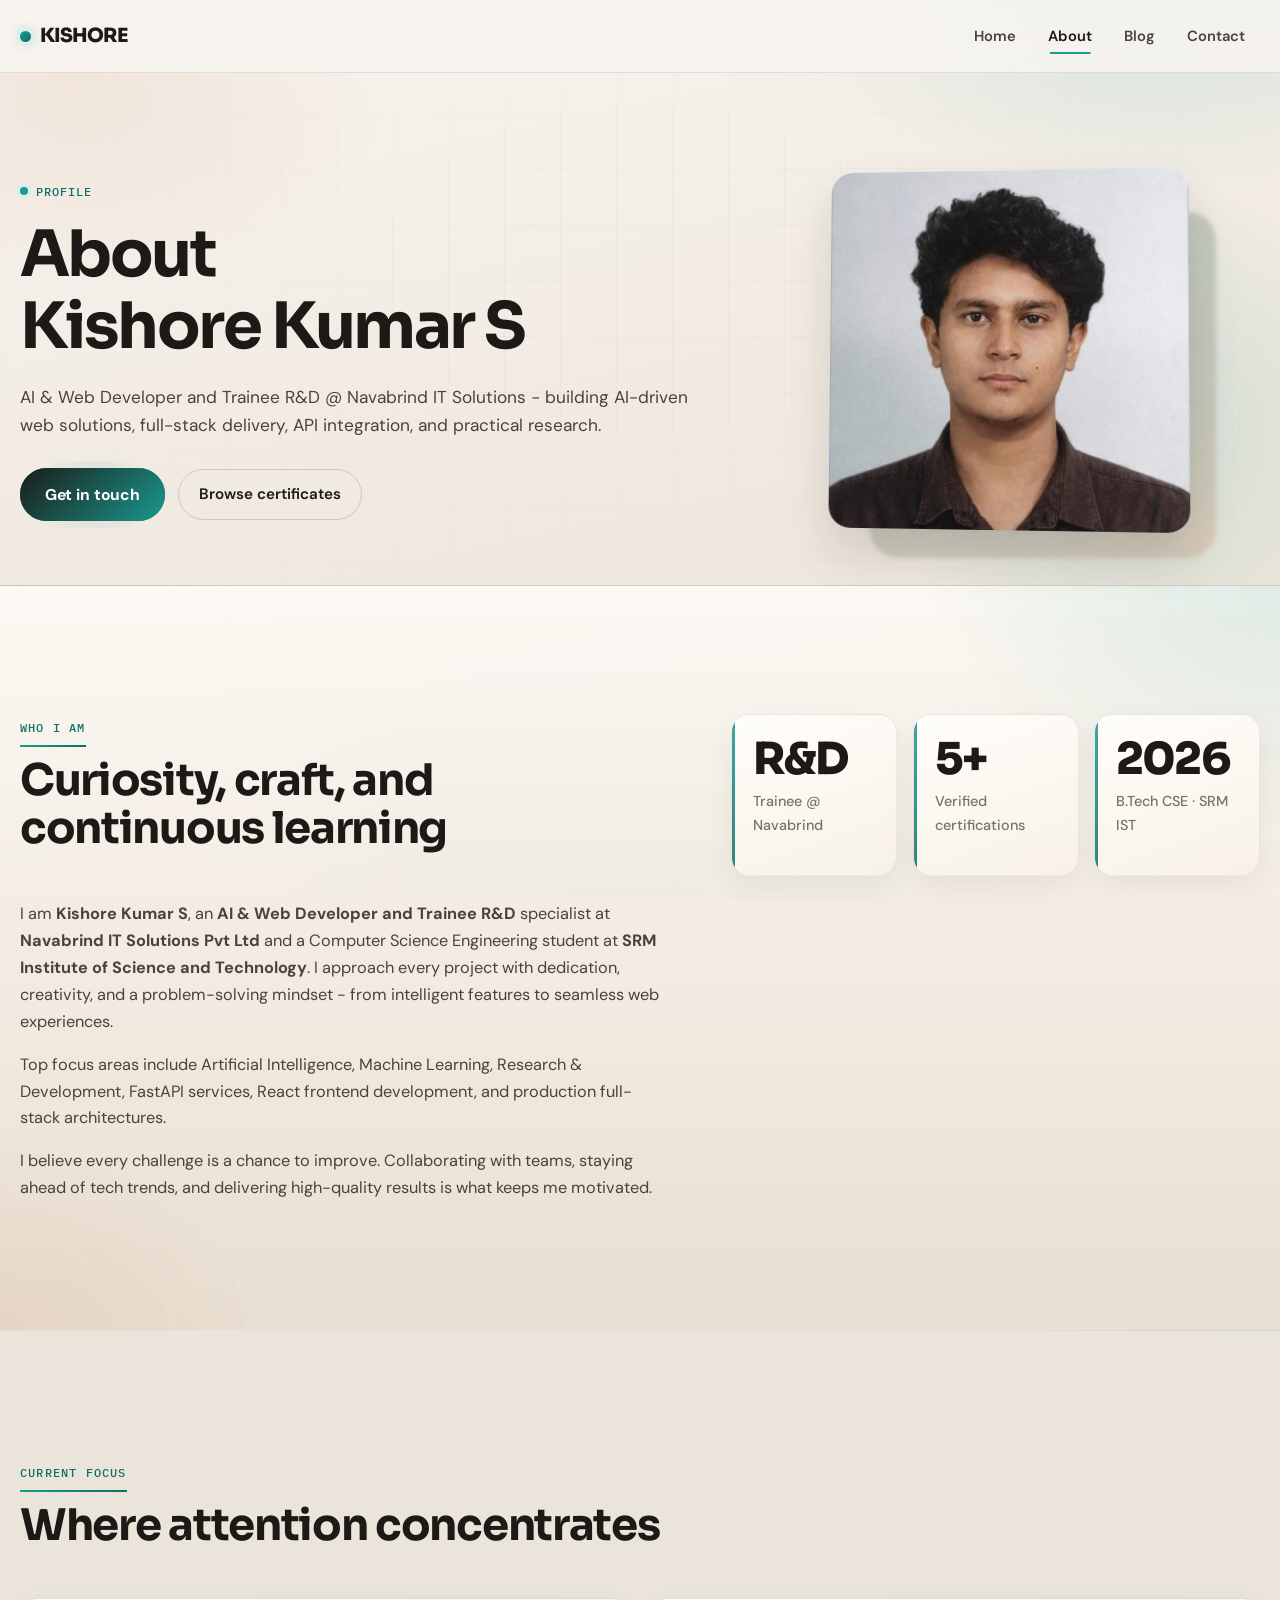
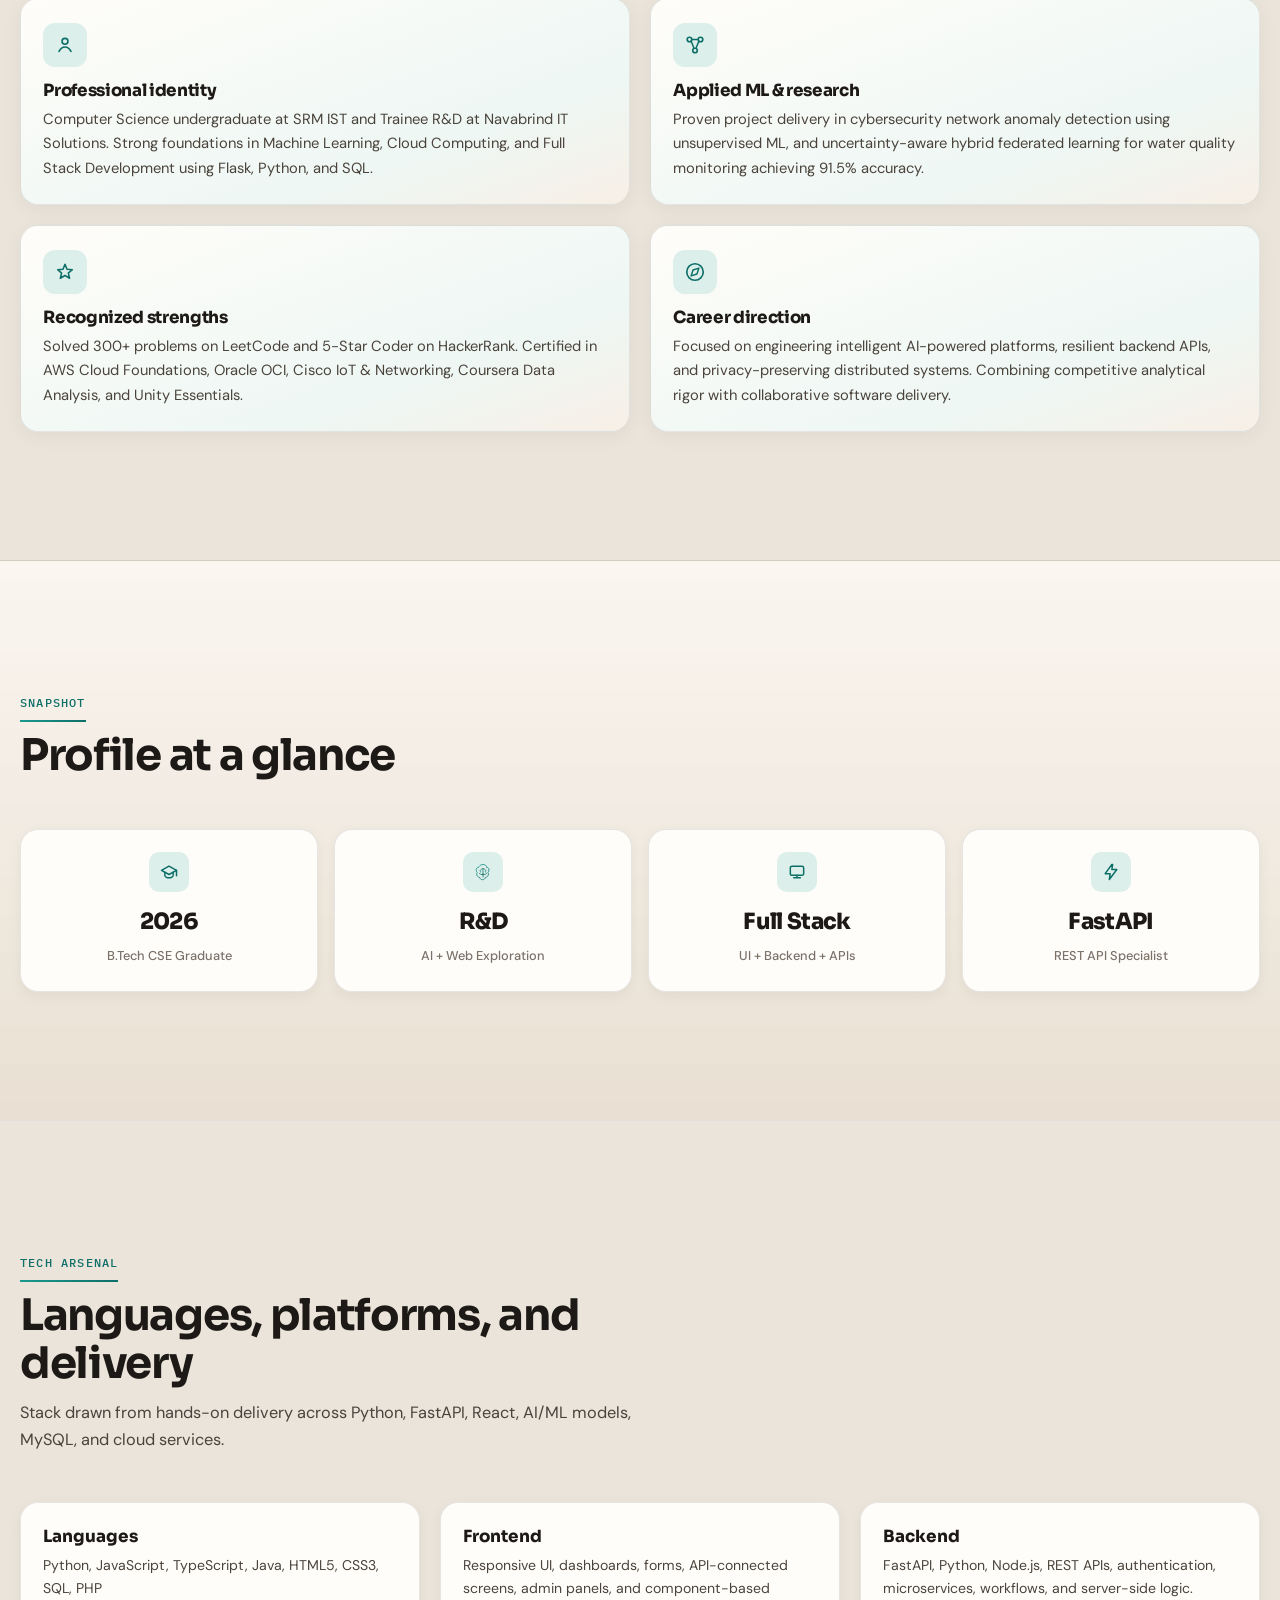
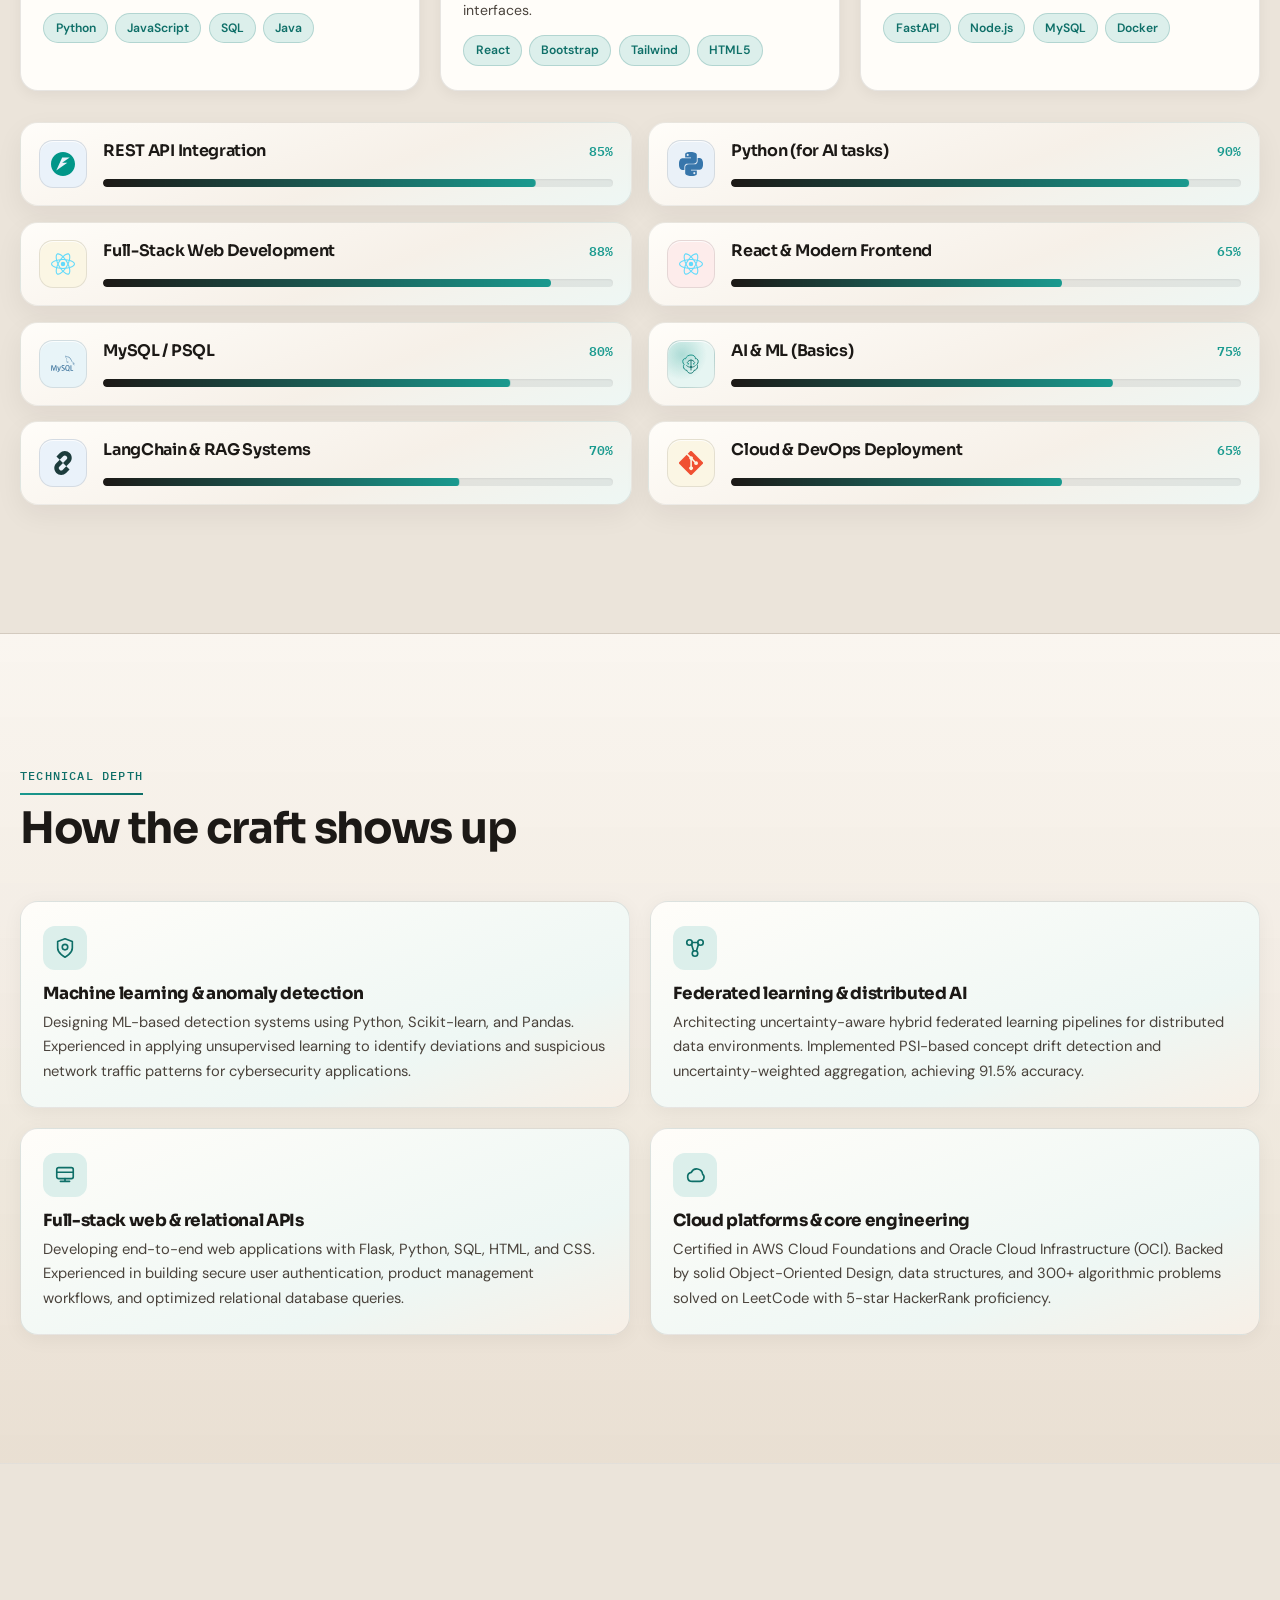
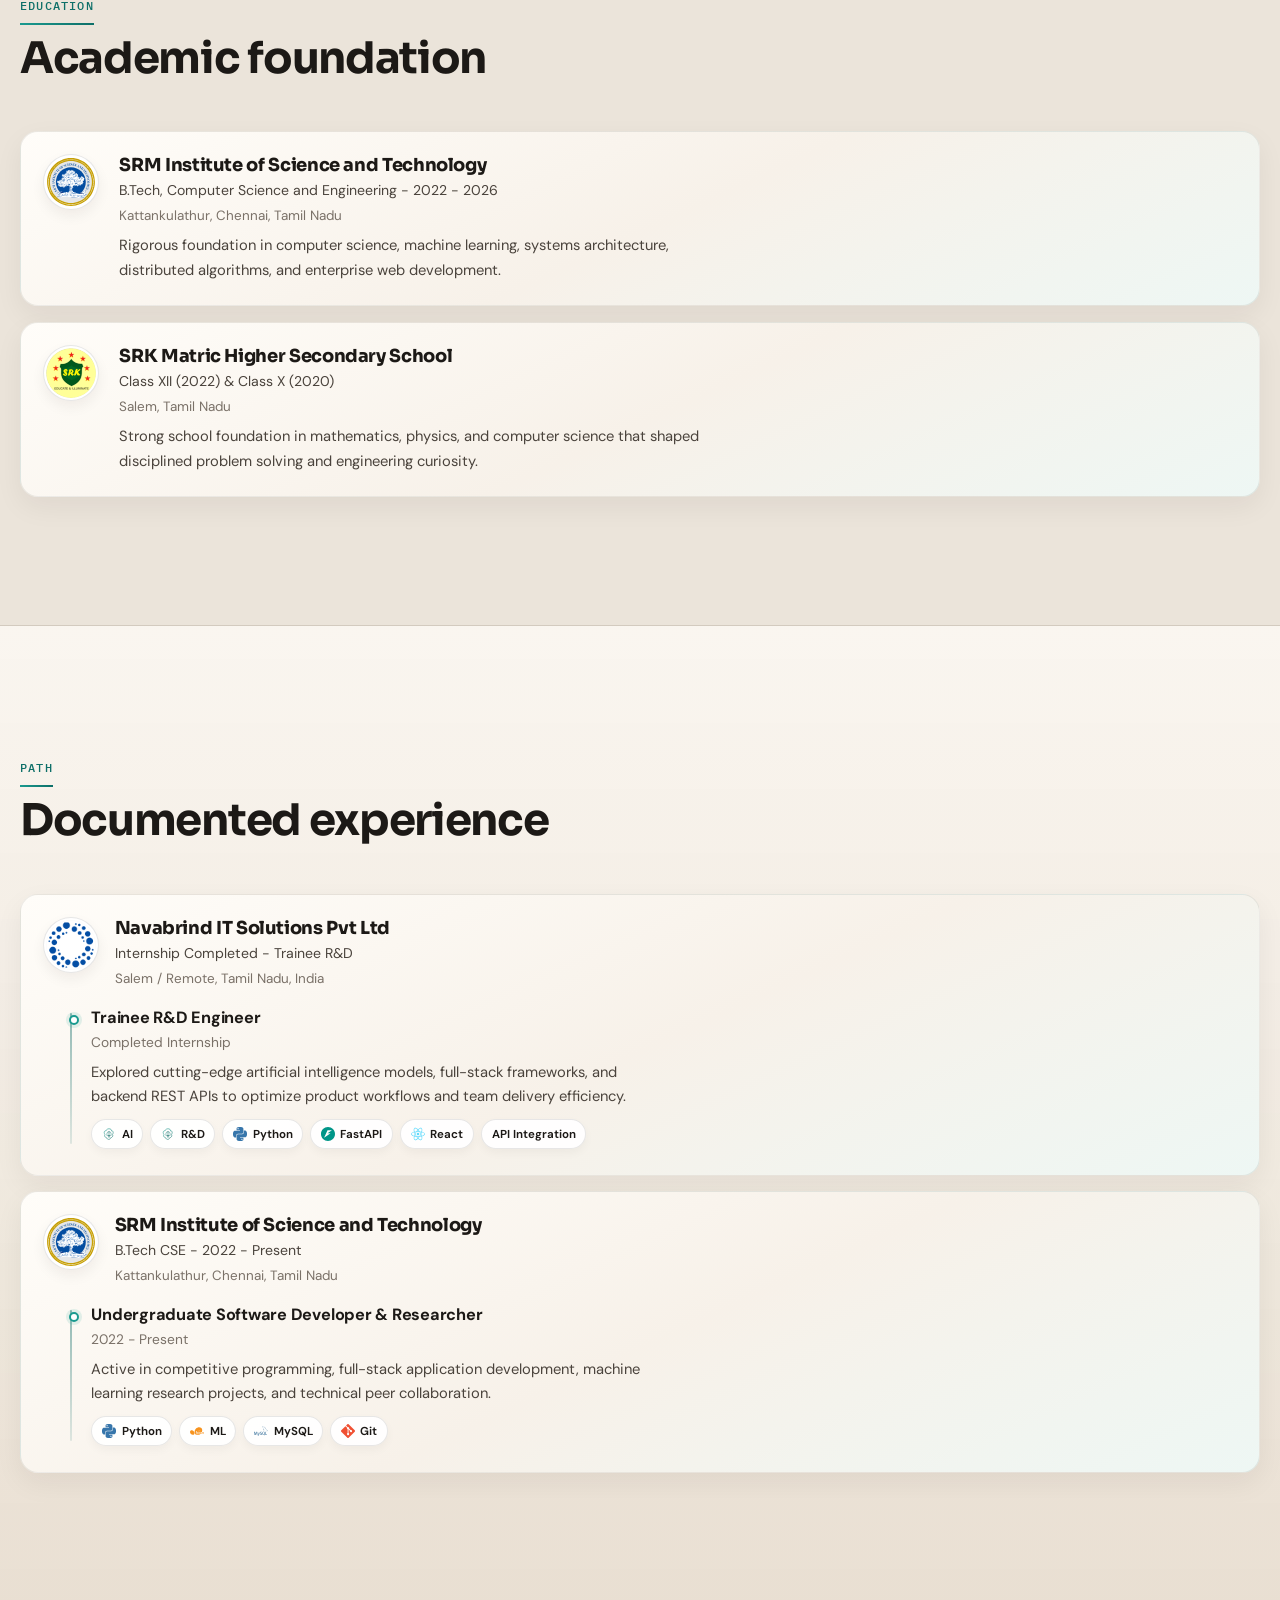
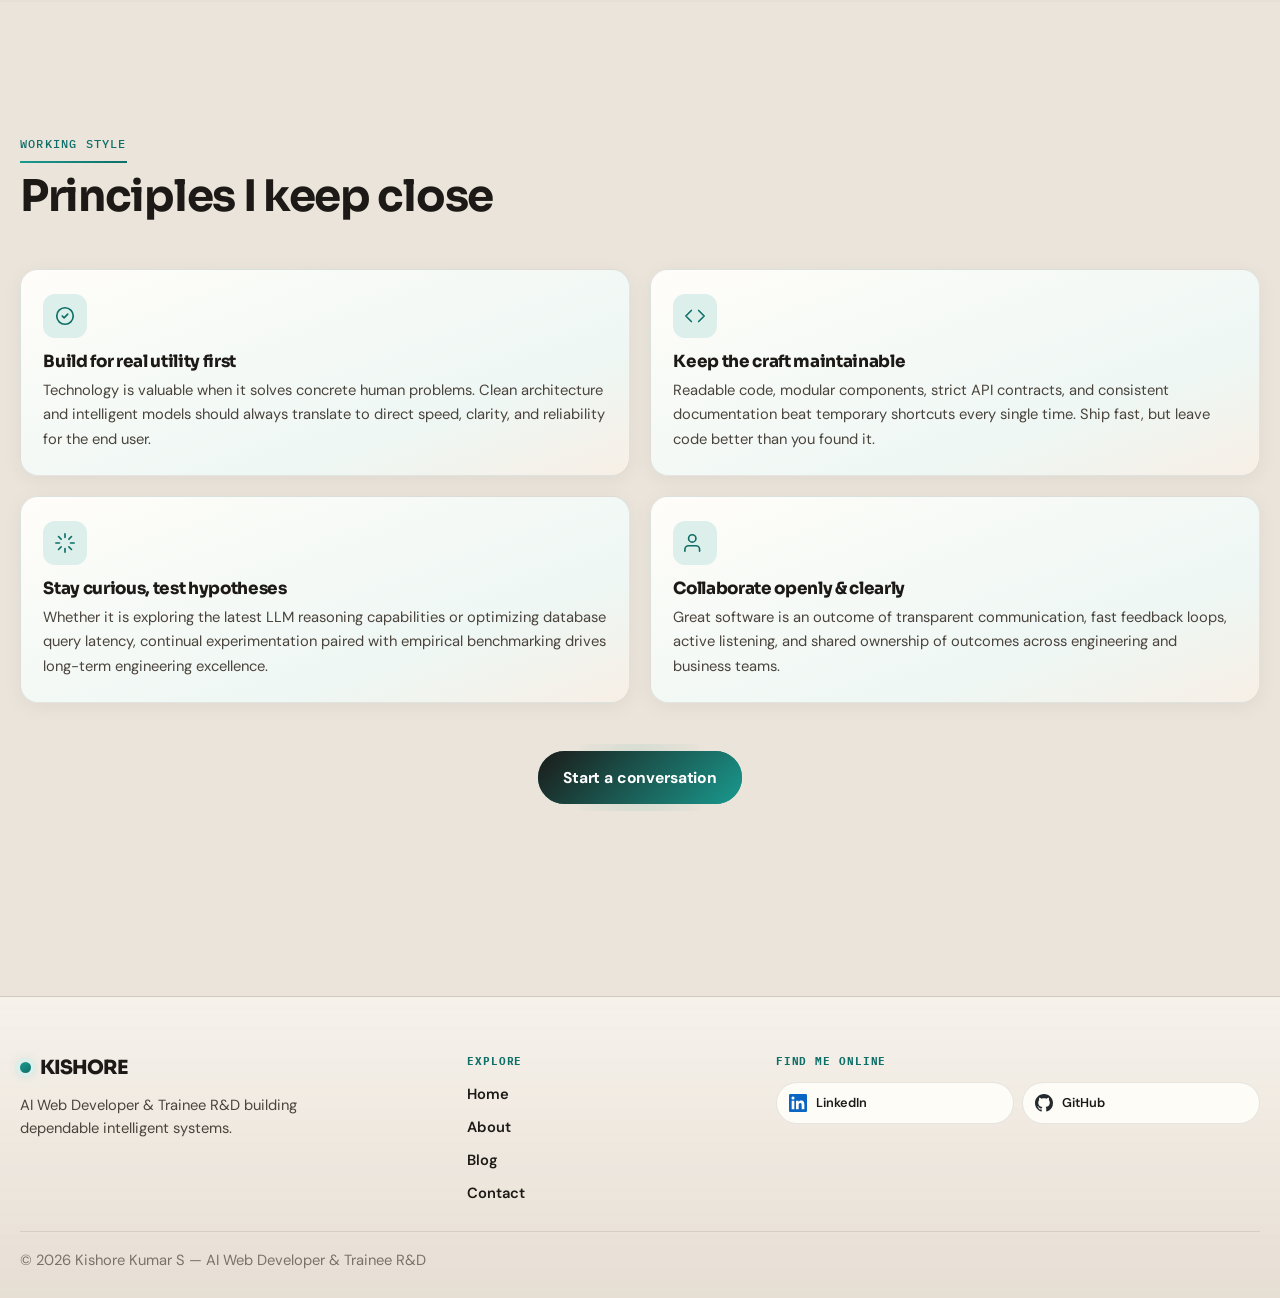
<file: about-us.html>
<!doctype html>
<html lang="en">
<head>
  <meta charset="utf-8">
  <meta name="viewport" content="width=device-width, initial-scale=1">
  <meta name="description" content="About Kishore Kumar S - AI Developer, Full Stack Engineer & Trainee R&D @ Navabrind IT Solutions. Computer Science Engineer passionate about building AI-driven solutions.">
  <link rel="icon" href="img/rfavicon.png" type="image/png">
  <title>About - Kishore Kumar S</title>
  <link href="https://cdn.jsdelivr.net/npm/bootstrap@5.3.3/dist/css/bootstrap.min.css" rel="stylesheet">
  <link rel="stylesheet" href="assets/css/portfolio.css?v=29">
  <link rel="stylesheet" href="assets/css/motion.css?v=30">
</head>
<body>
  <div class="scroll-progress" data-scroll-progress aria-hidden="true"></div>
  <div class="cursor-glow" data-cursor-glow aria-hidden="true"></div>

  <!-- SITE HEADER -->
  <header class="site-header" data-site-header>
    <nav class="navbar navbar-expand-lg">
      <div class="nav-shell">
        <a class="brand-mark navbar-brand" href="index.html"><span>KISHORE</span></a>
        <button class="navbar-toggler" type="button" data-bs-toggle="collapse" data-bs-target="#primaryNav" aria-controls="primaryNav" aria-expanded="false" aria-label="Toggle navigation">
          <span class="navbar-toggler-icon"></span>
        </button>
        <div class="collapse navbar-collapse" id="primaryNav">
          <div class="nav-track-host" data-nav-track>
            <span class="nav-indicator" data-nav-indicator aria-hidden="true"></span>
            <ul class="nav-track">
              <li><a class="nav-link" href="index.html">Home</a></li>
              <li><a class="nav-link is-active" href="about.html" aria-current="page">About</a></li>
              <li><a class="nav-link" href="blog.html">Blog</a></li>
              <li><a class="nav-link" href="contact.html">Contact</a></li>
            </ul>
          </div>
        </div>
      </div>
    </nav>
  </header>

  <main>
    <!-- PAGE HERO -->
    <section class="page-hero is-hero-ready" data-hero>
      <div class="site-wrap about-hero-grid">
        <div>
          <p class="hero-kicker">Profile</p>
          <h1 class="hero-title" style="font-size:clamp(2.4rem,5.5vw,4rem)" aria-label="About Kishore Kumar S">
            <span class="reveal-line" style="--order:0"><span class="reveal-line__inner">About</span></span>
            <span class="reveal-line" style="--order:1"><span class="reveal-line__inner">Kishore Kumar S</span></span>
          </h1>
          <p class="hero-lead" style="max-width:42rem">
            AI &amp; Web Developer and Trainee R&amp;D @ Navabrind IT Solutions - building
            AI-driven web solutions, full-stack delivery, API integration, and practical research.
          </p>
          <div class="hero-actions">
            <a class="btn-magnet" href="contact.html">
              <span class="btn-magnet__label">Get in touch</span>
            </a>
            <a class="btn-ghost" href="index.html#credentials">Browse certificates</a>
          </div>
        </div>
        <div class="about-portrait" data-reveal="scale" style="--order:1">
          <div class="about-portrait__glow" aria-hidden="true"></div>
          <div class="about-portrait__frame">
            <img src="img/kishore-portrait.jpg" alt="Professional portrait of Kishore Kumar S" width="640" height="800">
          </div>
        </div>
      </div>
    </section>

    <!-- WHO I AM -->
    <section class="section section-band section-band--depth">
      <div class="site-wrap">
        <div class="about-grid">
          <div data-reveal style="--order:0">
            <header class="section-head">
              <p class="section-eyebrow">Who I am</p>
              <h2 class="section-title">Curiosity, craft, and continuous learning</h2>
            </header>
            <div class="bio-text">
              <p>
                I am <strong>Kishore Kumar S</strong>, an <strong>AI &amp; Web Developer and Trainee R&amp;D</strong> specialist at
                <strong>Navabrind IT Solutions Pvt Ltd</strong> and a Computer Science Engineering student at
                <strong>SRM Institute of Science and Technology</strong>. I approach every project with dedication,
                creativity, and a problem-solving mindset - from intelligent features to seamless web experiences.
              </p>
              <p>
                Top focus areas include Artificial Intelligence, Machine Learning, Research &amp; Development,
                FastAPI services, React frontend development, and production full-stack architectures.
              </p>
              <p>
                I believe every challenge is a chance to improve. Collaborating with teams, staying ahead of
                tech trends, and delivering high-quality results is what keeps me motivated.
              </p>
            </div>
          </div>

          <div>
            <div class="metric-grid">
              <article class="metric-card" data-reveal data-lift style="--order:0">
                <div class="metric-value">R&amp;D</div>
                <p class="metric-label">Trainee @ Navabrind</p>
              </article>
              <article class="metric-card" data-reveal data-lift style="--order:1">
                <div class="metric-value">5+</div>
                <p class="metric-label">Verified certifications</p>
              </article>
              <article class="metric-card" data-reveal data-lift style="--order:2">
                <div class="metric-value">2026</div>
                <p class="metric-label">B.Tech CSE · SRM IST</p>
              </article>
            </div>
          </div>
        </div>
      </div>
    </section>

    <!-- CURRENT FOCUS (Screenshot 9 top) -->
    <section class="section">
      <div class="site-wrap">
        <header class="section-head" data-reveal style="--order:0">
          <p class="section-eyebrow">Current focus</p>
          <h2 class="section-title">Where attention concentrates</h2>
        </header>
        <div class="story-grid">
          <article class="story-card" data-reveal data-lift style="--order:0">
            <div class="story-card__icon" aria-hidden="true">
              <svg viewBox="0 0 24 24" fill="none"><circle cx="12" cy="8" r="3.2" stroke="currentColor" stroke-width="1.8"/><path d="M5.5 19c1.6-3.2 4-4.8 6.5-4.8S16.9 15.8 18.5 19" stroke="currentColor" stroke-width="1.8" stroke-linecap="round"/></svg>
            </div>
            <h3>Professional identity</h3>
            <p>
              Computer Science undergraduate at SRM IST and Trainee R&amp;D at Navabrind IT Solutions.
              Strong foundations in Machine Learning, Cloud Computing, and Full Stack Development using Flask, Python, and SQL.
            </p>
          </article>
          <article class="story-card" data-reveal data-lift style="--order:1">
            <div class="story-card__icon" aria-hidden="true">
              <svg viewBox="0 0 24 24" fill="none"><circle cx="6" cy="6" r="2.5" stroke="currentColor" stroke-width="1.8"/><circle cx="18" cy="6" r="2.5" stroke="currentColor" stroke-width="1.8"/><circle cx="12" cy="18" r="2.5" stroke="currentColor" stroke-width="1.8"/><path d="m7.8 7.8 3 7.4M16.2 7.8l-3 7.4M8.5 6h7" stroke="currentColor" stroke-width="1.6" stroke-linecap="round"/></svg>
            </div>
            <h3>Applied ML &amp; research</h3>
            <p>
              Proven project delivery in cybersecurity network anomaly detection using unsupervised ML,
              and uncertainty-aware hybrid federated learning for water quality monitoring achieving 91.5% accuracy.
            </p>
          </article>
          <article class="story-card" data-reveal data-lift style="--order:2">
            <div class="story-card__icon" aria-hidden="true">
              <svg viewBox="0 0 24 24" fill="none"><path d="M12 3.5 14.2 9l5.8.5-4.4 3.7 1.4 5.6L12 15.8 6.9 18.8l1.4-5.6L4 9.5 9.8 9 12 3.5Z" stroke="currentColor" stroke-width="1.7" stroke-linejoin="round"/></svg>
            </div>
            <h3>Recognized strengths</h3>
            <p>
              Solved 300+ problems on LeetCode and 5-Star Coder on HackerRank. Certified in AWS Cloud Foundations,
              Oracle OCI, Cisco IoT &amp; Networking, Coursera Data Analysis, and Unity Essentials.
            </p>
          </article>
          <article class="story-card" data-reveal data-lift style="--order:3">
            <div class="story-card__icon" aria-hidden="true">
              <svg viewBox="0 0 24 24" fill="none"><circle cx="12" cy="12" r="9" stroke="currentColor" stroke-width="1.8"/><polygon points="16.24 7.76 14.12 14.12 7.76 16.24 9.88 9.88 16.24 7.76" stroke="currentColor" stroke-width="1.6" stroke-linejoin="round"/></svg>
            </div>
            <h3>Career direction</h3>
            <p>
              Focused on engineering intelligent AI-powered platforms, resilient backend APIs, and privacy-preserving distributed systems.
              Combining competitive analytical rigor with collaborative software delivery.
            </p>
          </article>
        </div>
      </div>
    </section>

    <!-- SNAPSHOT (Screenshot 9 bottom) -->
    <section class="section section-band">
      <div class="site-wrap">
        <header class="section-head" data-reveal style="--order:0">
          <p class="section-eyebrow">Snapshot</p>
          <h2 class="section-title">Profile at a glance</h2>
        </header>
        <div class="snapshot-row" data-reveal style="--order:1">
          <div class="snapshot-item">
            <div class="snapshot-item__glyph" aria-hidden="true">
              <svg viewBox="0 0 24 24" fill="none"><path d="m3 10 9-5 9 5-9 5-9-5Z" stroke="currentColor" stroke-width="1.8" stroke-linejoin="round"/><path d="M7 12.2V16c0 1.5 2.2 3 5 3s5-1.5 5-3v-3.8M21 10v6.5" stroke="currentColor" stroke-width="1.8" stroke-linecap="round"/></svg>
            </div>
            <strong>2026</strong>
            <span>B.Tech CSE Graduate</span>
          </div>
          <div class="snapshot-item">
            <div class="snapshot-item__glyph" aria-hidden="true">
              <img src="assets/img/ai-brain.svg" alt="" width="20" height="20">
            </div>
            <strong>R&amp;D</strong>
            <span>AI + Web Exploration</span>
          </div>
          <div class="snapshot-item">
            <div class="snapshot-item__glyph" aria-hidden="true">
              <svg viewBox="0 0 24 24" fill="none"><rect x="4" y="5" width="16" height="11" rx="2" stroke="currentColor" stroke-width="1.8"/><path d="M8 19h8M12 16v3" stroke="currentColor" stroke-width="1.8" stroke-linecap="round"/></svg>
            </div>
            <strong>Full Stack</strong>
            <span>UI + Backend + APIs</span>
          </div>
          <div class="snapshot-item">
            <div class="snapshot-item__glyph" aria-hidden="true">
              <svg viewBox="0 0 24 24" fill="none"><path d="M13 3 5 14h6l-1 7 9-12h-6l1-6Z" stroke="currentColor" stroke-width="1.8" stroke-linejoin="round"/></svg>
            </div>
            <strong>FastAPI</strong>
            <span>REST API Specialist</span>
          </div>
        </div>
      </div>
    </section>

    <!-- TECH ARSENAL -->
    <section class="section" id="skills">
      <div class="site-wrap">
        <header class="section-head" data-reveal style="--order:0">
          <p class="section-eyebrow">Tech arsenal</p>
          <h2 class="section-title">Languages, platforms, and delivery</h2>
          <p class="section-copy">
            Stack drawn from hands-on delivery across Python, FastAPI, React, AI/ML models, MySQL, and cloud services.
          </p>
        </header>

        <div class="arsenal-grid" style="margin-bottom:2rem">
          <article class="arsenal-card" data-reveal data-lift style="--order:0">
            <h3>Languages</h3>
            <p>Python, JavaScript, TypeScript, Java, HTML5, CSS3, SQL, PHP</p>
            <div class="tag-cloud">
              <span>Python</span><span>JavaScript</span><span>SQL</span><span>Java</span>
            </div>
          </article>
          <article class="arsenal-card" data-reveal data-lift style="--order:1">
            <h3>Frontend</h3>
            <p>Responsive UI, dashboards, forms, API-connected screens, admin panels, and component-based interfaces.</p>
            <div class="tag-cloud">
              <span>React</span><span>Bootstrap</span><span>Tailwind</span><span>HTML5</span>
            </div>
          </article>
          <article class="arsenal-card" data-reveal data-lift style="--order:2">
            <h3>Backend</h3>
            <p>FastAPI, Python, Node.js, REST APIs, authentication, microservices, workflows, and server-side logic.</p>
            <div class="tag-cloud">
              <span>FastAPI</span><span>Node.js</span><span>MySQL</span><span>Docker</span>
            </div>
          </article>
        </div>

        <div class="skill-stack">
          <div class="skill-row" data-skill="85" data-reveal style="--order:0">
            <div class="skill-icon skill-icon--api" aria-hidden="true"><img src="assets/img/icons/fastapi.svg" alt="" width="24" height="24"></div>
            <div class="skill-meta">
              <h3 class="skill-name">REST API Integration</h3>
              <span class="skill-badge" data-skill-badge>0%</span>
            </div>
            <div class="skill-track"><span class="skill-fill"></span></div>
          </div>
          <div class="skill-row" data-skill="90" data-reveal style="--order:1">
            <div class="skill-icon skill-icon--python" aria-hidden="true"><img src="assets/img/icons/python.svg" alt="" width="24" height="24"></div>
            <div class="skill-meta">
              <h3 class="skill-name">Python (for AI tasks)</h3>
              <span class="skill-badge" data-skill-badge>0%</span>
            </div>
            <div class="skill-track"><span class="skill-fill"></span></div>
          </div>
          <div class="skill-row" data-skill="88" data-reveal style="--order:2">
            <div class="skill-icon skill-icon--js" aria-hidden="true"><img src="assets/img/icons/react.svg" alt="" width="24" height="24"></div>
            <div class="skill-meta">
              <h3 class="skill-name">Full-Stack Web Development</h3>
              <span class="skill-badge" data-skill-badge>0%</span>
            </div>
            <div class="skill-track"><span class="skill-fill"></span></div>
          </div>
          <div class="skill-row" data-skill="65" data-reveal style="--order:3">
            <div class="skill-icon skill-icon--ci" aria-hidden="true"><img src="assets/img/icons/react.svg" alt="" width="24" height="24"></div>
            <div class="skill-meta">
              <h3 class="skill-name">React &amp; Modern Frontend</h3>
              <span class="skill-badge" data-skill-badge>0%</span>
            </div>
            <div class="skill-track"><span class="skill-fill"></span></div>
          </div>
          <div class="skill-row" data-skill="80" data-reveal style="--order:4">
            <div class="skill-icon skill-icon--db" aria-hidden="true"><img src="assets/img/icons/mysql.svg" alt="" width="24" height="24"></div>
            <div class="skill-meta">
              <h3 class="skill-name">MySQL / PSQL</h3>
              <span class="skill-badge" data-skill-badge>0%</span>
            </div>
            <div class="skill-track"><span class="skill-fill"></span></div>
          </div>
          <div class="skill-row" data-skill="75" data-reveal style="--order:5">
            <div class="skill-icon skill-icon--ai" aria-hidden="true"><img src="assets/img/ai-brain.svg" alt="" width="24" height="24"></div>
            <div class="skill-meta">
              <h3 class="skill-name">AI &amp; ML (Basics)</h3>
              <span class="skill-badge" data-skill-badge>0%</span>
            </div>
            <div class="skill-track"><span class="skill-fill"></span></div>
          </div>
          <div class="skill-row" data-skill="70" data-reveal style="--order:6">
            <div class="skill-icon skill-icon--api" aria-hidden="true"><img src="assets/img/icons/langchain.svg" alt="" width="24" height="24"></div>
            <div class="skill-meta">
              <h3 class="skill-name">LangChain &amp; RAG Systems</h3>
              <span class="skill-badge" data-skill-badge>0%</span>
            </div>
            <div class="skill-track"><span class="skill-fill"></span></div>
          </div>
          <div class="skill-row" data-skill="65" data-reveal style="--order:7">
            <div class="skill-icon skill-icon--js" aria-hidden="true"><img src="assets/img/icons/git.svg" alt="" width="24" height="24"></div>
            <div class="skill-meta">
              <h3 class="skill-name">Cloud &amp; DevOps Deployment</h3>
              <span class="skill-badge" data-skill-badge>0%</span>
            </div>
            <div class="skill-track"><span class="skill-fill"></span></div>
          </div>
        </div>
      </div>
    </section>

    <!-- TECHNICAL DEPTH -->
    <section class="section section-band">
      <div class="site-wrap">
        <header class="section-head" data-reveal style="--order:0">
          <p class="section-eyebrow">Technical depth</p>
          <h2 class="section-title">How the craft shows up</h2>
        </header>
        <div class="story-grid">
          <article class="story-card" data-reveal data-lift style="--order:0">
            <div class="story-card__icon" aria-hidden="true">
              <svg viewBox="0 0 24 24" fill="none"><path d="M12 22s8-4 8-10V5l-8-3-8 3v7c0 6 8 10 8 10Z" stroke="currentColor" stroke-width="1.8" stroke-linejoin="round"/><circle cx="12" cy="11" r="3" stroke="currentColor" stroke-width="1.8"/></svg>
            </div>
            <h3>Machine learning &amp; anomaly detection</h3>
            <p>
              Designing ML-based detection systems using Python, Scikit-learn, and Pandas.
              Experienced in applying unsupervised learning to identify deviations and suspicious network traffic patterns for cybersecurity applications.
            </p>
          </article>
          <article class="story-card" data-reveal data-lift style="--order:1">
            <div class="story-card__icon" aria-hidden="true">
              <svg viewBox="0 0 24 24" fill="none"><circle cx="6" cy="6" r="3" stroke="currentColor" stroke-width="1.8"/><circle cx="18" cy="6" r="3" stroke="currentColor" stroke-width="1.8"/><circle cx="12" cy="18" r="3" stroke="currentColor" stroke-width="1.8"/><path d="M8.2 7.8 10.5 15.5M15.8 7.8 13.5 15.5M9 6h6" stroke="currentColor" stroke-width="1.8" stroke-linecap="round"/></svg>
            </div>
            <h3>Federated learning &amp; distributed AI</h3>
            <p>
              Architecting uncertainty-aware hybrid federated learning pipelines for distributed data environments.
              Implemented PSI-based concept drift detection and uncertainty-weighted aggregation, achieving 91.5% accuracy.
            </p>
          </article>
          <article class="story-card" data-reveal data-lift style="--order:2">
            <div class="story-card__icon" aria-hidden="true">
              <svg viewBox="0 0 24 24" fill="none"><rect x="3" y="4" width="18" height="12" rx="2" stroke="currentColor" stroke-width="1.8"/><path d="M3 9h18M7 19h10M12 16v3" stroke="currentColor" stroke-width="1.8" stroke-linecap="round"/></svg>
            </div>
            <h3>Full-stack web &amp; relational APIs</h3>
            <p>
              Developing end-to-end web applications with Flask, Python, SQL, HTML, and CSS.
              Experienced in building secure user authentication, product management workflows, and optimized relational database queries.
            </p>
          </article>
          <article class="story-card" data-reveal data-lift style="--order:3">
            <div class="story-card__icon" aria-hidden="true">
              <svg viewBox="0 0 24 24" fill="none"><path d="M17.5 19H9a5 5 0 0 1-1-9.9 6.5 6.5 0 0 1 12.3 2A4.5 4.5 0 0 1 17.5 19Z" stroke="currentColor" stroke-width="1.8" stroke-linejoin="round"/></svg>
            </div>
            <h3>Cloud platforms &amp; core engineering</h3>
            <p>
              Certified in AWS Cloud Foundations and Oracle Cloud Infrastructure (OCI).
              Backed by solid Object-Oriented Design, data structures, and 300+ algorithmic problems solved on LeetCode with 5-star HackerRank proficiency.
            </p>
          </article>
        </div>
      </div>
    </section>

    <!-- EDUCATION (ACADEMIC FOUNDATION) - Screenshot 1: NO SCORES! -->
    <section class="section">
      <div class="site-wrap">
        <header class="section-head" data-reveal style="--order:0">
          <p class="section-eyebrow">Education</p>
          <h2 class="section-title">Academic foundation</h2>
        </header>
        <div class="exp-list">
          <!-- SRM IST -->
          <article class="exp-card" data-reveal data-lift style="--order:0">
            <div class="exp-simple">
              <img class="exp-logo exp-logo--round" src="img/orgs/srm.svg" alt="SRM Institute of Science and Technology" width="56" height="56">
              <div>
                <h3 class="exp-company">SRM Institute of Science and Technology</h3>
                <p class="exp-meta">B.Tech, Computer Science and Engineering - 2022 - 2026</p>
                <p class="exp-loc">Kattankulathur, Chennai, Tamil Nadu</p>
                <p class="exp-role__copy">
                  Rigorous foundation in computer science, machine learning, systems architecture,
                  distributed algorithms, and enterprise web development.
                </p>
              </div>
            </div>
          </article>

          <!-- SRK School - NO SCORES -->
          <article class="exp-card" data-reveal data-lift style="--order:1">
            <div class="exp-simple">
              <img class="exp-logo exp-logo--round" src="img/orgs/srk.svg" alt="SRK Matric Higher Secondary School" width="56" height="56">
              <div>
                <h3 class="exp-company">SRK Matric Higher Secondary School</h3>
                <p class="exp-meta">Class XII (2022) &amp; Class X (2020)</p>
                <p class="exp-loc">Salem, Tamil Nadu</p>
                <p class="exp-role__copy">
                  Strong school foundation in mathematics, physics, and computer science that shaped
                  disciplined problem solving and engineering curiosity.
                </p>
              </div>
            </div>
          </article>
        </div>
      </div>
    </section>

    <!-- PATH (DOCUMENTED EXPERIENCE) -->
    <section class="section section-band">
      <div class="site-wrap">
        <header class="section-head" data-reveal style="--order:0">
          <p class="section-eyebrow">Path</p>
          <h2 class="section-title">Documented experience</h2>
        </header>

        <div class="exp-list">
          <article class="exp-card" data-reveal data-lift style="--order:0">
            <div class="exp-card__head">
              <img class="exp-logo exp-logo--round" src="img/orgs/navabrind.svg" alt="Navabrind IT Solutions" width="56" height="56">
              <div>
                <h3 class="exp-company">Navabrind IT Solutions Pvt Ltd</h3>
                <p class="exp-meta">Internship Completed - Trainee R&amp;D</p>
                <p class="exp-loc">Salem / Remote, Tamil Nadu, India</p>
              </div>
            </div>
            <div class="exp-roles">
              <div class="exp-role">
                <h4 class="exp-role__title">Trainee R&amp;D Engineer</h4>
                <p class="exp-role__dates">Completed Internship</p>
                <p class="exp-role__copy">
                  Explored cutting-edge artificial intelligence models, full-stack frameworks,
                  and backend REST APIs to optimize product workflows and team delivery efficiency.
                </p>
                <div class="exp-skills">
                  <span class="exp-skill"><img src="assets/img/ai-brain.svg" alt="" width="16" height="16">AI</span>
                  <span class="exp-skill"><img src="assets/img/ai-brain.svg" alt="" width="16" height="16">R&amp;D</span>
                  <span class="exp-skill"><img src="assets/img/icons/python.svg" alt="" width="16" height="16">Python</span>
                  <span class="exp-skill"><img src="assets/img/icons/fastapi.svg" alt="" width="16" height="16">FastAPI</span>
                  <span class="exp-skill"><img src="assets/img/icons/react.svg" alt="" width="16" height="16">React</span>
                  <span class="exp-skill">API Integration</span>
                </div>
              </div>
            </div>
          </article>

          <article class="exp-card" data-reveal data-lift style="--order:1">
            <div class="exp-card__head">
              <img class="exp-logo exp-logo--round" src="img/orgs/srm.svg" alt="SRM Institute of Science and Technology" width="56" height="56">
              <div>
                <h3 class="exp-company">SRM Institute of Science and Technology</h3>
                <p class="exp-meta">B.Tech CSE - 2022 - Present</p>
                <p class="exp-loc">Kattankulathur, Chennai, Tamil Nadu</p>
              </div>
            </div>
            <div class="exp-roles">
              <div class="exp-role">
                <h4 class="exp-role__title">Undergraduate Software Developer &amp; Researcher</h4>
                <p class="exp-role__dates">2022 - Present</p>
                <p class="exp-role__copy">
                  Active in competitive programming, full-stack application development,
                  machine learning research projects, and technical peer collaboration.
                </p>
                <div class="exp-skills">
                  <span class="exp-skill"><img src="assets/img/icons/python.svg" alt="" width="16" height="16">Python</span>
                  <span class="exp-skill"><img src="assets/img/icons/scikitlearn.svg" alt="" width="16" height="16">ML</span>
                  <span class="exp-skill"><img src="assets/img/icons/mysql.svg" alt="" width="16" height="16">MySQL</span>
                  <span class="exp-skill"><img src="assets/img/icons/git.svg" alt="" width="16" height="16">Git</span>
                </div>
              </div>
            </div>
          </article>
        </div>
      </div>
    </section>

    <!-- WORKING STYLE (PRINCIPLES) -->
    <section class="section">
      <div class="site-wrap">
        <header class="section-head" data-reveal style="--order:0">
          <p class="section-eyebrow">Working style</p>
          <h2 class="section-title">Principles I keep close</h2>
        </header>

        <div class="story-grid">
          <article class="story-card" data-reveal data-lift style="--order:0">
            <div class="story-card__icon" aria-hidden="true">
              <svg viewBox="0 0 24 24" fill="none"><circle cx="12" cy="12" r="9" stroke="currentColor" stroke-width="1.8"/><path d="m9 12 2 2 4-4" stroke="currentColor" stroke-width="1.8" stroke-linecap="round" stroke-linejoin="round"/></svg>
            </div>
            <h3>Build for real utility first</h3>
            <p>
              Technology is valuable when it solves concrete human problems. Clean architecture and
              intelligent models should always translate to direct speed, clarity, and reliability for the end user.
            </p>
          </article>
          <article class="story-card" data-reveal data-lift style="--order:1">
            <div class="story-card__icon" aria-hidden="true">
              <svg viewBox="0 0 24 24" fill="none"><path d="M16 18l6-6-6-6M8 6l-6 6 6 6" stroke="currentColor" stroke-width="1.8" stroke-linecap="round" stroke-linejoin="round"/></svg>
            </div>
            <h3>Keep the craft maintainable</h3>
            <p>
              Readable code, modular components, strict API contracts, and consistent documentation
              beat temporary shortcuts every single time. Ship fast, but leave code better than you found it.
            </p>
          </article>
          <article class="story-card" data-reveal data-lift style="--order:2">
            <div class="story-card__icon" aria-hidden="true">
              <svg viewBox="0 0 24 24" fill="none"><path d="M12 2v4M12 18v4M4.93 4.93l2.83 2.83M16.24 16.24l2.83 2.83M2 12h4M18 12h4M4.93 19.07l2.83-2.83M16.24 7.76l2.83-2.83" stroke="currentColor" stroke-width="1.8" stroke-linecap="round"/></svg>
            </div>
            <h3>Stay curious, test hypotheses</h3>
            <p>
              Whether it is exploring the latest LLM reasoning capabilities or optimizing database query latency,
              continual experimentation paired with empirical benchmarking drives long-term engineering excellence.
            </p>
          </article>
          <article class="story-card" data-reveal data-lift style="--order:3">
            <div class="story-card__icon" aria-hidden="true">
              <svg viewBox="0 0 24 24" fill="none"><path d="M17 21v-2a4 4 0 0 0-4-4H5a4 4 0 0 0-4 4v2" stroke="currentColor" stroke-width="1.8" stroke-linecap="round"/><circle cx="9" cy="7" r="4" stroke="currentColor" stroke-width="1.8"/></svg>
            </div>
            <h3>Collaborate openly &amp; clearly</h3>
            <p>
              Great software is an outcome of transparent communication, fast feedback loops,
              active listening, and shared ownership of outcomes across engineering and business teams.
            </p>
          </article>
        </div>

        <div class="text-center mt-5" data-reveal style="--order:2">
          <a class="btn-magnet" href="contact.html">
            <span class="btn-magnet__label">Start a conversation</span>
          </a>
        </div>
      </div>
    </section>
  </main>

  <!-- SITE FOOTER -->
  <footer class="site-footer">
    <div class="footer-shell">
      <div class="footer-brand">
        <a class="brand-mark" href="index.html"><span>KISHORE</span></a>
        <p>AI Web Developer &amp; Trainee R&amp;D building dependable intelligent systems.</p>
      </div>
      <div class="footer-col">
        <p class="footer-label">Explore</p>
        <nav class="footer-nav" aria-label="Footer">
          <a href="index.html">Home</a>
          <a href="about.html">About</a>
          <a href="blog.html">Blog</a>
          <a href="contact.html">Contact</a>
        </nav>
      </div>
      <div class="footer-col footer-col--social">
        <p class="footer-label">Find me online</p>
        <div class="footer-social">
          <a class="social-chip" href="https://www.linkedin.com/in/kishore-kumar-s-332512379" target="_blank" rel="noopener noreferrer" aria-label="LinkedIn">
            <span class="social-chip__icon" aria-hidden="true">
              <svg xmlns="http://www.w3.org/2000/svg" viewBox="0 0 24 24" width="18" height="18" fill="#0A66C2"><path d="M20.447 20.452h-3.554v-5.569c0-1.328-.027-3.037-1.852-3.037-1.853 0-2.136 1.445-2.136 2.939v5.667H9.351V9h3.414v1.561h.046c.477-.9 1.637-1.85 3.37-1.85 3.601 0 4.267 2.37 4.267 5.455v6.286zM5.337 7.433a2.062 2.062 0 01-2.063-2.065 2.064 2.064 0 112.063 2.065zm1.782 13.019H3.555V9h3.564v11.452zM22.225 0H1.771C.792 0 0 .774 0 1.729v20.542C0 23.227.792 24 1.771 24h20.451C23.2 24 24 23.227 24 22.271V1.729C24 .774 23.2 0 22.222 0h.003z"/></svg>
            </span>
            LinkedIn
          </a>
          <a class="social-chip" href="https://github.com/kishore774477" target="_blank" rel="noopener noreferrer" aria-label="GitHub">
            <span class="social-chip__icon" aria-hidden="true">
              <svg xmlns="http://www.w3.org/2000/svg" viewBox="0 0 24 24" width="18" height="18" fill="#24292e"><path d="M12 0C5.37 0 0 5.37 0 12c0 5.31 3.435 9.795 8.205 11.385.6.105.825-.255.825-.57 0-.285-.015-1.23-.015-2.235-3.015.555-3.795-.735-4.035-1.41-.135-.345-.72-1.41-1.23-1.695-.42-.225-1.02-.78-.015-.795.945-.015 1.62.87 1.845 1.23 1.08 1.815 2.805 1.305 3.495.99.105-.78.42-1.305.765-1.605-2.67-.3-5.46-1.335-5.46-5.925 0-1.305.465-2.385 1.23-3.225-.12-.3-.54-1.53.12-3.18 0 0 1.005-.315 3.3 1.23.96-.27 1.98-.405 3-.405s2.04.135 3 .405c2.295-1.56 3.3-1.23 3.3-1.23.66 1.65.24 2.88.12 3.18.765.84 1.23 1.905 1.23 3.225 0 4.605-2.805 5.625-5.475 5.925.435.375.81 1.095.81 2.22 0 1.605-.015 2.895-.015 3.3 0 .315.225.69.825.57A12.02 12.02 0 0024 12c0-6.63-5.37-12-12-12z"/></svg>
            </span>
            GitHub
          </a>
        </div>
      </div>
    </div>
    <div class="footer-bar">
      <p>© <span id="year"></span> Kishore Kumar S — AI Web Developer &amp; Trainee R&amp;D</p>
    </div>
  </footer>

  <script src="https://cdn.jsdelivr.net/npm/bootstrap@5.3.3/dist/js/bootstrap.bundle.min.js"></script>
  <script src="assets/js/motion-engine.js?v=29"></script>
  <script>document.getElementById("year").textContent = new Date().getFullYear();</script>
</body>
</html>
</file>
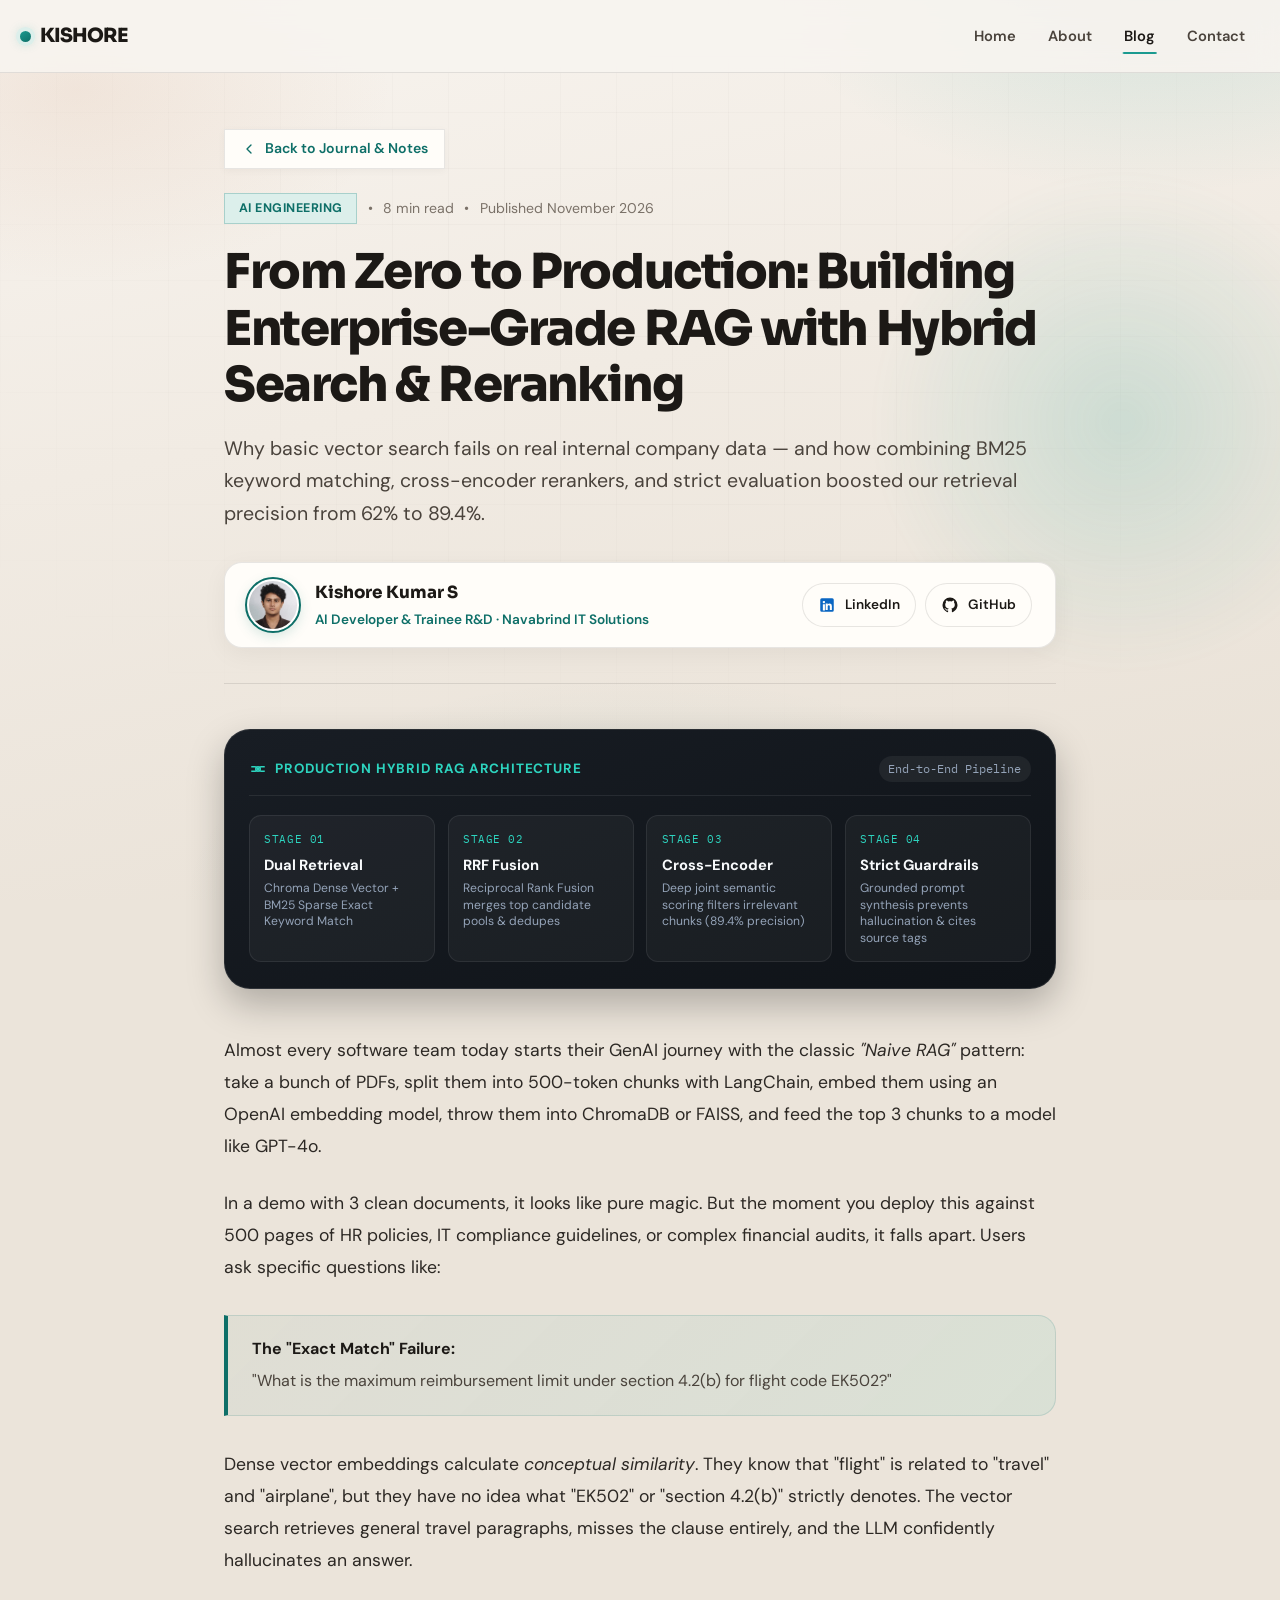
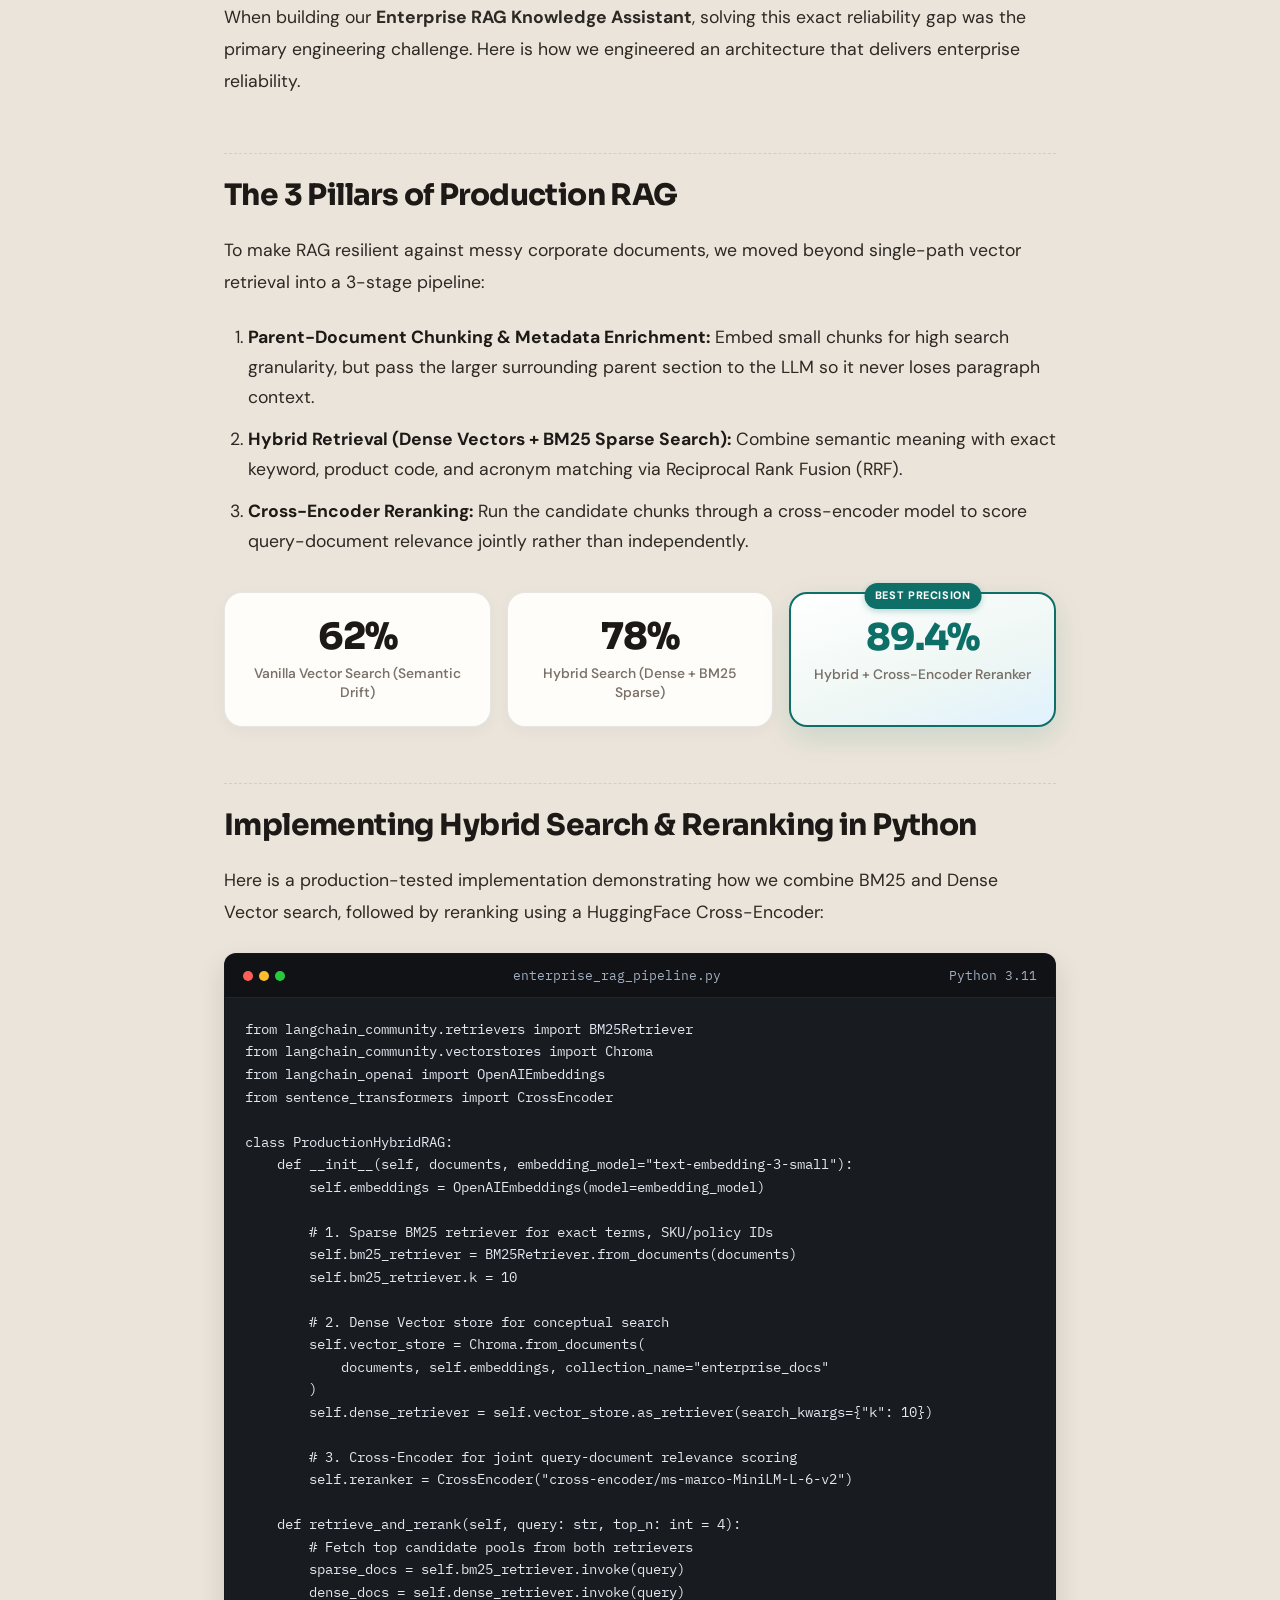
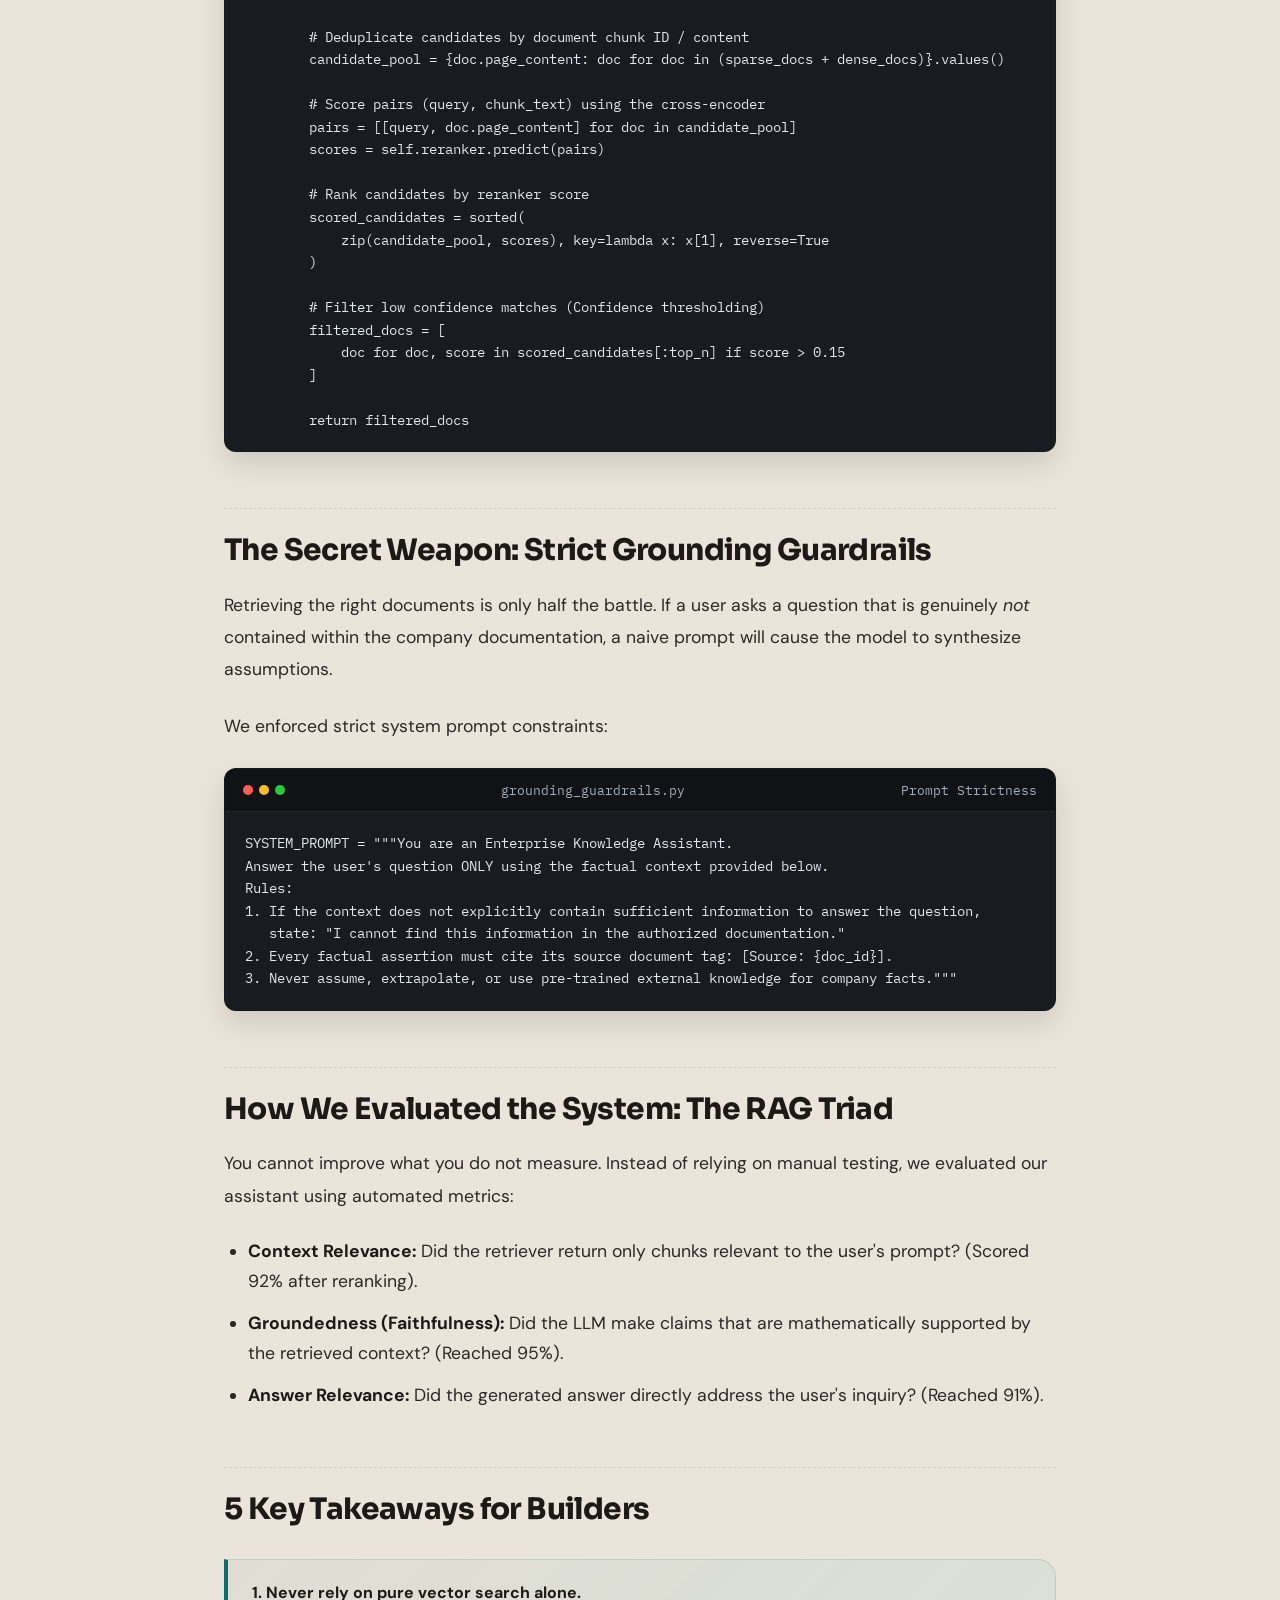
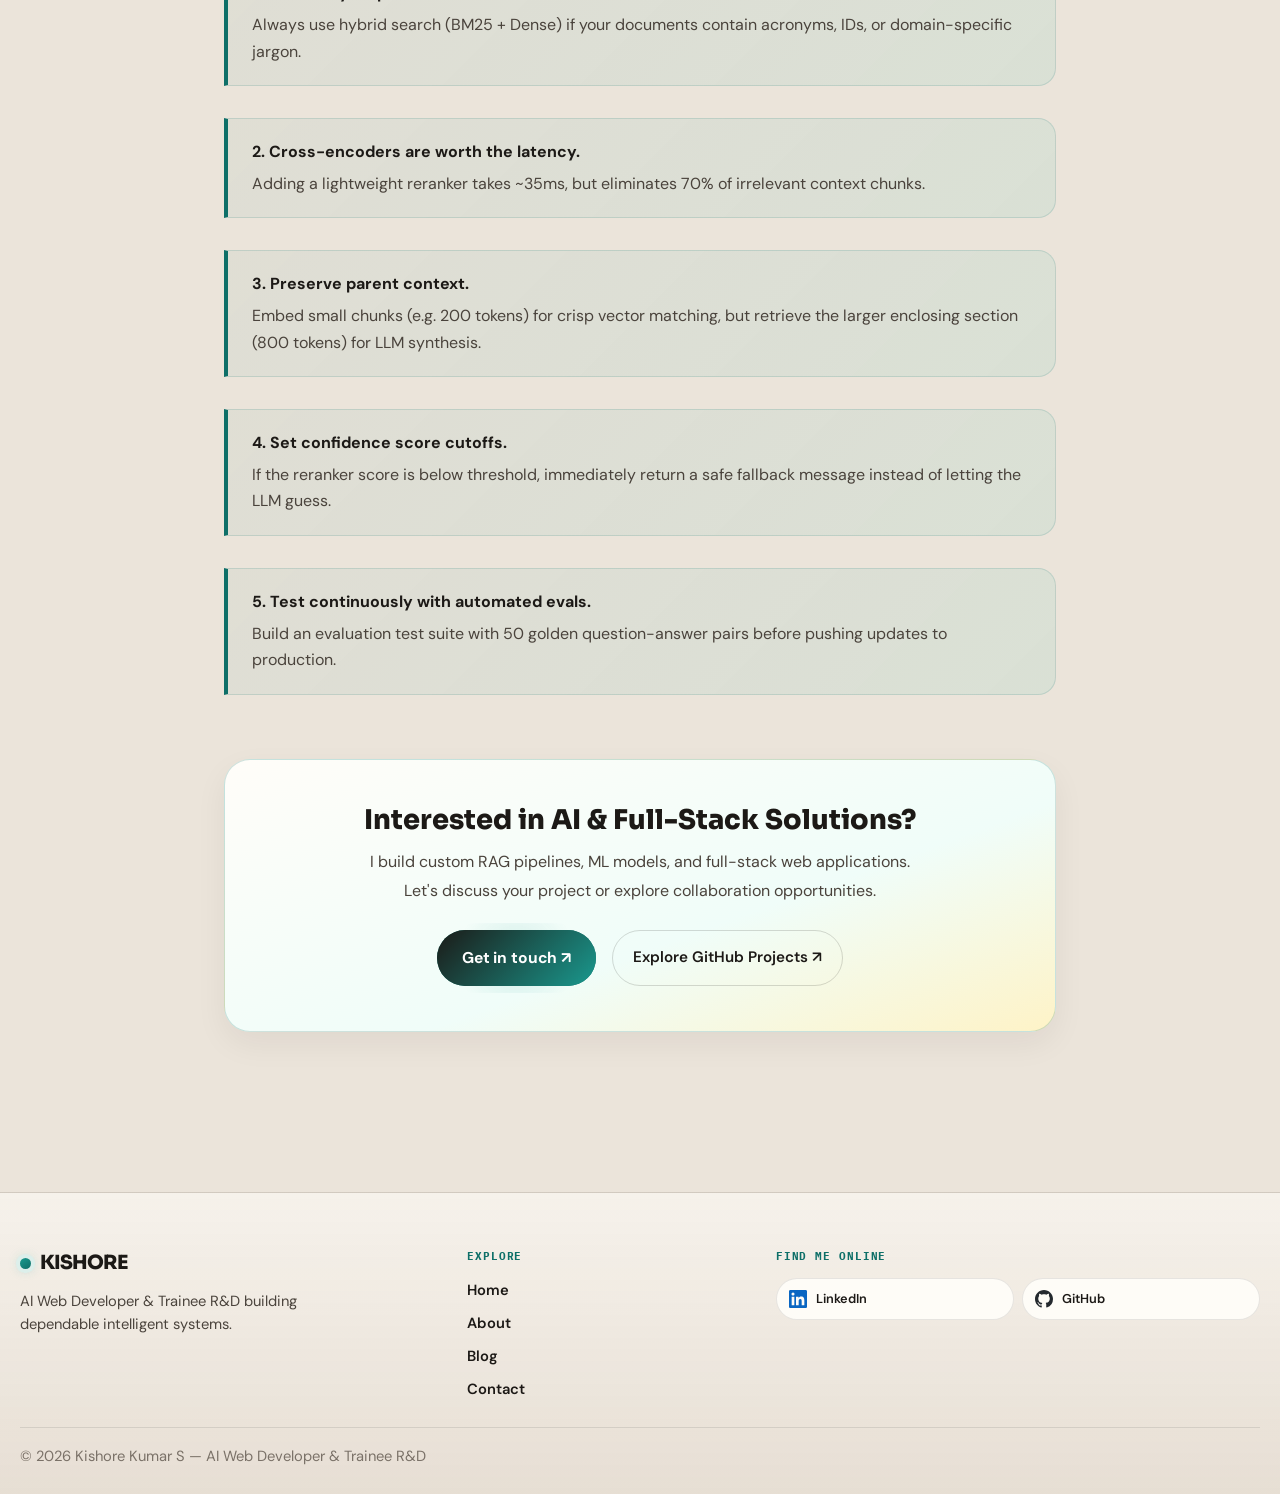
<file: blog-rag-production-guide.html>
<!doctype html>
<html lang="en">
<head>
  <meta charset="utf-8">
  <meta name="viewport" content="width=device-width, initial-scale=1">
  <meta name="description" content="From Zero to Production: Building Enterprise-Grade RAG with Hybrid Search, Reranking & Guardrails by Kishore Kumar S.">
  <link rel="icon" href="img/rfavicon.png" type="image/png">
  <title>Building Enterprise RAG in Production – Kishore Kumar S</title>
  <link href="https://cdn.jsdelivr.net/npm/bootstrap@5.3.3/dist/css/bootstrap.min.css" rel="stylesheet">
  <link rel="preconnect" href="https://fonts.googleapis.com">
  <link rel="preconnect" href="https://fonts.gstatic.com" crossorigin>
  <link href="https://fonts.googleapis.com/css2?family=Fira+Code:wght@400;500;600&family=Inter:wght@400;500;600;700;800;900&family=Plus+Jakarta+Sans:wght@600;700;800&display=swap" rel="stylesheet">
  <link rel="stylesheet" href="assets/css/portfolio.css?v=29">
  <link rel="stylesheet" href="assets/css/motion.css?v=30">
</head>
<body>
  <div class="scroll-progress" data-scroll-progress aria-hidden="true"></div>
  <div class="cursor-glow" data-cursor-glow aria-hidden="true"></div>

  <!-- ═══ HEADER ═══ -->
  <header class="site-header" data-site-header>
    <nav class="navbar navbar-expand-lg">
      <div class="nav-shell">
        <a class="brand-mark navbar-brand" href="index.html"><span>KISHORE</span></a>
        <button class="navbar-toggler" type="button" data-bs-toggle="collapse" data-bs-target="#primaryNav" aria-controls="primaryNav" aria-expanded="false" aria-label="Toggle navigation">
          <span class="navbar-toggler-icon"></span>
        </button>
        <div class="collapse navbar-collapse" id="primaryNav">
          <div class="nav-track-host" data-nav-track>
            <span class="nav-indicator" data-nav-indicator aria-hidden="true"></span>
            <ul class="nav-track">
              <li><a class="nav-link" href="index.html">Home</a></li>
              <li><a class="nav-link" href="about.html">About</a></li>
              <li><a class="nav-link is-active" href="blog.html" aria-current="page">Blog</a></li>
              <li><a class="nav-link" href="contact.html">Contact</a></li>
            </ul>
          </div>
        </div>
      </div>
    </nav>
  </header>

  <main>
    <article class="article-wrap">
      <!-- ═══ ARTICLE HEADER ═══ -->
      <header class="article-header">
        <div>
          <a href="blog.html" class="article-back-link">
            <svg viewBox="0 0 24 24" fill="none" stroke="currentColor" stroke-width="2" stroke-linecap="round" stroke-linejoin="round"><path d="m15 18-6-6 6-6"/></svg>
            Back to Journal &amp; Notes
          </a>
        </div>
        <div class="article-meta">
          <span class="article-tag">AI Engineering</span>
          <span>•</span>
          <span>8 min read</span>
          <span>•</span>
          <span>Published November 2026</span>
        </div>
        <h1 class="article-title">
          From Zero to Production: Building Enterprise-Grade RAG with Hybrid Search &amp; Reranking
        </h1>
        <p class="article-subtitle">
          Why basic vector search fails on real internal company data — and how combining BM25 keyword matching, cross-encoder rerankers, and strict evaluation boosted our retrieval precision from 62% to 89.4%.
        </p>

        <!-- Compact, polished author bar -->
        <div class="article-author-bar">
          <div class="article-author-left">
            <img src="img/kishore-portrait.jpg" alt="Kishore Kumar S" class="article-author-avatar">
            <div class="article-author-info">
              <span class="article-author-name">Kishore Kumar S</span>
              <span class="article-author-role">AI Developer &amp; Trainee R&amp;D · Navabrind IT Solutions</span>
            </div>
          </div>
          <div class="article-author-actions">
            <a class="social-chip" href="https://www.linkedin.com/in/kishore-kumar-s-332512379" target="_blank" rel="noopener noreferrer" aria-label="LinkedIn">
              <span class="social-chip__icon" aria-hidden="true">
                <svg width="16" height="16" viewBox="0 0 24 24" fill="#0A66C2"><path d="M19 3a2 2 0 0 1 2 2v14a2 2 0 0 1-2 2H5a2 2 0 0 1-2-2V5a2 2 0 0 1 2-2h14m-.5 15.5v-5.3a3.26 3.26 0 0 0-3.26-3.26c-.85 0-1.84.52-2.28 1.3v-1.11h-2.79v8.37h2.79v-4.93c0-.77.62-1.4 1.39-1.4a1.4 1.4 0 0 1 1.4 1.4v4.93h2.75M6.46 10.9v8.37H9.25V10.9H6.46M7.86 6.5a1.63 1.63 0 0 0-1.63 1.63c0 .9.73 1.63 1.63 1.63s1.63-.73 1.63-1.63c0-.9-.73-1.63-1.63-1.63Z"/></svg>
              </span>
              LinkedIn
            </a>
            <a class="social-chip" href="https://github.com/kishore774477" target="_blank" rel="noopener noreferrer" aria-label="GitHub">
              <span class="social-chip__icon" aria-hidden="true">
                <svg width="16" height="16" viewBox="0 0 24 24" fill="currentColor"><path d="M12 2A10 10 0 0 0 2 12c0 4.42 2.87 8.17 6.84 9.5.5.08.66-.23.66-.5v-1.69c-2.77.6-3.36-1.34-3.36-1.34-.46-1.16-1.11-1.47-1.11-1.47-.91-.62.07-.6.07-.6 1 .07 1.53 1.03 1.53 1.03.87 1.52 2.34 1.07 2.91.83.1-.65.35-1.09.63-1.34-2.22-.25-4.55-1.11-4.55-4.92 0-1.11.38-2 1.03-2.71-.1-.25-.45-1.29.1-2.64 0 0 .84-.27 2.75 1.02.79-.22 1.65-.33 2.5-.33.85 0 1.71.11 2.5.33 1.91-1.29 2.75-1.02 2.75-1.02.55 1.35.2 2.39.1 2.64.65.71 1.03 1.6 1.03 2.71 0 3.82-2.34 4.66-4.57 4.91.36.31.69.92.69 1.85V21c0 .27.16.59.67.5C19.14 20.16 22 16.42 22 12A10 10 0 0 0 12 2z"/></svg>
              </span>
              GitHub
            </a>
          </div>
        </div>
      </header>

      <!-- Architecture Pipeline Visual -->
      <section class="architecture-flow" aria-label="RAG Architecture Diagram">
        <div class="architecture-flow__header">
          <div class="architecture-flow__title">
            <svg width="18" height="18" viewBox="0 0 24 24" fill="none" stroke="currentColor" stroke-width="2"><circle cx="12" cy="12" r="3"/><path d="M3 9h6M15 9h6M3 15h6M15 15h6M9 9l3 3-3 3M15 9l-3 3 3 3"/></svg>
            Production Hybrid RAG Architecture
          </div>
          <span class="architecture-flow__pill">End-to-End Pipeline</span>
        </div>
        <div class="architecture-flow__pipeline">
          <div class="pipeline-node">
            <div class="pipeline-node__step">Stage 01</div>
            <div class="pipeline-node__label">Dual Retrieval</div>
            <div class="pipeline-node__desc">Chroma Dense Vector + BM25 Sparse Exact Keyword Match</div>
          </div>
          <div class="pipeline-node">
            <div class="pipeline-node__step">Stage 02</div>
            <div class="pipeline-node__label">RRF Fusion</div>
            <div class="pipeline-node__desc">Reciprocal Rank Fusion merges top candidate pools &amp; dedupes</div>
          </div>
          <div class="pipeline-node">
            <div class="pipeline-node__step">Stage 03</div>
            <div class="pipeline-node__label">Cross-Encoder</div>
            <div class="pipeline-node__desc">Deep joint semantic scoring filters irrelevant chunks (89.4% precision)</div>
          </div>
          <div class="pipeline-node">
            <div class="pipeline-node__step">Stage 04</div>
            <div class="pipeline-node__label">Strict Guardrails</div>
            <div class="pipeline-node__desc">Grounded prompt synthesis prevents hallucination &amp; cites source tags</div>
          </div>
        </div>
      </section>

      <!-- ═══ ARTICLE CONTENT ═══ -->
      <div class="article-content">
        <p>
          Almost every software team today starts their GenAI journey with the classic <em>"Naive RAG"</em> pattern: take a bunch of PDFs, split them into 500-token chunks with LangChain, embed them using an OpenAI embedding model, throw them into ChromaDB or FAISS, and feed the top 3 chunks to a model like GPT-4o.
        </p>

        <p>
          In a demo with 3 clean documents, it looks like pure magic. But the moment you deploy this against 500 pages of HR policies, IT compliance guidelines, or complex financial audits, it falls apart. Users ask specific questions like:
        </p>

        <blockquote class="article-callout">
          <strong>The "Exact Match" Failure:</strong>
          "What is the maximum reimbursement limit under section 4.2(b) for flight code EK502?"
        </blockquote>

        <p>
          Dense vector embeddings calculate <em>conceptual similarity</em>. They know that "flight" is related to "travel" and "airplane", but they have no idea what "EK502" or "section 4.2(b)" strictly denotes. The vector search retrieves general travel paragraphs, misses the clause entirely, and the LLM confidently hallucinates an answer.
        </p>

        <p>
          When building our <strong>Enterprise RAG Knowledge Assistant</strong>, solving this exact reliability gap was the primary engineering challenge. Here is how we engineered an architecture that delivers enterprise reliability.
        </p>

        <h2>The 3 Pillars of Production RAG</h2>

        <p>
          To make RAG resilient against messy corporate documents, we moved beyond single-path vector retrieval into a 3-stage pipeline:
        </p>

        <ol>
          <li><strong>Parent-Document Chunking &amp; Metadata Enrichment:</strong> Embed small chunks for high search granularity, but pass the larger surrounding parent section to the LLM so it never loses paragraph context.</li>
          <li><strong>Hybrid Retrieval (Dense Vectors + BM25 Sparse Search):</strong> Combine semantic meaning with exact keyword, product code, and acronym matching via Reciprocal Rank Fusion (RRF).</li>
          <li><strong>Cross-Encoder Reranking:</strong> Run the candidate chunks through a cross-encoder model to score query-document relevance jointly rather than independently.</li>
        </ol>

        <div class="stat-comparison-grid">
          <div class="stat-comparison-card">
            <div class="stat-val">62%</div>
            <div class="stat-lbl">Vanilla Vector Search (Semantic Drift)</div>
          </div>
          <div class="stat-comparison-card">
            <div class="stat-val">78%</div>
            <div class="stat-lbl">Hybrid Search (Dense + BM25 Sparse)</div>
          </div>
          <div class="stat-comparison-card highlight">
            <div class="stat-val">89.4%</div>
            <div class="stat-lbl">Hybrid + Cross-Encoder Reranker</div>
          </div>
        </div>

        <h2>Implementing Hybrid Search &amp; Reranking in Python</h2>

        <p>
          Here is a production-tested implementation demonstrating how we combine BM25 and Dense Vector search, followed by reranking using a HuggingFace Cross-Encoder:
        </p>

        <div class="code-block">
          <div class="code-header">
            <div class="code-dots">
              <span class="dot dot--red"></span>
              <span class="dot dot--yellow"></span>
              <span class="dot dot--green"></span>
            </div>
            <span>enterprise_rag_pipeline.py</span>
            <span>Python 3.11</span>
          </div>
          <pre><code>from langchain_community.retrievers import BM25Retriever
from langchain_community.vectorstores import Chroma
from langchain_openai import OpenAIEmbeddings
from sentence_transformers import CrossEncoder

class ProductionHybridRAG:
    def __init__(self, documents, embedding_model="text-embedding-3-small"):
        self.embeddings = OpenAIEmbeddings(model=embedding_model)
        
        # 1. Sparse BM25 retriever for exact terms, SKU/policy IDs
        self.bm25_retriever = BM25Retriever.from_documents(documents)
        self.bm25_retriever.k = 10

        # 2. Dense Vector store for conceptual search
        self.vector_store = Chroma.from_documents(
            documents, self.embeddings, collection_name="enterprise_docs"
        )
        self.dense_retriever = self.vector_store.as_retriever(search_kwargs={"k": 10})

        # 3. Cross-Encoder for joint query-document relevance scoring
        self.reranker = CrossEncoder("cross-encoder/ms-marco-MiniLM-L-6-v2")

    def retrieve_and_rerank(self, query: str, top_n: int = 4):
        # Fetch top candidate pools from both retrievers
        sparse_docs = self.bm25_retriever.invoke(query)
        dense_docs = self.dense_retriever.invoke(query)

        # Deduplicate candidates by document chunk ID / content
        candidate_pool = {doc.page_content: doc for doc in (sparse_docs + dense_docs)}.values()

        # Score pairs (query, chunk_text) using the cross-encoder
        pairs = [[query, doc.page_content] for doc in candidate_pool]
        scores = self.reranker.predict(pairs)

        # Rank candidates by reranker score
        scored_candidates = sorted(
            zip(candidate_pool, scores), key=lambda x: x[1], reverse=True
        )

        # Filter low confidence matches (Confidence thresholding)
        filtered_docs = [
            doc for doc, score in scored_candidates[:top_n] if score > 0.15
        ]

        return filtered_docs</code></pre>
        </div>

        <h2>The Secret Weapon: Strict Grounding Guardrails</h2>

        <p>
          Retrieving the right documents is only half the battle. If a user asks a question that is genuinely <em>not</em> contained within the company documentation, a naive prompt will cause the model to synthesize assumptions.
        </p>

        <p>
          We enforced strict system prompt constraints:
        </p>

        <div class="code-block">
          <div class="code-header">
            <div class="code-dots">
              <span class="dot dot--red"></span>
              <span class="dot dot--yellow"></span>
              <span class="dot dot--green"></span>
            </div>
            <span>grounding_guardrails.py</span>
            <span>Prompt Strictness</span>
          </div>
          <pre><code>SYSTEM_PROMPT = """You are an Enterprise Knowledge Assistant.
Answer the user's question ONLY using the factual context provided below.
Rules:
1. If the context does not explicitly contain sufficient information to answer the question, 
   state: "I cannot find this information in the authorized documentation."
2. Every factual assertion must cite its source document tag: [Source: {doc_id}].
3. Never assume, extrapolate, or use pre-trained external knowledge for company facts."""</code></pre>
        </div>

        <h2>How We Evaluated the System: The RAG Triad</h2>

        <p>
          You cannot improve what you do not measure. Instead of relying on manual testing, we evaluated our assistant using automated metrics:
        </p>

        <ul>
          <li><strong>Context Relevance:</strong> Did the retriever return only chunks relevant to the user's prompt? (Scored 92% after reranking).</li>
          <li><strong>Groundedness (Faithfulness):</strong> Did the LLM make claims that are mathematically supported by the retrieved context? (Reached 95%).</li>
          <li><strong>Answer Relevance:</strong> Did the generated answer directly address the user's inquiry? (Reached 91%).</li>
        </ul>

        <h2>5 Key Takeaways for Builders</h2>

        <div class="article-callout">
          <strong>1. Never rely on pure vector search alone.</strong>
          Always use hybrid search (BM25 + Dense) if your documents contain acronyms, IDs, or domain-specific jargon.
        </div>

        <div class="article-callout">
          <strong>2. Cross-encoders are worth the latency.</strong>
          Adding a lightweight reranker takes ~35ms, but eliminates 70% of irrelevant context chunks.
        </div>

        <div class="article-callout">
          <strong>3. Preserve parent context.</strong>
          Embed small chunks (e.g. 200 tokens) for crisp vector matching, but retrieve the larger enclosing section (800 tokens) for LLM synthesis.
        </div>

        <div class="article-callout">
          <strong>4. Set confidence score cutoffs.</strong>
          If the reranker score is below threshold, immediately return a safe fallback message instead of letting the LLM guess.
        </div>

        <div class="article-callout">
          <strong>5. Test continuously with automated evals.</strong>
          Build an evaluation test suite with 50 golden question-answer pairs before pushing updates to production.
        </div>

        <!-- End-of-post CTA Card -->
        <div class="article-cta-box">
          <h3>Interested in AI &amp; Full-Stack Solutions?</h3>
          <p>
            I build custom RAG pipelines, ML models, and full-stack web applications. Let's discuss your project or explore collaboration opportunities.
          </p>
          <div style="display:flex;gap:1rem;justify-content:center;flex-wrap:wrap;">
            <a href="contact.html" class="btn-magnet">
              <span class="btn-magnet__label">Get in touch ↗</span>
            </a>
            <a href="https://github.com/kishore774477" target="_blank" rel="noopener noreferrer" class="btn-ghost">
              Explore GitHub Projects ↗
            </a>
          </div>
        </div>
      </div>
    </article>
  </main>

  <!-- SITE FOOTER -->
  <footer class="site-footer">
    <div class="footer-shell">
      <div class="footer-brand">
        <a class="brand-mark" href="index.html"><span>KISHORE</span></a>
        <p>AI Web Developer &amp; Trainee R&amp;D building dependable intelligent systems.</p>
      </div>
      <div class="footer-col">
        <p class="footer-label">Explore</p>
        <nav class="footer-nav" aria-label="Footer">
          <a href="index.html">Home</a>
          <a href="about.html">About</a>
          <a href="blog.html">Blog</a>
          <a href="contact.html">Contact</a>
        </nav>
      </div>
      <div class="footer-col footer-col--social">
        <p class="footer-label">Find me online</p>
        <div class="footer-social">
          <a class="social-chip" href="https://www.linkedin.com/in/kishore-kumar-s-332512379" target="_blank" rel="noopener noreferrer" aria-label="LinkedIn">
            <span class="social-chip__icon" aria-hidden="true">
              <svg xmlns="http://www.w3.org/2000/svg" viewBox="0 0 24 24" width="18" height="18" fill="#0A66C2"><path d="M20.447 20.452h-3.554v-5.569c0-1.328-.027-3.037-1.852-3.037-1.853 0-2.136 1.445-2.136 2.939v5.667H9.351V9h3.414v1.561h.046c.477-.9 1.637-1.85 3.37-1.85 3.601 0 4.267 2.37 4.267 5.455v6.286zM5.337 7.433a2.062 2.062 0 01-2.063-2.065 2.064 2.064 0 112.063 2.065zm1.782 13.019H3.555V9h3.564v11.452zM22.225 0H1.771C.792 0 0 .774 0 1.729v20.542C0 23.227.792 24 1.771 24h20.451C23.2 24 24 23.227 24 22.271V1.729C24 .774 23.2 0 22.222 0h.003z"/></svg>
            </span>
            LinkedIn
          </a>
          <a class="social-chip" href="https://github.com/kishore774477" target="_blank" rel="noopener noreferrer" aria-label="GitHub">
            <span class="social-chip__icon" aria-hidden="true">
              <svg xmlns="http://www.w3.org/2000/svg" viewBox="0 0 24 24" width="18" height="18" fill="#24292e"><path d="M12 0C5.37 0 0 5.37 0 12c0 5.31 3.435 9.795 8.205 11.385.6.105.825-.255.825-.57 0-.285-.015-1.23-.015-2.235-3.015.555-3.795-.735-4.035-1.41-.135-.345-.72-1.41-1.23-1.695-.42-.225-1.02-.78-.015-.795.945-.015 1.62.87 1.845 1.23 1.08 1.815 2.805 1.305 3.495.99.105-.78.42-1.305.765-1.605-2.67-.3-5.46-1.335-5.46-5.925 0-1.305.465-2.385 1.23-3.225-.12-.3-.54-1.53.12-3.18 0 0 1.005-.315 3.3 1.23.96-.27 1.98-.405 3-.405s2.04.135 3 .405c2.295-1.56 3.3-1.23 3.3-1.23.66 1.65.24 2.88.12 3.18.765.84 1.23 1.905 1.23 3.225 0 4.605-2.805 5.625-5.475 5.925.435.375.81 1.095.81 2.22 0 1.605-.015 2.895-.015 3.3 0 .315.225.69.825.57A12.02 12.02 0 0024 12c0-6.63-5.37-12-12-12z"/></svg>
            </span>
            GitHub
          </a>
        </div>
      </div>
    </div>
    <div class="footer-bar">
      <p>© <span id="year"></span> Kishore Kumar S — AI Web Developer &amp; Trainee R&amp;D</p>
    </div>
  </footer>

  <script src="https://cdn.jsdelivr.net/npm/bootstrap@5.3.3/dist/js/bootstrap.bundle.min.js"></script>
  <script src="assets/js/motion-engine.js?v=29"></script>
  <script>document.getElementById("year").textContent = new Date().getFullYear();</script>
</body>
</html>
</file>
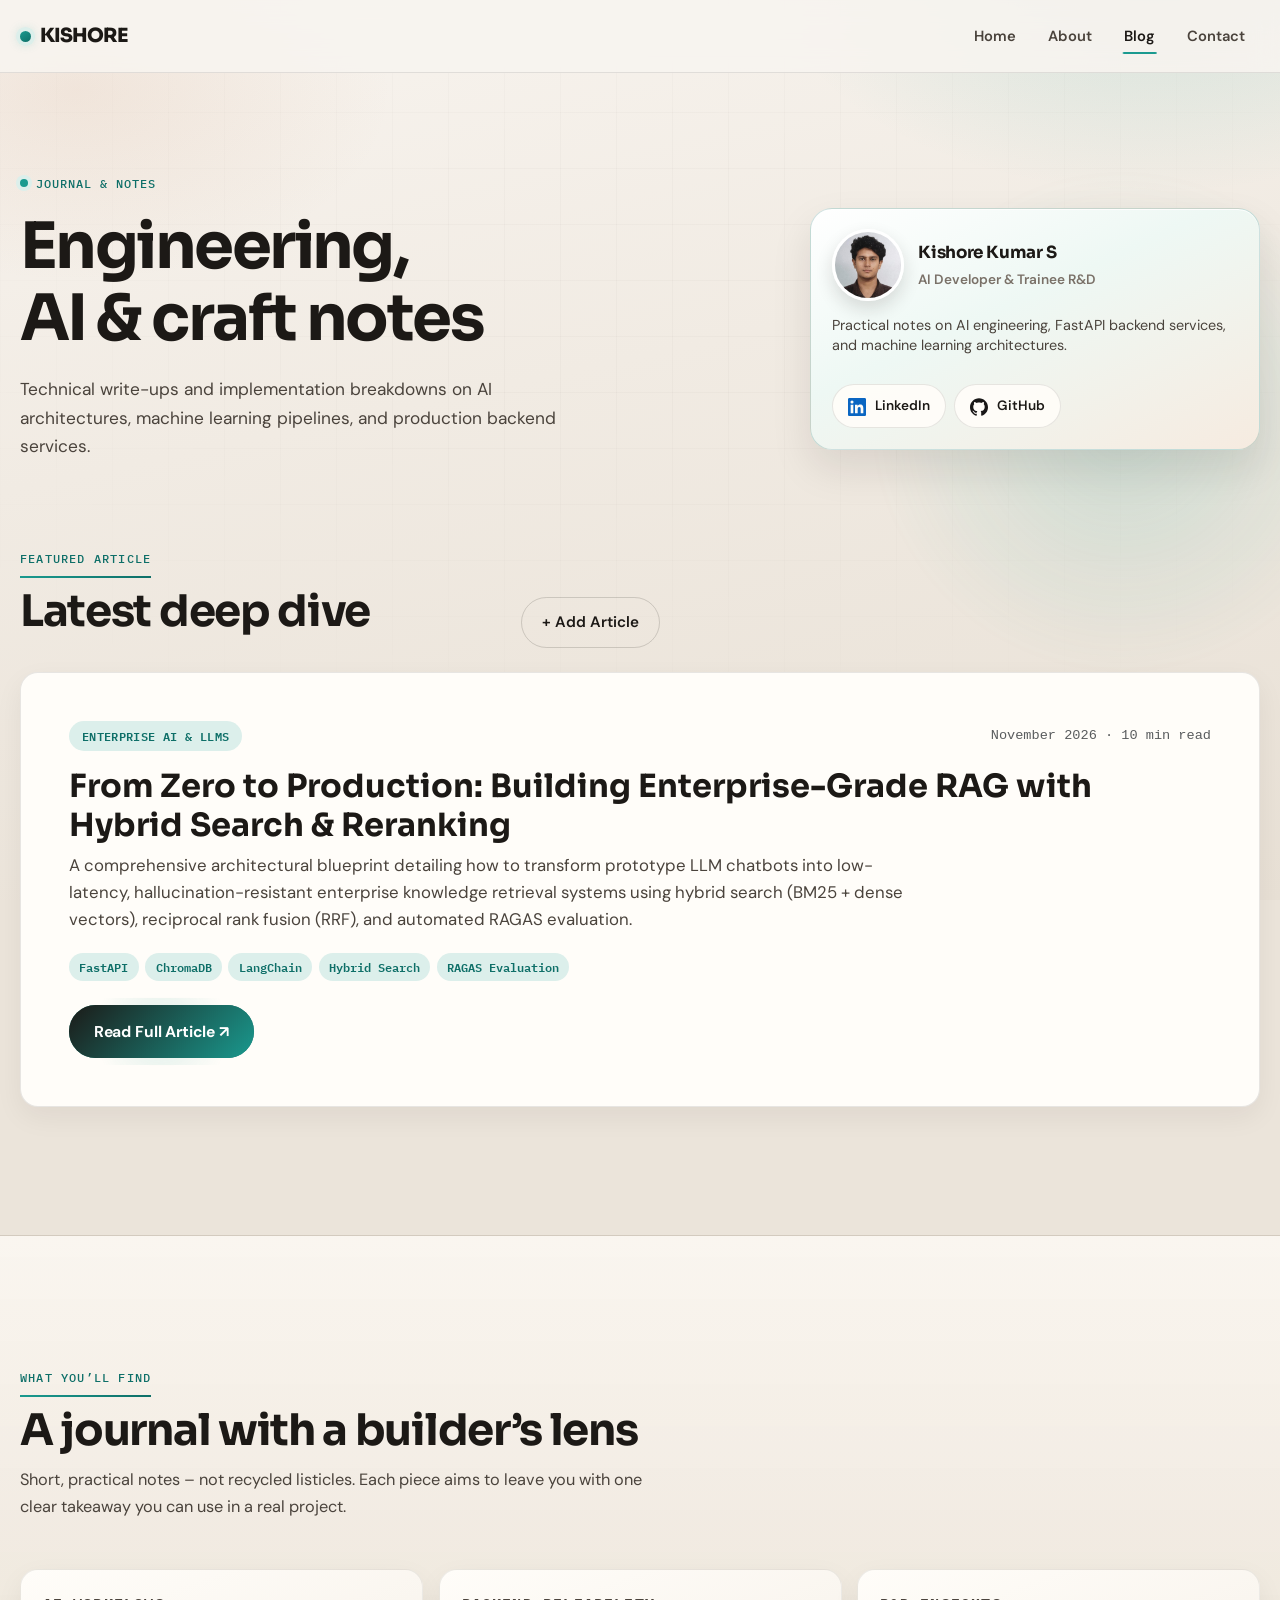
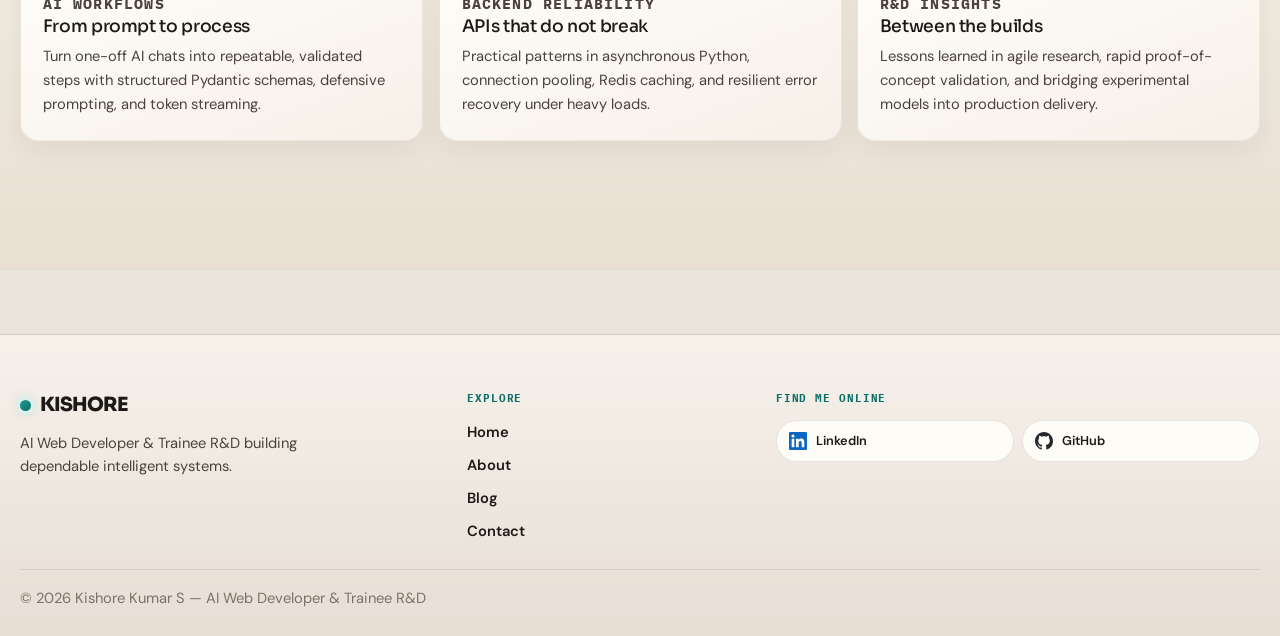
<file: blog.html>
<!doctype html>
<html lang="en">
<head>
  <meta charset="utf-8">
  <meta name="viewport" content="width=device-width, initial-scale=1">
  <meta name="description" content="Technical Journal & Articles by Kishore Kumar S - AI Developer, Full Stack Engineer & Trainee R&D.">
  <link rel="icon" href="img/rfavicon.png" type="image/png">
  <title>Journal - Kishore Kumar S</title>
  <link href="https://cdn.jsdelivr.net/npm/bootstrap@5.3.3/dist/css/bootstrap.min.css" rel="stylesheet">
  <link rel="stylesheet" href="assets/css/portfolio.css?v=29">
  <link rel="stylesheet" href="assets/css/motion.css?v=30">
</head>
<body>
  <div class="scroll-progress" data-scroll-progress aria-hidden="true"></div>
  <div class="cursor-glow" data-cursor-glow aria-hidden="true"></div>
  <header class="site-header" data-site-header>
    <nav class="navbar navbar-expand-lg">
      <div class="nav-shell">
        <a class="brand-mark navbar-brand" href="index.html"><span>KISHORE</span></a>
        <button class="navbar-toggler" type="button" data-bs-toggle="collapse" data-bs-target="#primaryNav" aria-controls="primaryNav" aria-expanded="false" aria-label="Toggle navigation">
          <span class="navbar-toggler-icon"></span>
        </button>
        <div class="collapse navbar-collapse" id="primaryNav">
          <div class="nav-track-host" data-nav-track>
            <span class="nav-indicator" data-nav-indicator aria-hidden="true"></span>
            <ul class="nav-track">
              <li><a class="nav-link" href="index.html">Home</a></li>
              <li><a class="nav-link" href="about.html">About</a></li>
              <li><a class="nav-link is-active" href="blog.html" aria-current="page">Blog</a></li>
              <li><a class="nav-link" href="contact.html">Contact</a></li>
            </ul>
          </div>
        </div>
      </div>
    </nav>
  </header>

  <main>
    <section class="page-hero is-hero-ready" data-hero>
      <div class="site-wrap blog-hero-grid">
        <div>
          <p class="hero-kicker">Journal &amp; Notes</p>
          <h1 class="hero-title" style="font-size:clamp(2.4rem,5.5vw,4rem)" aria-label="Engineering &amp; Insights">
            <span class="reveal-line" style="--order:0"><span class="reveal-line__inner">Engineering,</span></span>
            <span class="reveal-line" style="--order:1"><span class="reveal-line__inner">AI &amp; craft notes</span></span>
          </h1>
          <p class="hero-lead" style="max-width:36rem">
            Technical write-ups and implementation breakdowns on AI architectures, machine learning pipelines, and production backend services.
          </p>
        </div>
        <aside class="blog-author-card" data-reveal="scale" style="--order:1">
          <div class="blog-author-card__top">
            <img src="img/kishore-portrait.jpg" alt="Kishore Kumar S" width="88" height="88" style="border-radius:50%; object-fit:cover;">
            <div>
              <strong>Kishore Kumar S</strong>
              <span style="display:block; font-size:0.85rem; color:var(--muted);">AI Developer &amp; Trainee R&amp;D</span>
            </div>
          </div>
          <p class="blog-author-card__note">Practical notes on AI engineering, FastAPI backend services, and machine learning architectures.</p>
          <div class="social-row social-row--wrap">
            <a class="social-chip" href="https://www.linkedin.com/in/kishore-kumar-s-332512379" target="_blank" rel="noopener noreferrer" aria-label="LinkedIn">
              <span class="social-chip__icon" aria-hidden="true"><img src="assets/img/social/linkedin.svg" alt="" width="18" height="18"></span>
              LinkedIn
            </a>
            <a class="social-chip" href="https://github.com/kishore774477" target="_blank" rel="noopener noreferrer" aria-label="GitHub">
              <span class="social-chip__icon" aria-hidden="true"><img src="assets/img/social/github.svg" alt="" width="18" height="18"></span>
              GitHub
            </a>
          </div>
        </aside>
      </div>
    </section>

    <!-- FEATURED ARTICLE -->
    <section class="section pt-0">
      <div class="site-wrap">
        <header class="section-head mb-4 d-flex justify-content-between align-items-end flex-wrap gap-3" data-reveal style="--order:0">
          <div>
            <p class="section-eyebrow">Featured Article</p>
            <h2 class="section-title">Latest deep dive</h2>
          </div>
          <button type="button" class="btn-ghost" data-bs-toggle="modal" data-bs-target="#addArticleModal">+ Add Article</button>
        </header>

        <article class="project-card p-4 p-md-5" data-reveal data-lift style="--order:1">
          <div class="d-flex justify-content-between align-items-center mb-3">
            <span class="project-card__tag">Enterprise AI &amp; LLMs</span>
            <span class="text-muted font-monospace" style="font-size:0.85rem;">November 2026 · 10 min read</span>
          </div>
          <h3 class="project-card__title" style="font-size:clamp(1.5rem,3vw,2rem);">
            <a href="blog-rag-production-guide.html" style="color:inherit; text-decoration:none;">
              From Zero to Production: Building Enterprise-Grade RAG with Hybrid Search &amp; Reranking
            </a>
          </h3>
          <p class="project-card__desc" style="font-size:1.05rem; max-width:54rem;">
            A comprehensive architectural blueprint detailing how to transform prototype LLM chatbots into low-latency, hallucination-resistant enterprise knowledge retrieval systems using hybrid search (BM25 + dense vectors), reciprocal rank fusion (RRF), and automated RAGAS evaluation.
          </p>
          <div class="project-card__stack mb-4">
            <span class="project-card__pill">FastAPI</span>
            <span class="project-card__pill">ChromaDB</span>
            <span class="project-card__pill">LangChain</span>
            <span class="project-card__pill">Hybrid Search</span>
            <span class="project-card__pill">RAGAS Evaluation</span>
          </div>
          <div>
            <a href="blog-rag-production-guide.html" class="btn-magnet">
              <span class="btn-magnet__label">Read Full Article ↗</span>
            </a>
          </div>
        </article>
      </div>
    </section>

    <!-- ALL ARTICLES (published from the Add Article form, served by the backend) -->
    <section class="section pt-0" id="allArticlesSection" style="display:none;">
      <div class="site-wrap">
        <header class="section-head mb-4" data-reveal style="--order:0">
          <p class="section-eyebrow">More writing</p>
          <h2 class="section-title">All articles</h2>
        </header>
        <div class="story-grid" id="articlesGrid" data-articles-grid></div>
      </div>
    </section>

    <!-- JOURNAL LENS SECTION -->
    <section class="section section-band">
      <div class="site-wrap journal-lens">
        <header class="section-head" data-reveal style="--order:0">
          <p class="section-eyebrow">What you’ll find</p>
          <h2 class="section-title">A journal with a builder’s lens</h2>
          <p class="section-copy">Short, practical notes – not recycled listicles. Each piece aims to leave you with one clear takeaway you can use in a real project.</p>
        </header>
        <div class="journal-lens__grid">
          <article class="journal-lens__card" data-reveal data-lift style="--order:1">
            <p class="journal-lens__label">AI Workflows</p>
            <h3>From prompt to process</h3>
            <p>Turn one-off AI chats into repeatable, validated steps with structured Pydantic schemas, defensive prompting, and token streaming.</p>
          </article>
          <article class="journal-lens__card" data-reveal data-lift style="--order:2">
            <p class="journal-lens__label">Backend Reliability</p>
            <h3>APIs that do not break</h3>
            <p>Practical patterns in asynchronous Python, connection pooling, Redis caching, and resilient error recovery under heavy loads.</p>
          </article>
          <article class="journal-lens__card" data-reveal data-lift style="--order:3">
            <p class="journal-lens__label">R&amp;D Insights</p>
            <h3>Between the builds</h3>
            <p>Lessons learned in agile research, rapid proof-of-concept validation, and bridging experimental models into production delivery.</p>
          </article>
        </div>
      </div>
    </section>

  </main>

  <!-- SITE FOOTER -->
  <footer class="site-footer">
    <div class="footer-shell">
      <div class="footer-brand">
        <a class="brand-mark" href="index.html"><span>KISHORE</span></a>
        <p>AI Web Developer &amp; Trainee R&amp;D building dependable intelligent systems.</p>
      </div>
      <div class="footer-col">
        <p class="footer-label">Explore</p>
        <nav class="footer-nav" aria-label="Footer">
          <a href="index.html">Home</a>
          <a href="about.html">About</a>
          <a href="blog.html">Blog</a>
          <a href="contact.html">Contact</a>
        </nav>
      </div>
      <div class="footer-col footer-col--social">
        <p class="footer-label">Find me online</p>
        <div class="footer-social">
          <a class="social-chip" href="https://www.linkedin.com/in/kishore-kumar-s-332512379" target="_blank" rel="noopener noreferrer" aria-label="LinkedIn">
            <span class="social-chip__icon" aria-hidden="true">
              <svg xmlns="http://www.w3.org/2000/svg" viewBox="0 0 24 24" width="18" height="18" fill="#0A66C2"><path d="M20.447 20.452h-3.554v-5.569c0-1.328-.027-3.037-1.852-3.037-1.853 0-2.136 1.445-2.136 2.939v5.667H9.351V9h3.414v1.561h.046c.477-.9 1.637-1.85 3.37-1.85 3.601 0 4.267 2.37 4.267 5.455v6.286zM5.337 7.433a2.062 2.062 0 01-2.063-2.065 2.064 2.064 0 112.063 2.065zm1.782 13.019H3.555V9h3.564v11.452zM22.225 0H1.771C.792 0 0 .774 0 1.729v20.542C0 23.227.792 24 1.771 24h20.451C23.2 24 24 23.227 24 22.271V1.729C24 .774 23.2 0 22.222 0h.003z"/></svg>
            </span>
            LinkedIn
          </a>
          <a class="social-chip" href="https://github.com/kishore774477" target="_blank" rel="noopener noreferrer" aria-label="GitHub">
            <span class="social-chip__icon" aria-hidden="true">
              <svg xmlns="http://www.w3.org/2000/svg" viewBox="0 0 24 24" width="18" height="18" fill="#24292e"><path d="M12 0C5.37 0 0 5.37 0 12c0 5.31 3.435 9.795 8.205 11.385.6.105.825-.255.825-.57 0-.285-.015-1.23-.015-2.235-3.015.555-3.795-.735-4.035-1.41-.135-.345-.72-1.41-1.23-1.695-.42-.225-1.02-.78-.015-.795.945-.015 1.62.87 1.845 1.23 1.08 1.815 2.805 1.305 3.495.99.105-.78.42-1.305.765-1.605-2.67-.3-5.46-1.335-5.46-5.925 0-1.305.465-2.385 1.23-3.225-.12-.3-.54-1.53.12-3.18 0 0 1.005-.315 3.3 1.23.96-.27 1.98-.405 3-.405s2.04.135 3 .405c2.295-1.56 3.3-1.23 3.3-1.23.66 1.65.24 2.88.12 3.18.765.84 1.23 1.905 1.23 3.225 0 4.605-2.805 5.625-5.475 5.925.435.375.81 1.095.81 2.22 0 1.605-.015 2.895-.015 3.3 0 .315.225.69.825.57A12.02 12.02 0 0024 12c0-6.63-5.37-12-12-12z"/></svg>
            </span>
            GitHub
          </a>
        </div>
      </div>
    </div>
    <div class="footer-bar">
      <p>© <span id="year"></span> Kishore Kumar S — AI Web Developer &amp; Trainee R&amp;D</p>
    </div>
  </footer>

  <!-- ADD ARTICLE MODAL (kept outside <main>/<footer>: both set position:relative + z-index,
       which traps a nested position:fixed Bootstrap modal behind the backdrop) -->
  <div class="modal fade" id="addArticleModal" tabindex="-1" aria-hidden="true">
    <div class="modal-dialog modal-dialog-centered modal-lg">
      <div class="modal-content">
        <div class="modal-header border-0 pb-0">
          <h5 class="modal-title">Add article</h5>
          <button type="button" class="btn-close" data-bs-dismiss="modal" aria-label="Close"></button>
        </div>
        <div class="modal-body p-4">
          <form class="row g-3" id="addArticleForm" novalidate>
            <div class="col-md-8">
              <label class="form-label" for="articleTitle">Title</label>
              <input type="text" class="form-control" id="articleTitle" required placeholder="Article title">
            </div>
            <div class="col-md-4">
              <label class="form-label" for="articleTag">Category</label>
              <input type="text" class="form-control" id="articleTag" required placeholder="e.g. Backend Reliability">
            </div>
            <div class="col-md-4">
              <label class="form-label" for="articleReadTime">Read time</label>
              <input type="text" class="form-control" id="articleReadTime" required placeholder="e.g. 6 min read">
            </div>
            <div class="col-md-8">
              <label class="form-label" for="articleStack">Tags (comma separated)</label>
              <input type="text" class="form-control" id="articleStack" placeholder="FastAPI, PostgreSQL, Redis">
            </div>
            <div class="col-12">
              <label class="form-label" for="articleExcerpt">Excerpt</label>
              <textarea class="form-control" id="articleExcerpt" rows="2" required placeholder="One or two sentences that summarize the article"></textarea>
            </div>
            <div class="col-12">
              <label class="form-label" for="articleContent">Content</label>
              <textarea class="form-control" id="articleContent" rows="8" required placeholder="Full article text"></textarea>
            </div>
            <div class="col-12">
              <label class="form-label" for="articleAdminToken">Admin token</label>
              <input type="password" class="form-control" id="articleAdminToken" required placeholder="Only you can publish &mdash; see backend/.admin_token">
            </div>
            <div class="col-12">
              <button type="submit" class="btn-magnet"><span class="btn-magnet__label">Publish</span></button>
            </div>
            <div class="col-12">
              <div id="addArticleStatus" class="contact-status-banner" style="display:none;"></div>
            </div>
          </form>
        </div>
      </div>
    </div>
  </div>

  <!-- ARTICLE DETAIL MODAL -->
  <div class="modal fade" id="articleDetailModal" tabindex="-1" aria-hidden="true">
    <div class="modal-dialog modal-dialog-centered modal-lg">
      <div class="modal-content">
        <div class="modal-header border-0 pb-0">
          <div>
            <h5 class="modal-title mb-1" id="articleDetailTitle"></h5>
            <p class="text-muted mb-0" style="font-size:0.85rem;" id="articleDetailMeta"></p>
          </div>
          <button type="button" class="btn-close" data-bs-dismiss="modal" aria-label="Close"></button>
        </div>
        <div class="modal-body p-4">
          <p id="articleDetailBody" style="white-space:pre-wrap;"></p>
        </div>
      </div>
    </div>
  </div>

  <script src="https://cdn.jsdelivr.net/npm/bootstrap@5.3.3/dist/js/bootstrap.bundle.min.js"></script>
  <script src="assets/js/motion-engine.js?v=29"></script>
  <script>document.getElementById("year").textContent = new Date().getFullYear();</script>
</body>
</html>
</file>
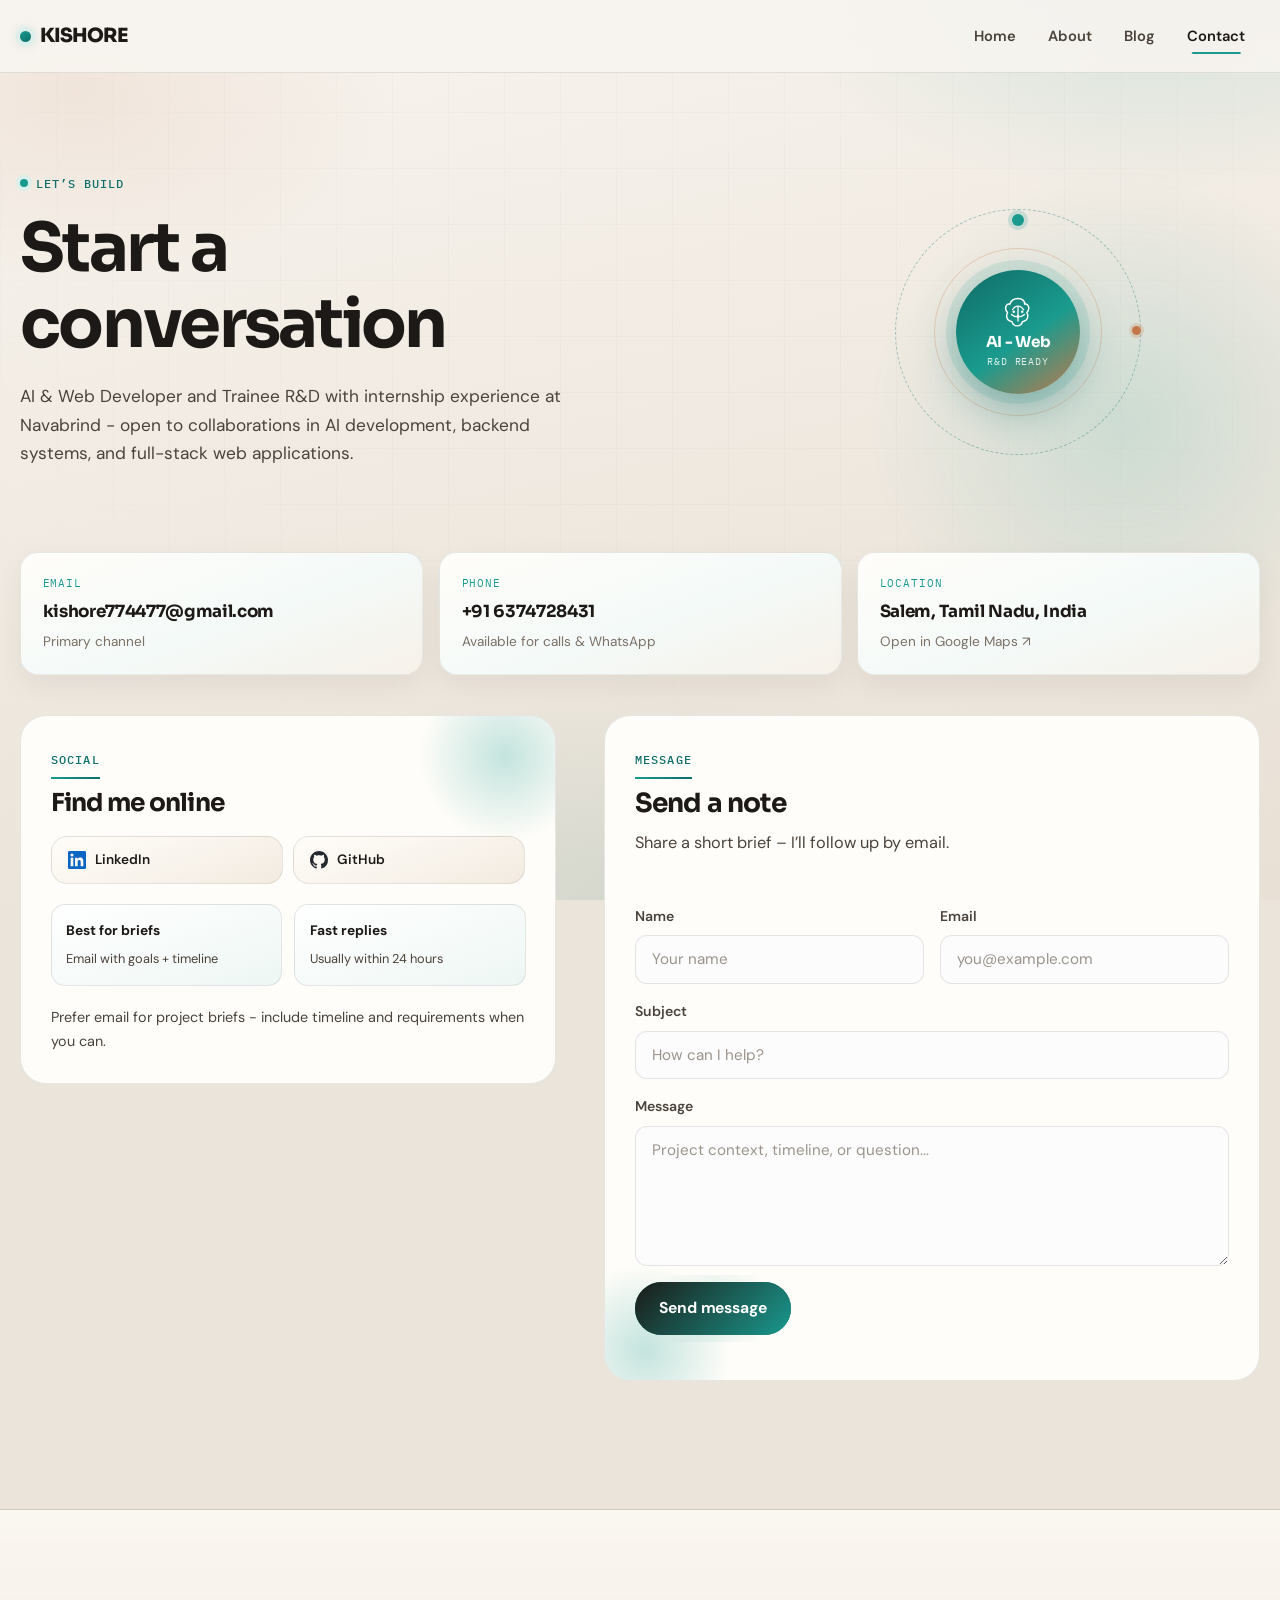
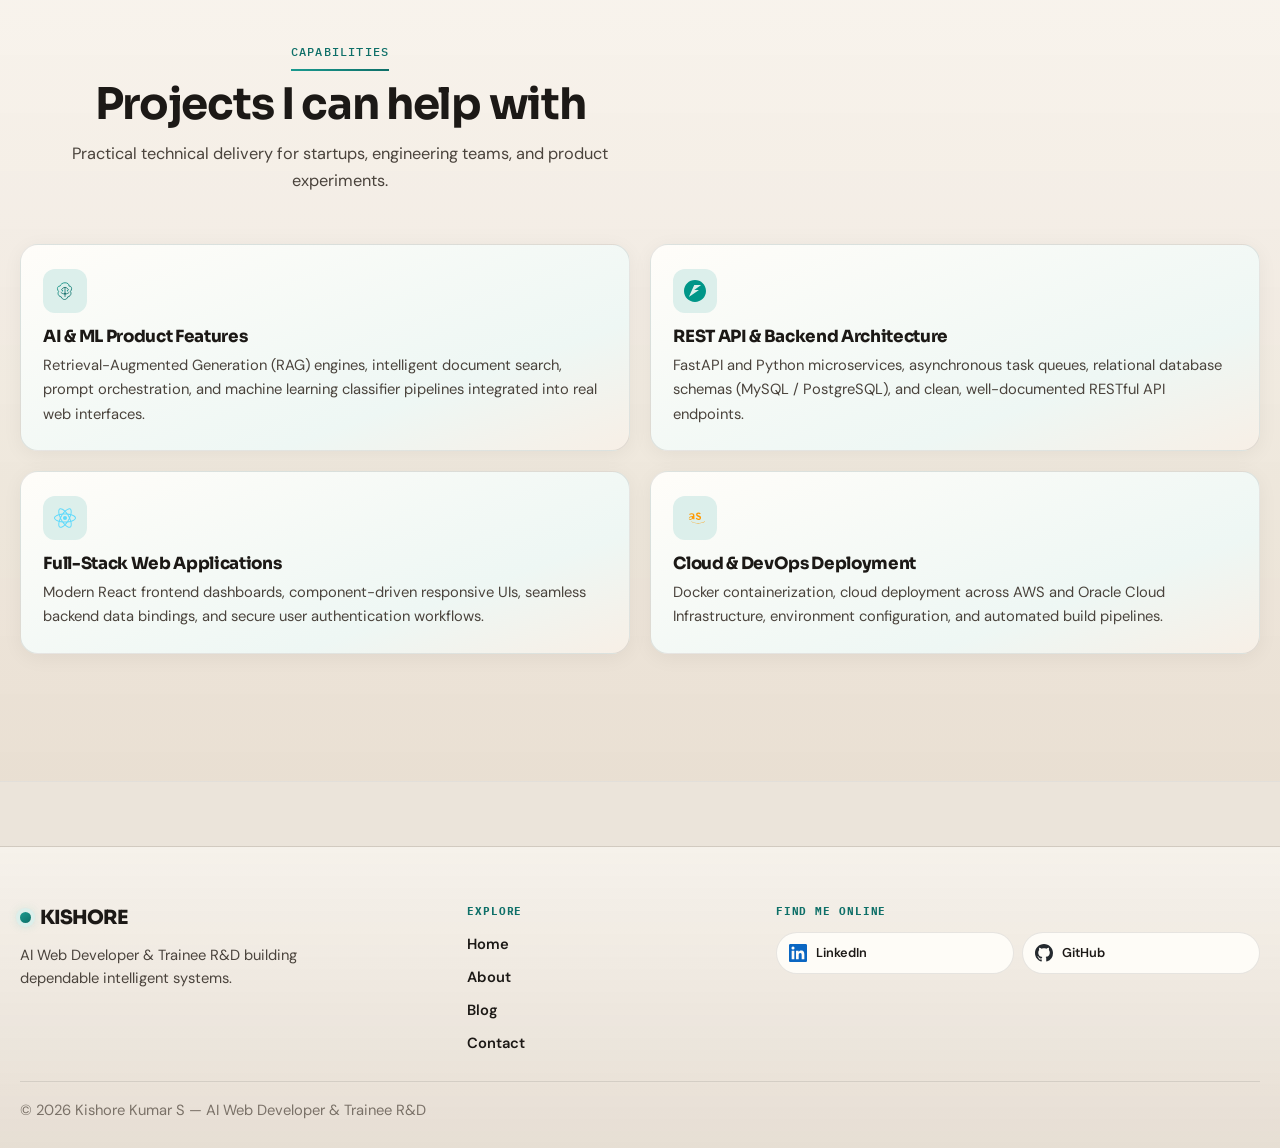
<file: contact.html>
<!doctype html>
<html lang="en">
<head>
  <meta charset="utf-8">
  <meta name="viewport" content="width=device-width, initial-scale=1">
  <meta name="description" content="Contact Kishore Kumar S - AI Web Developer & Trainee R&D. Open for full-stack engineering, AI product builds, and collaborative opportunities.">
  <link rel="icon" href="img/rfavicon.png" type="image/png">
  <title>Contact - Kishore Kumar S</title>
  <link href="https://cdn.jsdelivr.net/npm/bootstrap@5.3.3/dist/css/bootstrap.min.css" rel="stylesheet">
  <link rel="stylesheet" href="assets/css/portfolio.css?v=29">
  <link rel="stylesheet" href="assets/css/motion.css?v=30">
</head>
<body>
  <div class="scroll-progress" data-scroll-progress aria-hidden="true"></div>
  <div class="cursor-glow" data-cursor-glow aria-hidden="true"></div>

  <!-- SITE HEADER -->
  <header class="site-header" data-site-header>
    <nav class="navbar navbar-expand-lg">
      <div class="nav-shell">
        <a class="brand-mark navbar-brand" href="index.html"><span>KISHORE</span></a>
        <button class="navbar-toggler" type="button" data-bs-toggle="collapse" data-bs-target="#primaryNav" aria-controls="primaryNav" aria-expanded="false" aria-label="Toggle navigation">
          <span class="navbar-toggler-icon"></span>
        </button>
        <div class="collapse navbar-collapse" id="primaryNav">
          <div class="nav-track-host" data-nav-track>
            <span class="nav-indicator" data-nav-indicator aria-hidden="true"></span>
            <ul class="nav-track">
              <li><a class="nav-link" href="index.html">Home</a></li>
              <li><a class="nav-link" href="about.html">About</a></li>
              <li><a class="nav-link" href="blog.html">Blog</a></li>
              <li><a class="nav-link is-active" href="contact.html" aria-current="page">Contact</a></li>
            </ul>
          </div>
        </div>
      </div>
    </nav>
  </header>

  <main>
    <!-- HERO -->
    <section class="page-hero contact-hero is-hero-ready" data-hero>
      <div class="site-wrap">
        <div class="contact-hero-grid">
          <div>
            <p class="hero-kicker">Let’s build</p>
            <h1 class="hero-title" style="font-size:clamp(2.4rem,5.5vw,4.2rem)" aria-label="Start a conversation">
              <span class="reveal-line" style="--order:0"><span class="reveal-line__inner">Start a</span></span>
              <span class="reveal-line" style="--order:1"><span class="reveal-line__inner">conversation</span></span>
            </h1>
            <p class="hero-lead">
              AI &amp; Web Developer and Trainee R&amp;D with internship experience at Navabrind - open to collaborations in AI development, backend systems, and full-stack web applications.
            </p>
          </div>
          <div class="contact-orbit" aria-hidden="true" data-reveal="scale" style="--order:1">
            <span class="contact-orbit__ring"></span>
            <span class="contact-orbit__ring contact-orbit__ring--alt"></span>
            <span class="contact-orbit__spark contact-orbit__spark--a"></span>
            <span class="contact-orbit__spark contact-orbit__spark--b"></span>
            <div class="contact-orbit__core">
              <span class="ai-mark">
                <img src="assets/img/ai-brain.svg" alt="" width="40" height="40">
              </span>
              <strong>AI - Web</strong>
              <small>R&amp;D ready</small>
            </div>
          </div>
        </div>
      </div>
    </section>

    <!-- CONTACT CARDS & FORM -->
    <section class="section pt-0">
      <div class="site-wrap">
        <!-- TOP CONTACT CARDS -->
        <div class="contact-cards" data-reveal-now>
          <!-- Email Card -->
          <a class="contact-card" href="mailto:kishore774477@gmail.com" data-reveal data-lift style="--order:0">
            <span class="contact-card__label">Email</span>
            <strong>kishore774477@gmail.com</strong>
            <span class="contact-card__hint">Primary channel</span>
          </a>
          <!-- Phone Card -->
          <a class="contact-card" href="tel:+916374728431" data-reveal data-lift style="--order:1">
            <span class="contact-card__label">Phone</span>
            <strong>+91 6374728431</strong>
            <span class="contact-card__hint">Available for calls &amp; WhatsApp</span>
          </a>
          <!-- Location Card: Clickable to Google Maps, Salem only -->
          <a class="contact-card" href="https://www.google.com/maps/search/?api=1&query=Salem,+Tamil+Nadu,+India" target="_blank" rel="noopener noreferrer" data-reveal data-lift style="--order:2">
            <span class="contact-card__label">Location</span>
            <strong>Salem, Tamil Nadu, India</strong>
            <span class="contact-card__hint">Open in Google Maps ↗</span>
          </a>
        </div>

        <!-- MAIN SPLIT -->
        <div class="contact-grid contact-grid--creative">
          <!-- SOCIAL PANEL (Screenshot 2 Fix) -->
          <aside class="contact-panel contact-panel--glow" data-reveal style="--order:0">
            <header class="section-head mb-0">
              <p class="section-eyebrow">Social</p>
              <h2 class="section-title" style="font-size:1.55rem">Find me online</h2>
            </header>
            <div class="social-row social-row--grid">
              <a class="social-chip" href="https://www.linkedin.com/in/kishore-kumar-s-332512379" target="_blank" rel="noopener noreferrer" aria-label="LinkedIn">
                <span class="social-chip__icon" aria-hidden="true">
                  <svg xmlns="http://www.w3.org/2000/svg" viewBox="0 0 24 24" width="18" height="18" fill="#0A66C2"><path d="M20.447 20.452h-3.554v-5.569c0-1.328-.027-3.037-1.852-3.037-1.853 0-2.136 1.445-2.136 2.939v5.667H9.351V9h3.414v1.561h.046c.477-.9 1.637-1.85 3.37-1.85 3.601 0 4.267 2.37 4.267 5.455v6.286zM5.337 7.433a2.062 2.062 0 01-2.063-2.065 2.064 2.064 0 112.063 2.065zm1.782 13.019H3.555V9h3.564v11.452zM22.225 0H1.771C.792 0 0 .774 0 1.729v20.542C0 23.227.792 24 1.771 24h20.451C23.2 24 24 23.227 24 22.271V1.729C24 .774 23.2 0 22.222 0h.003z"/></svg>
                </span>
                LinkedIn
              </a>
              <a class="social-chip" href="https://github.com/kishore774477" target="_blank" rel="noopener noreferrer" aria-label="GitHub">
                <span class="social-chip__icon" aria-hidden="true">
                  <svg xmlns="http://www.w3.org/2000/svg" viewBox="0 0 24 24" width="18" height="18" fill="#24292e"><path d="M12 0C5.37 0 0 5.37 0 12c0 5.31 3.435 9.795 8.205 11.385.6.105.825-.255.825-.57 0-.285-.015-1.23-.015-2.235-3.015.555-3.795-.735-4.035-1.41-.135-.345-.72-1.41-1.23-1.695-.42-.225-1.02-.78-.015-.795.945-.015 1.62.87 1.845 1.23 1.08 1.815 2.805 1.305 3.495.99.105-.78.42-1.305.765-1.605-2.67-.3-5.46-1.335-5.46-5.925 0-1.305.465-2.385 1.23-3.225-.12-.3-.54-1.53.12-3.18 0 0 1.005-.315 3.3 1.23.96-.27 1.98-.405 3-.405s2.04.135 3 .405c2.295-1.56 3.3-1.23 3.3-1.23.66 1.65.24 2.88.12 3.18.765.84 1.23 1.905 1.23 3.225 0 4.605-2.805 5.625-5.475 5.925.435.375.81 1.095.81 2.22 0 1.605-.015 2.895-.015 3.3 0 .315.225.69.825.57A12.02 12.02 0 0024 12c0-6.63-5.37-12-12-12z"/></svg>
                </span>
                GitHub
              </a>
            </div>
            <div class="contact-social-meta">
              <div class="contact-social-meta__item">
                <strong>Best for briefs</strong>
                <span>Email with goals + timeline</span>
              </div>
              <div class="contact-social-meta__item">
                <strong>Fast replies</strong>
                <span>Usually within 24 hours</span>
              </div>
            </div>
            <p class="contact-note">Prefer email for project briefs - include timeline and requirements when you can.</p>
          </aside>

          <!-- CONTACT FORM -->
          <div class="contact-form-shell contact-form-shell--glow" data-reveal style="--order:1">
            <header class="section-head">
              <p class="section-eyebrow">Message</p>
              <h2 class="section-title" style="font-size:1.65rem">Send a note</h2>
              <p class="section-copy">Share a short brief – I’ll follow up by email.</p>
            </header>

            <form class="row g-3" id="contactForm" novalidate>
              <div class="col-md-6">
                <label class="form-label" for="name">Name</label>
                <input type="text" class="form-control" id="name" name="name" required autocomplete="name" placeholder="Your name">
              </div>
              <div class="col-md-6">
                <label class="form-label" for="email">Email</label>
                <input type="email" class="form-control" id="email" name="email" required autocomplete="email" placeholder="you@example.com">
              </div>

              <div class="col-12">
                <label class="form-label" for="subject">Subject</label>
                <input type="text" class="form-control" id="subject" name="subject" required placeholder="How can I help?">
              </div>

              <div class="col-12">
                <label class="form-label" for="message">Message</label>
                <textarea class="form-control" id="message" name="message" rows="5" required placeholder="Project context, timeline, or question..."></textarea>
              </div>

              <div class="col-12">
                <button type="submit" class="btn-magnet" id="sendBtn">
                  <span class="btn-magnet__label">Send message</span>
                </button>
              </div>

              <div class="col-12">
                <div id="contactStatus" class="contact-status-banner" style="display:none;"></div>
              </div>
            </form>
          </div>
        </div>
      </div>
    </section>

    <!-- PROJECTS I CAN HELP WITH -->
    <section class="section section-band">
      <div class="site-wrap">
        <header class="section-head text-center" data-reveal style="--order:0">
          <p class="section-eyebrow">Capabilities</p>
          <h2 class="section-title">Projects I can help with</h2>
          <p class="section-copy" style="max-width:38rem;margin-inline:auto">
            Practical technical delivery for startups, engineering teams, and product experiments.
          </p>
        </header>

        <div class="story-grid mt-4">
          <article class="story-card" data-reveal data-lift style="--order:0">
            <div class="story-card__icon" aria-hidden="true"><img src="assets/img/ai-brain.svg" alt="" width="22" height="22"></div>
            <h3>AI &amp; ML Product Features</h3>
            <p>
              Retrieval-Augmented Generation (RAG) engines, intelligent document search, prompt orchestration,
              and machine learning classifier pipelines integrated into real web interfaces.
            </p>
          </article>
          <article class="story-card" data-reveal data-lift style="--order:1">
            <div class="story-card__icon" aria-hidden="true"><img src="assets/img/icons/fastapi.svg" alt="" width="22" height="22"></div>
            <h3>REST API &amp; Backend Architecture</h3>
            <p>
              FastAPI and Python microservices, asynchronous task queues, relational database schemas (MySQL / PostgreSQL),
              and clean, well-documented RESTful API endpoints.
            </p>
          </article>
          <article class="story-card" data-reveal data-lift style="--order:2">
            <div class="story-card__icon" aria-hidden="true"><img src="assets/img/icons/react.svg" alt="" width="22" height="22"></div>
            <h3>Full-Stack Web Applications</h3>
            <p>
              Modern React frontend dashboards, component-driven responsive UIs, seamless backend data bindings,
              and secure user authentication workflows.
            </p>
          </article>
          <article class="story-card" data-reveal data-lift style="--order:3">
            <div class="story-card__icon" aria-hidden="true"><img src="assets/img/icons/aws-color.svg" alt="" width="22" height="22"></div>
            <h3>Cloud &amp; DevOps Deployment</h3>
            <p>
              Docker containerization, cloud deployment across AWS and Oracle Cloud Infrastructure,
              environment configuration, and automated build pipelines.
            </p>
          </article>
        </div>
      </div>
    </section>
  </main>

  <!-- SITE FOOTER -->
  <footer class="site-footer">
    <div class="footer-shell">
      <div class="footer-brand">
        <a class="brand-mark" href="index.html"><span>KISHORE</span></a>
        <p>AI Web Developer &amp; Trainee R&amp;D building dependable intelligent systems.</p>
      </div>
      <div class="footer-col">
        <p class="footer-label">Explore</p>
        <nav class="footer-nav" aria-label="Footer">
          <a href="index.html">Home</a>
          <a href="about.html">About</a>
          <a href="blog.html">Blog</a>
          <a href="contact.html">Contact</a>
        </nav>
      </div>
      <div class="footer-col footer-col--social">
        <p class="footer-label">Find me online</p>
        <div class="footer-social">
          <a class="social-chip" href="https://www.linkedin.com/in/kishore-kumar-s-332512379" target="_blank" rel="noopener noreferrer" aria-label="LinkedIn">
            <span class="social-chip__icon" aria-hidden="true">
              <svg xmlns="http://www.w3.org/2000/svg" viewBox="0 0 24 24" width="18" height="18" fill="#0A66C2"><path d="M20.447 20.452h-3.554v-5.569c0-1.328-.027-3.037-1.852-3.037-1.853 0-2.136 1.445-2.136 2.939v5.667H9.351V9h3.414v1.561h.046c.477-.9 1.637-1.85 3.37-1.85 3.601 0 4.267 2.37 4.267 5.455v6.286zM5.337 7.433a2.062 2.062 0 01-2.063-2.065 2.064 2.064 0 112.063 2.065zm1.782 13.019H3.555V9h3.564v11.452zM22.225 0H1.771C.792 0 0 .774 0 1.729v20.542C0 23.227.792 24 1.771 24h20.451C23.2 24 24 23.227 24 22.271V1.729C24 .774 23.2 0 22.222 0h.003z"/></svg>
            </span>
            LinkedIn
          </a>
          <a class="social-chip" href="https://github.com/kishore774477" target="_blank" rel="noopener noreferrer" aria-label="GitHub">
            <span class="social-chip__icon" aria-hidden="true">
              <svg xmlns="http://www.w3.org/2000/svg" viewBox="0 0 24 24" width="18" height="18" fill="#24292e"><path d="M12 0C5.37 0 0 5.37 0 12c0 5.31 3.435 9.795 8.205 11.385.6.105.825-.255.825-.57 0-.285-.015-1.23-.015-2.235-3.015.555-3.795-.735-4.035-1.41-.135-.345-.72-1.41-1.23-1.695-.42-.225-1.02-.78-.015-.795.945-.015 1.62.87 1.845 1.23 1.08 1.815 2.805 1.305 3.495.99.105-.78.42-1.305.765-1.605-2.67-.3-5.46-1.335-5.46-5.925 0-1.305.465-2.385 1.23-3.225-.12-.3-.54-1.53.12-3.18 0 0 1.005-.315 3.3 1.23.96-.27 1.98-.405 3-.405s2.04.135 3 .405c2.295-1.56 3.3-1.23 3.3-1.23.66 1.65.24 2.88.12 3.18.765.84 1.23 1.905 1.23 3.225 0 4.605-2.805 5.625-5.475 5.925.435.375.81 1.095.81 2.22 0 1.605-.015 2.895-.015 3.3 0 .315.225.69.825.57A12.02 12.02 0 0024 12c0-6.63-5.37-12-12-12z"/></svg>
            </span>
            GitHub
          </a>
        </div>
      </div>
    </div>
    <div class="footer-bar">
      <p>© <span id="year"></span> Kishore Kumar S — AI Web Developer &amp; Trainee R&amp;D</p>
    </div>
  </footer>

  <script src="https://cdn.jsdelivr.net/npm/bootstrap@5.3.3/dist/js/bootstrap.bundle.min.js"></script>
  <script src="assets/js/motion-engine.js?v=29"></script>
  <script>document.getElementById("year").textContent = new Date().getFullYear();</script>
</body>
</html>
</file>
<file: assets/css/motion.css>
/* ==========================================================================
   Motion System — GPU-only transforms & opacity
   Progressive enhancement: hero copy stays readable if JS is late.
   ========================================================================== */

:root {
  --motion-ease: cubic-bezier(0.22, 1, 0.36, 1);
  --motion-ease-soft: cubic-bezier(0.33, 1, 0.68, 1);
  --reveal-duration: 900ms;
  --order: 0;
}

/* Title typography reveal — roomy line boxes so lines never collide */
.reveal-line {
  display: block;
  overflow: hidden;
  padding-bottom: 0.06em;
  line-height: 1.06;
}

.reveal-line__inner {
  display: block;
  transform: none;
  will-change: transform;
}

@media (prefers-reduced-motion: no-preference) {
  .hero:not(.is-hero-ready) .reveal-line__inner {
    transform: translate3d(0, 108%, 0);
  }

  .is-hero-ready .reveal-line__inner {
    transform: translate3d(0, 0, 0);
    transition: transform 1s var(--motion-ease);
    transition-delay: calc(var(--order) * 100ms + 40ms);
  }
}

.hero-lead,
.hero-kicker,
.hero-actions,
.hero-trust {
  opacity: 1;
  transform: none;
}

@media (prefers-reduced-motion: no-preference) {
  .hero:not(.is-hero-ready) .hero-lead,
  .hero:not(.is-hero-ready) .hero-kicker,
  .hero:not(.is-hero-ready) .hero-actions,
  .hero:not(.is-hero-ready) .hero-trust {
    opacity: 0;
    transform: translate3d(0, 16px, 0);
  }

  .is-hero-ready .hero-lead,
  .is-hero-ready .hero-kicker,
  .is-hero-ready .hero-actions,
  .is-hero-ready .hero-trust {
    opacity: 1;
    transform: translate3d(0, 0, 0);
    transition:
      opacity 720ms var(--motion-ease),
      transform 720ms var(--motion-ease);
  }

  .is-hero-ready .hero-kicker { transition-delay: 180ms; }
  .is-hero-ready .hero-lead { transition-delay: 280ms; }
  .is-hero-ready .hero-actions { transition-delay: 400ms; }
  .is-hero-ready .hero-trust { transition-delay: 500ms; }
}

.hero-actions {
  position: relative;
  z-index: 3;
  pointer-events: auto;
}

.portrait-stage {
  opacity: 1;
  transform: none;
  will-change: transform, opacity;
}

@media (prefers-reduced-motion: no-preference) {
  .hero:not(.is-hero-ready) .portrait-stage {
    opacity: 0;
    transform: translate3d(0, 24px, 0) scale(0.98);
  }

  .is-hero-ready .portrait-stage {
    opacity: 1;
    transform: translate3d(0, 0, 0) scale(1);
    transition:
      opacity 800ms var(--motion-ease),
      transform 800ms var(--motion-ease);
    transition-delay: 160ms;
  }
}

.portrait-frame,
.portrait-img {
  opacity: 1;
  transform: none;
}

/* Floating geometry */
.orbit--a { animation: float-a 9s var(--motion-ease-soft) infinite alternate; }
.orbit--b { animation: float-b 11s var(--motion-ease-soft) infinite alternate; }
.orbit--c { animation: float-c 7.5s var(--motion-ease-soft) infinite alternate; }

@keyframes float-a {
  0% { transform: translate3d(-6%, -2%, 0) scale(1); opacity: 0.85; }
  100% { transform: translate3d(4%, 5%, 0) scale(1.04); opacity: 1; }
}

@keyframes float-b {
  0% { transform: translate3d(3%, 4%, 0) rotate(0deg); opacity: 0.7; }
  100% { transform: translate3d(-5%, -3%, 0) rotate(8deg); opacity: 1; }
}

@keyframes float-c {
  0% { transform: translate3d(0, 6%, 0) scale(0.96); opacity: 0.55; }
  100% { transform: translate3d(2%, -4%, 0) scale(1.08); opacity: 0.9; }
}

/* CTA pulse (decorative only — never steal clicks) */
.btn-magnet::before {
  content: "";
  position: absolute;
  inset: 0;
  border-radius: inherit;
  background: linear-gradient(135deg, var(--navy), var(--accent-bright));
  z-index: 0;
  opacity: 0.98;
  pointer-events: none;
}

.btn-magnet::after {
  content: "";
  position: absolute;
  inset: -10px;
  border-radius: inherit;
  background: radial-gradient(circle, var(--accent-glow), transparent 68%);
  z-index: -1;
  opacity: 0.55;
  transform: scale(0.92);
  will-change: transform, opacity;
  animation: pulse-glow 2.8s var(--motion-ease-soft) infinite;
  pointer-events: none;
}

@keyframes pulse-glow {
  0%, 100% { transform: scale(0.92); opacity: 0.4; }
  50% { transform: scale(1.1); opacity: 0.8; }
}

/* Scroll entrance stagger - VISIBLE BY DEFAULT FOR BULLETPROOF RENDERING */
[data-reveal] {
  opacity: 1;
  transform: none;
  will-change: transform, opacity;
  transition:
    opacity var(--reveal-duration) var(--motion-ease),
    transform var(--reveal-duration) var(--motion-ease);
  transition-delay: calc(var(--order, 0) * 85ms);
}

/* revealed by default */
[data-reveal] { opacity: 1; transform: none; }

[data-reveal].is-inview {
  opacity: 1;
  transform: translate3d(0, 0, 0);
}



[data-reveal="left"].is-inview {
  opacity: 1;
  transform: translate3d(0, 0, 0);
}



[data-reveal="scale"].is-inview {
  opacity: 1;
  transform: translate3d(0, 0, 0) scale(1);
}

/* Interactive lift */
[data-lift],
.cert-card,
.metric-card,
.timeline-item,
.social-chip,
.blog-card {
  transition:
    transform 280ms var(--motion-ease),
    box-shadow 280ms var(--motion-ease),
    border-color 280ms var(--motion-ease);
  will-change: transform;
}

[data-lift]:hover,
.cert-card:hover,
.metric-card:hover,
.timeline-item:hover,
.social-chip:hover,
.blog-card:hover {
  transform: translate3d(0, -6px, 0);
  box-shadow: var(--shadow-lift);
  border-color: rgba(12, 110, 104, 0.3);
}

.skill-row {
  transition: transform 260ms var(--motion-ease);
}

.skill-row:hover {
  transform: translate3d(0, -2px, 0);
}

.skill-fill {
  transition: transform 1.15s var(--motion-ease);
}

.nav-indicator {
  transition:
    transform 420ms var(--motion-ease),
    width 420ms var(--motion-ease),
    opacity 200ms ease;
  will-change: transform, width;
}

/* Section divider shimmer */
.section-title {
  position: relative;
}

.section-eyebrow {
  position: relative;
  display: inline-block;
}

.section-eyebrow::after {
  content: "";
  display: block;
  width: 0;
  height: 2px;
  margin-top: 0.45rem;
  background: linear-gradient(90deg, var(--accent-bright), var(--accent));
  transition: width 700ms var(--motion-ease);
}

[data-reveal].is-inview .section-eyebrow::after,
.is-hero-ready .section-eyebrow::after,
.section-head.is-inview .section-eyebrow::after {
  width: 100%;
}

.exp-card {
  transition: transform 420ms var(--motion-ease), box-shadow 420ms var(--motion-ease);
}

.exp-card.is-inview:hover {
  transform: translate3d(0, -3px, 0);
}

main {
  /* No fill-mode: holding the transform keyframe breaks position:fixed children (e.g. the cert modal). */
  animation: page-in 700ms var(--motion-ease);
}

@keyframes page-in {
  from { opacity: 0; transform: translate3d(0, 10px, 0); }
  to { opacity: 1; transform: none; }
}

@media (prefers-reduced-motion: reduce) {
  html { scroll-behavior: auto; }

  *,
  *::before,
  *::after {
    animation-duration: 0.01ms !important;
    animation-iteration-count: 1 !important;
    transition-duration: 0.01ms !important;
    transition-delay: 0ms !important;
  }

  .reveal-line__inner,
  .hero-lead,
  .hero-kicker,
  .hero-actions,
  .hero-trust,
  .portrait-stage,
  .portrait-frame,
  .portrait-img,
  [data-reveal],
  main {
    opacity: 1 !important;
    transform: none !important;
    clip-path: none !important;
  }

  .skill-row .skill-fill {
    transform: scaleX(calc(var(--level) / 100)) !important;
  }

  [data-lift]:hover,
  .cert-card:hover,
  .metric-card:hover,
  .timeline-item:hover,
  .social-chip:hover,
  .blog-card:hover {
    transform: none;
  }

  .cursor-glow,
  .scroll-progress {
    display: none !important;
  }

  .portrait-img {
    animation: none !important;
  }
}
</file>
<file: assets/css/portfolio.css>
/* ==========================================================================
   Ragunath S M — Portfolio Design System
   Light technical studio · Bootstrap 5 companion
   ========================================================================== */

@import url("https://fonts.googleapis.com/css2?family=DM+Sans:ital,opsz,wght@0,9..40,400;0,9..40,500;0,9..40,600;0,9..40,700;1,9..40,400&family=IBM+Plex+Mono:wght@400;500;600&family=Sora:wght@500;600;700&display=swap");

:root {
  /* Mild warm studio - soft parchment + deep ink + refined teal */
  --navy: #1c1916;
  --ink: #1c1916;
  --ink-soft: #4a433c;
  --muted: #7a7168;
  --accent: #0e6f68;
  --accent-bright: #1a9a8f;
  --accent-soft: #dcefeb;
  --accent-glow: rgba(26, 154, 143, 0.26);
  --warm: #c4845a;
  --warm-soft: rgba(196, 132, 90, 0.14);
  --paper: #f7f3ed;
  --paper-deep: #e8e1d6;
  --line: rgba(28, 25, 22, 0.1);
  --line-strong: rgba(28, 25, 22, 0.16);
  --surface: rgba(255, 252, 248, 0.92);
  --surface-solid: #fffdf9;
  --danger: #b42318;
  --radius-sm: 12px;
  --radius: 18px;
  --radius-lg: 26px;
  --nav-h: 72px;
  --section-y: clamp(72px, 10vw, 140px);
  --wrap: min(1240px, calc(100% - 32px));
  --article-wrap: min(1320px, calc(100% - 24px));
  --font-display: "Sora", sans-serif;
  --font-body: "DM Sans", sans-serif;
  --font-mono: "IBM Plex Mono", monospace;
  --ease-out: cubic-bezier(0.22, 1, 0.36, 1);
  --shadow-lift: 0 20px 44px rgba(28, 25, 22, 0.1);
  --shadow-card: 0 10px 28px rgba(28, 25, 22, 0.06);
}

*,
*::before,
*::after {
  box-sizing: border-box;
}

html {
  scroll-behavior: smooth;
}

body {
  margin: 0;
  font-family: var(--font-body);
  font-size: 1.02rem;
  line-height: 1.65;
  color: var(--ink);
  background-color: #ebe4da;
  background-image:
    radial-gradient(ellipse 52% 44% at 90% -4%, rgba(26, 154, 143, 0.16), transparent 58%),
    radial-gradient(ellipse 44% 38% at 6% 10%, rgba(196, 132, 90, 0.12), transparent 56%),
    radial-gradient(ellipse 58% 40% at 50% 100%, rgba(14, 111, 104, 0.1), transparent 62%),
    linear-gradient(168deg, #f8f4ef 0%, #f1ebe3 42%, #e8e0d5 100%);
  background-attachment: fixed;
  -webkit-font-smoothing: antialiased;
  text-rendering: optimizeLegibility;
}

body::before {
  content: "";
  position: fixed;
  inset: 0;
  pointer-events: none;
  z-index: 0;
  opacity: 0.55;
  background-image:
    linear-gradient(rgba(26, 22, 18, 0.04) 1px, transparent 1px),
    linear-gradient(90deg, rgba(26, 22, 18, 0.04) 1px, transparent 1px);
  background-size: 56px 56px;
  mask-image: radial-gradient(ellipse 90% 80% at 50% 30%, #000 20%, transparent 78%);
}

body::after {
  content: "";
  position: fixed;
  inset: auto;
  width: min(42vw, 520px);
  height: min(42vw, 520px);
  right: -8%;
  top: 18%;
  border-radius: 50%;
  pointer-events: none;
  z-index: 0;
  background: radial-gradient(circle, rgba(26, 155, 142, 0.16), transparent 68%);
  filter: blur(8px);
  animation: ambient-drift 14s var(--ease-out) infinite alternate;
}

@keyframes ambient-drift {
  from { transform: translate3d(0, 0, 0) scale(1); }
  to { transform: translate3d(-6%, 8%, 0) scale(1.08); }
}

main,
.site-header,
.site-footer,
.marquee {
  position: relative;
  z-index: 1;
}

.cursor-glow {
  position: fixed;
  width: 420px;
  height: 420px;
  border-radius: 50%;
  pointer-events: none;
  z-index: 0;
  background: radial-gradient(circle, rgba(26, 154, 143, 0.14), transparent 68%);
  transform: translate3d(-50%, -50%, 0);
  will-change: transform;
  opacity: 0;
  transition: opacity 350ms ease;
}

.cursor-glow.is-on {
  opacity: 1;
}

.scroll-progress {
  position: fixed;
  top: 0;
  left: 0;
  height: 3px;
  width: 100%;
  z-index: 1100;
  transform-origin: left center;
  transform: scaleX(0);
  background: linear-gradient(90deg, var(--navy), var(--accent-bright));
  will-change: transform;
  pointer-events: none;
}

img {
  max-width: 100%;
  height: auto;
  display: block;
}

a {
  color: var(--accent);
  text-decoration: none;
  transition: color 200ms var(--ease-out);
}

a:hover {
  color: var(--accent-bright);
}

a:focus-visible,
button:focus-visible,
.nav-link:focus-visible,
.btn-magnet:focus-visible {
  outline: 2px solid var(--accent);
  outline-offset: 3px;
}

.site-wrap {
  width: var(--wrap);
  margin-inline: auto;
}

/* --------------------------------------------------------------------------
   Sticky blur navbar + sliding underline (no text-color clash)
   -------------------------------------------------------------------------- */
.site-header {
  position: sticky;
  top: 0;
  z-index: 1040;
  width: 100%;
  min-height: var(--nav-h);
  background: rgba(248, 244, 239, 0.88);
  backdrop-filter: blur(14px);
  -webkit-backdrop-filter: blur(14px);
  border-bottom: 1px solid var(--line);
  pointer-events: auto;
  transition: background 250ms var(--ease-out), box-shadow 250ms var(--ease-out);
}

.site-header.is-scrolled {
  background: rgba(255, 253, 249, 0.94);
  box-shadow: 0 10px 28px rgba(18, 24, 22, 0.07);
}

.site-header .navbar {
  width: 100%;
  min-height: var(--nav-h);
  padding-block: 0;
  padding-inline: 0;
}

.nav-shell {
  display: flex;
  align-items: center;
  justify-content: space-between;
  gap: 1rem;
  width: var(--wrap);
  max-width: 100%;
  margin-inline: auto;
  padding: 0;
  border: 0;
  border-radius: 0;
  background: transparent;
  box-shadow: none;
  backdrop-filter: none;
}

.site-header .navbar-collapse {
  flex-grow: 0;
}

@media (min-width: 992px) {
  .site-header .navbar-collapse {
    margin-left: auto;
  }
}

.brand-mark {
  display: inline-flex;
  align-items: center;
  gap: 0.55rem;
  font-family: var(--font-display);
  font-weight: 800;
  font-size: 1.22rem;
  letter-spacing: -0.045em;
  color: var(--ink);
  text-decoration: none;
}

.brand-mark::before {
  content: "";
  width: 11px;
  height: 11px;
  border-radius: 50%;
  background: linear-gradient(145deg, var(--accent-bright), var(--accent));
  box-shadow:
    0 0 0 4px var(--accent-soft),
    0 0 12px rgba(26, 155, 142, 0.45);
  animation: icon-pulse 2.8s ease-in-out infinite;
}

.brand-mark img {
  display: none;
}

.brand-mark:hover {
  color: var(--accent);
}

.nav-track-host {
  position: relative;
  margin-left: auto;
}

.nav-track {
  position: relative;
  display: flex;
  align-items: center;
  gap: 0.1rem;
  list-style: none;
  margin: 0;
  padding: 0;
}

.nav-track .nav-link {
  position: relative;
  z-index: 2;
  padding: 0.7rem 0.95rem;
  font-size: 0.92rem;
  font-weight: 600;
  color: var(--ink-soft);
  border-radius: 0;
  pointer-events: auto;
  cursor: pointer;
  transition: color 200ms var(--ease-out);
}

.nav-track .nav-link:hover,
.nav-track .nav-link.is-active,
.nav-track .nav-link.is-hot {
  color: var(--ink);
}

.nav-indicator {
  position: absolute;
  left: 0;
  bottom: 0.35rem;
  height: 2px;
  width: 0;
  border-radius: 2px;
  background: var(--accent-bright);
  pointer-events: none;
  will-change: transform, width;
  transition:
    transform 420ms var(--ease-out),
    width 420ms var(--ease-out),
    opacity 200ms ease;
  opacity: 0;
  transform: translate3d(0, 0, 0);
}

.nav-indicator.is-ready {
  opacity: 1;
}

.navbar-toggler {
  border: 1px solid var(--line-strong);
  border-radius: 10px;
  padding: 0.45rem 0.55rem;
  background: #fff;
}

.navbar-toggler:focus { box-shadow: none; }

.navbar-toggler-icon {
  width: 1.2rem;
  height: 1.2rem;
  background-image: url("data:image/svg+xml,%3csvg xmlns='http://www.w3.org/2000/svg' viewBox='0 0 30 30'%3e%3cpath stroke='%230c1a14' stroke-linecap='round' stroke-miterlimit='10' stroke-width='2' d='M4 7h22M4 15h22M4 23h22'/%3e%3c/svg%3e");
}

@media (max-width: 991.98px) {
  .nav-track-host {
    width: 100%;
    margin-left: 0;
  }

  .nav-track {
    flex-direction: column;
    align-items: stretch;
    gap: 0.25rem;
    padding: 0.75rem 0 1rem;
  }

  .nav-indicator { display: none; }

  .nav-track .nav-link.is-active {
    color: var(--accent);
  }
}

/* --------------------------------------------------------------------------
   Hero — split studio
   -------------------------------------------------------------------------- */
.hero {
  position: relative;
  min-height: min(calc(100svh - var(--nav-h)), 880px);
  display: flex;
  align-items: center;
  padding: clamp(32px, 6vw, 72px) 0 clamp(56px, 8vw, 104px);
  overflow: visible;
}

.hero::before {
  content: "";
  position: absolute;
  inset: 8% auto auto 4%;
  width: min(38vw, 420px);
  height: min(38vw, 420px);
  border-radius: 50%;
  background: radial-gradient(circle, rgba(196, 120, 74, 0.18), transparent 70%);
  filter: blur(6px);
  pointer-events: none;
  z-index: 0;
  animation: ambient-drift 16s var(--ease-out) infinite alternate-reverse;
}

.hero-backdrop {
  position: absolute;
  inset: 0;
  pointer-events: none;
  z-index: 0;
  overflow: hidden;
}

.hero-mesh {
  position: absolute;
  inset: -10%;
  opacity: 0.35;
  background-image:
    linear-gradient(rgba(15, 107, 102, 0.07) 1px, transparent 1px),
    linear-gradient(90deg, rgba(15, 107, 102, 0.07) 1px, transparent 1px);
  background-size: 48px 48px;
  mask-image: radial-gradient(ellipse 70% 65% at 55% 45%, #000 10%, transparent 72%);
  animation: hero-mesh-drift 22s linear infinite;
  will-change: transform;
}

.hero-orb {
  position: absolute;
  border-radius: 50%;
  filter: blur(2px);
  will-change: transform, opacity;
}

.hero-orb--a {
  width: min(42vw, 380px);
  height: min(42vw, 380px);
  left: -8%;
  top: 12%;
  background: radial-gradient(circle, rgba(26, 155, 142, 0.28), transparent 68%);
  animation: hero-float-a 11s var(--ease-out) infinite alternate;
}

.hero-orb--b {
  width: min(36vw, 320px);
  height: min(36vw, 320px);
  right: 4%;
  bottom: 6%;
  background: radial-gradient(circle, rgba(196, 120, 74, 0.24), transparent 70%);
  animation: hero-float-b 13s var(--ease-out) infinite alternate;
}

.hero-orb--c {
  width: min(28vw, 240px);
  height: min(28vw, 240px);
  left: 38%;
  top: -4%;
  background: radial-gradient(circle, rgba(255, 255, 255, 0.55), transparent 70%);
  animation: hero-float-c 9s var(--ease-out) infinite alternate;
}

.hero-ring {
  position: absolute;
  right: clamp(4%, 8vw, 12%);
  top: 50%;
  width: min(420px, 72%);
  aspect-ratio: 1;
  border-radius: 50%;
  border: 1px dashed rgba(15, 107, 102, 0.22);
  transform: translate3d(0, -50%, 0);
  animation: hero-spin 28s linear infinite;
}

.hero-ring--inner {
  width: min(300px, 52%);
  border-style: solid;
  border-color: rgba(196, 120, 74, 0.2);
  animation-duration: 18s;
  animation-direction: reverse;
}

.hero-spark {
  position: absolute;
  width: 10px;
  height: 10px;
  border-radius: 50%;
  background: var(--accent-bright);
  box-shadow: 0 0 0 5px rgba(26, 155, 142, 0.14);
  animation: hero-spark 7s var(--ease-out) infinite;
}

.hero-spark--1 { left: 18%; top: 28%; animation-delay: 0s; }
.hero-spark--2 { left: 48%; top: 18%; background: #c4784a; box-shadow: 0 0 0 5px rgba(196, 120, 74, 0.16); animation-delay: 1.4s; }
.hero-spark--3 { right: 22%; top: 24%; animation-delay: 2.2s; }
.hero-spark--4 { left: 28%; bottom: 22%; background: #c4784a; box-shadow: 0 0 0 5px rgba(196, 120, 74, 0.14); animation-delay: 0.8s; }

.hero-float-chip {
  position: absolute;
  z-index: 5;
  display: inline-flex;
  align-items: center;
  gap: 0.4rem;
  padding: 0.5rem 0.85rem;
  border-radius: 999px;
  border: 1px solid rgba(255, 255, 255, 0.75);
  background: rgba(255, 255, 255, 0.92);
  backdrop-filter: blur(10px);
  box-shadow:
    0 14px 28px rgba(18, 24, 22, 0.12),
    0 0 0 1px rgba(12, 110, 104, 0.06);
  font-family: var(--font-mono);
  font-size: 0.72rem;
  font-weight: 650;
  letter-spacing: 0.04em;
  color: var(--ink);
  will-change: transform;
  transform: translateZ(40px);
}

.hero-float-chip img {
  width: 16px;
  height: 16px;
  display: block;
  object-fit: contain;
}

/* Anchored to the portrait stage — not the full viewport */
.hero-float-chip--ai {
  right: -6%;
  top: 10%;
  animation: hero-chip-a 6.5s var(--ease-out) infinite alternate;
}

.hero-float-chip--api {
  right: -10%;
  bottom: 22%;
  animation: hero-chip-b 7.5s var(--ease-out) infinite alternate;
}

.hero-float-chip--code {
  left: -8%;
  bottom: 12%;
  animation: hero-chip-c 8s var(--ease-out) infinite alternate;
}

@keyframes hero-mesh-drift {
  from { transform: translate3d(0, 0, 0); }
  to { transform: translate3d(-48px, -48px, 0); }
}

@keyframes hero-float-a {
  from { transform: translate3d(0, 0, 0) scale(1); opacity: 0.85; }
  to { transform: translate3d(8%, 10%, 0) scale(1.08); opacity: 1; }
}

@keyframes hero-float-b {
  from { transform: translate3d(0, 0, 0) scale(1); }
  to { transform: translate3d(-10%, -8%, 0) scale(1.12); }
}

@keyframes hero-float-c {
  from { transform: translate3d(0, 0, 0); opacity: 0.5; }
  to { transform: translate3d(6%, 12%, 0); opacity: 0.85; }
}

@keyframes hero-spin {
  to { transform: translate3d(0, -50%, 0) rotate(360deg); }
}

@keyframes hero-spark {
  0%, 100% { transform: scale(1); opacity: 0.55; }
  50% { transform: scale(1.35); opacity: 1; }
}

@keyframes hero-chip-a {
  from { transform: translate3d(0, 0, 0) rotate(-2deg); }
  to { transform: translate3d(-10px, 14px, 0) rotate(3deg); }
}

@keyframes hero-chip-b {
  from { transform: translate3d(0, 0, 0) rotate(2deg); }
  to { transform: translate3d(-14px, -12px, 0) rotate(-3deg); }
}

@keyframes hero-chip-c {
  from { transform: translate3d(0, 0, 0); }
  to { transform: translate3d(12px, -16px, 0); }
}

@media (max-width: 991.98px) {
  .hero-ring {
    display: none !important;
  }

  .hero-float-chip {
    display: none !important;
  }
}

@media (prefers-reduced-motion: reduce) {
  .hero-mesh,
  .hero-orb,
  .hero-ring,
  .hero-spark,
  .hero-float-chip,
  .portrait-glow,
  .portrait-ring {
    animation: none !important;
  }
}

.hero-grid {
  position: relative;
  z-index: 1;
  display: grid;
  grid-template-columns: minmax(0, 1.08fr) minmax(0, 0.92fr);
  gap: clamp(2rem, 5vw, 4rem);
  align-items: center;
  width: var(--wrap);
  margin-inline: auto;
}

.hero-copy {
  position: relative;
  z-index: 2;
  max-width: 36rem;
}

.hero-kicker {
  display: inline-flex;
  align-items: center;
  gap: 0.5rem;
  margin-bottom: 1.25rem;
  font-family: var(--font-mono);
  font-size: 0.78rem;
  font-weight: 500;
  letter-spacing: 0.08em;
  text-transform: uppercase;
  color: var(--accent);
}

.hero-kicker::before {
  content: "";
  width: 8px;
  height: 8px;
  border-radius: 50%;
  background: var(--accent-bright);
  box-shadow: 0 0 0 4px var(--accent-soft);
}

.hero-title {
  margin: 0 0 1.15rem;
  font-family: var(--font-display);
  font-weight: 700;
  font-size: clamp(2.55rem, 6vw, 4.55rem);
  line-height: 1.05;
  letter-spacing: -0.04em;
  color: var(--ink);
}

.hero-lead {
  max-width: 34rem;
  margin: 0 0 1.75rem;
  font-size: 1.08rem;
  color: var(--ink-soft);
}

.hero-actions {
  display: flex;
  flex-wrap: wrap;
  align-items: center;
  gap: 0.85rem;
}

.hero-trust {
  display: flex;
  flex-wrap: wrap;
  gap: 0.55rem 0.75rem;
  margin-top: 1.5rem;
  max-width: 36rem;
}

.hero-trust span {
  display: inline-flex;
  align-items: center;
  gap: 0.35rem;
  padding: 0.45rem 0.8rem;
  border-radius: 999px;
  border: 1px solid var(--line);
  background: rgba(255, 255, 255, 0.72);
  font-size: 0.78rem;
  color: var(--ink-soft);
  backdrop-filter: blur(6px);
}

.hero-trust strong {
  color: var(--ink);
  font-weight: 700;
}

.btn-ghost {
  position: relative;
  z-index: 2;
  display: inline-flex;
  align-items: center;
  justify-content: center;
  min-height: 48px;
  padding: 0.75rem 1.25rem;
  border: 1px solid var(--line-strong);
  border-radius: 999px;
  background: transparent;
  color: var(--ink);
  font-weight: 600;
  font-size: 0.95rem;
  cursor: pointer;
  pointer-events: auto;
  transition:
    transform 220ms var(--ease-out),
    border-color 220ms var(--ease-out),
    background 220ms var(--ease-out),
    box-shadow 220ms var(--ease-out);
}

.btn-ghost:hover {
  border-color: var(--ink);
  background: rgba(255, 255, 255, 0.55);
  color: var(--ink);
  transform: translate3d(0, -2px, 0);
}

.btn-magnet {
  position: relative;
  display: inline-flex;
  align-items: center;
  justify-content: center;
  min-height: 52px;
  padding: 0.85rem 1.55rem;
  border: 0;
  border-radius: 999px;
  background: var(--accent);
  color: #fff;
  font-weight: 700;
  font-size: 0.98rem;
  letter-spacing: -0.01em;
  cursor: pointer;
  isolation: isolate;
  pointer-events: auto;
  z-index: 2;
  transition: transform 200ms var(--ease-out), color 200ms ease;
}

.btn-magnet:hover {
  transform: translate3d(0, -2px, 0);
}

.btn-magnet,
.btn-magnet:hover,
.btn-magnet:focus {
  color: #fff;
  text-decoration: none;
}

.btn-magnet__label {
  position: relative;
  z-index: 1;
}

.hero-visual {
  position: relative;
  display: grid;
  place-items: center;
  min-height: min(560px, 72vw);
  overflow: visible;
  perspective: 1200px;
}

/* Portrait stage — 3D depth plate with anchored chips */
.portrait-stage {
  position: relative;
  z-index: 2;
  width: min(400px, 86%);
  margin-inline: auto;
  background: transparent;
  border: 0;
  box-shadow: none;
  overflow: visible;
  transform-style: preserve-3d;
}

.portrait-glow {
  position: absolute;
  inset: 8% -12% -14% -12%;
  border-radius: 40% 42% 38% 44%;
  background:
    radial-gradient(circle at 40% 30%, rgba(20, 150, 140, 0.35), transparent 55%),
    radial-gradient(circle at 70% 75%, rgba(184, 106, 61, 0.22), transparent 58%);
  filter: blur(18px);
  z-index: 0;
  pointer-events: none;
  transform: translateZ(-60px);
  animation: portrait-glow-pulse 5.5s var(--ease-out) infinite alternate;
}

.portrait-ring {
  position: absolute;
  left: 50%;
  top: 50%;
  width: 118%;
  aspect-ratio: 1;
  border-radius: 50%;
  border: 1.5px dashed rgba(12, 110, 104, 0.28);
  transform: translate3d(-50%, -50%, -30px) rotateX(62deg);
  pointer-events: none;
  z-index: 1;
  animation: portrait-orbit 22s linear infinite;
}

.portrait-ring--inner {
  width: 96%;
  border-style: solid;
  border-color: rgba(184, 106, 61, 0.22);
  animation-name: portrait-orbit-inner;
  animation-duration: 16s;
  transform: translate3d(-50%, -50%, -18px) rotateX(62deg);
}

.portrait-frame {
  position: relative;
  z-index: 3;
  transform-style: preserve-3d;
  transition: transform 420ms var(--ease-out);
  will-change: transform;
}

.portrait-frame::before {
  content: "";
  position: absolute;
  inset: 8% -10% -8% 6%;
  border-radius: 28px;
  background:
    linear-gradient(145deg, rgba(12, 110, 104, 0.32), rgba(184, 106, 61, 0.2));
  transform: translate3d(16px, 20px, -48px);
  z-index: 0;
  filter: blur(1.5px);
  pointer-events: none;
}

.portrait-frame::after {
  content: "";
  position: absolute;
  inset: auto 8% -18% 8%;
  height: 28%;
  border-radius: 50%;
  background: radial-gradient(ellipse, rgba(18, 24, 22, 0.28), transparent 70%);
  filter: blur(10px);
  z-index: 0;
  pointer-events: none;
  transform: translateZ(-20px);
}

.portrait-img {
  position: relative;
  z-index: 2;
  width: 100%;
  height: auto;
  display: block;
  object-fit: cover;
  object-position: center top;
  aspect-ratio: 4 / 5;
  border: 0;
  background: #fff;
  border-radius: 24px;
  box-shadow:
    0 32px 60px rgba(18, 24, 22, 0.18),
    0 0 0 1px rgba(18, 24, 22, 0.06),
    inset 0 1px 0 rgba(255, 255, 255, 0.55);
}

@keyframes portrait-glow-pulse {
  from { opacity: 0.7; transform: translateZ(-60px) scale(1); }
  to { opacity: 1; transform: translateZ(-60px) scale(1.06); }
}

@keyframes portrait-orbit {
  from { transform: translate3d(-50%, -50%, -30px) rotateX(62deg) rotateZ(0deg); }
  to { transform: translate3d(-50%, -50%, -30px) rotateX(62deg) rotateZ(360deg); }
}

@keyframes portrait-orbit-inner {
  from { transform: translate3d(-50%, -50%, -18px) rotateX(62deg) rotateZ(0deg); }
  to { transform: translate3d(-50%, -50%, -18px) rotateX(62deg) rotateZ(-360deg); }
}

/* Language / stack logo rail */
.marquee {
  position: relative;
  overflow: hidden;
  padding: 1.25rem 0;
  border-block: 1px solid var(--line);
  background:
    linear-gradient(90deg, rgba(7, 17, 31, 0.04), transparent 18%, transparent 82%, rgba(7, 17, 31, 0.04)),
    linear-gradient(180deg, rgba(255, 255, 255, 0.55), rgba(214, 232, 248, 0.35));
  pointer-events: none;
}

.marquee::before,
.marquee::after {
  content: "";
  position: absolute;
  top: 0;
  bottom: 0;
  width: 80px;
  z-index: 2;
  pointer-events: none;
}

.marquee::before {
  left: 0;
  background: linear-gradient(90deg, #f1ebe3, transparent);
}

.marquee::after {
  right: 0;
  background: linear-gradient(270deg, #f1ebe3, transparent);
}

.marquee__track {
  display: flex;
  width: max-content;
  gap: 0.85rem;
  will-change: transform;
  animation: marquee-x 36s linear infinite;
  padding-inline: 0.5rem;
}

.marquee__item {
  display: inline-flex;
  align-items: center;
  gap: 0.65rem;
  padding: 0.55rem 1.05rem 0.55rem 0.55rem;
  border-radius: 16px;
  border: 1px solid rgba(24, 79, 134, 0.14);
  background: rgba(255, 255, 255, 0.92);
  box-shadow: 0 10px 22px rgba(7, 17, 31, 0.06);
  font-family: var(--font-display);
  font-size: 0.9rem;
  font-weight: 650;
  letter-spacing: -0.015em;
  color: var(--ink);
  white-space: nowrap;
}

.marquee__logo {
  display: inline-grid;
  place-items: center;
  width: 40px;
  height: 40px;
  border-radius: 12px;
  background: #f3f6fa;
  flex-shrink: 0;
  overflow: hidden;
}

.marquee__logo img,
.marquee__logo svg {
  width: 24px;
  height: 24px;
  object-fit: contain;
  display: block;
}

.marquee__logo--php { background: #ece6f7; color: #777BB4; }
.marquee__logo--laravel { background: #fde8e8; color: #FF2D20; }
.marquee__logo--ci { background: #e8f3fb; color: #EF4223; }
.marquee__logo--mysql { background: #e8f1f8; color: #00758F; }
.marquee__logo--psql { background: #e7eef8; color: #336791; }
.marquee__logo--python { background: #eef3fa; color: #3776AB; }
.marquee__logo--js { background: #fbf3d8; color: #F7DF1E; }
.marquee__logo--api { background: #e8f0f8; color: #184F86; }
.marquee__logo--ai {
  background: linear-gradient(145deg, #dff4ef, #cfece6);
  color: #0f6b66;
}

.marquee__logo--ai img,
.marquee__logo--ai svg {
  width: 24px;
  height: 24px;
}

@keyframes marquee-x {
  from { transform: translate3d(0, 0, 0); }
  to { transform: translate3d(-50%, 0, 0); }
}

@media (max-width: 991.98px) {
  .hero-grid {
    grid-template-columns: 1fr;
    text-align: center;
  }

  .hero-lead {
    margin-inline: auto;
  }

  .hero-actions {
    justify-content: center;
  }

  .hero-trust {
    justify-content: center;
    margin-inline: auto;
  }

  .hero-kicker {
    justify-content: center;
  }

  .hero-visual {
    order: -1;
    min-height: 360px;
  }

  .portrait-stage {
    width: min(300px, 78%);
  }
}

/* --------------------------------------------------------------------------
   Sections
   -------------------------------------------------------------------------- */
.section {
  padding-block: var(--section-y);
}

.section-head {
  max-width: 40rem;
  margin-bottom: clamp(2rem, 4vw, 3rem);
}

.section-eyebrow {
  margin: 0 0 0.65rem;
  font-family: var(--font-mono);
  font-size: 0.75rem;
  font-weight: 500;
  letter-spacing: 0.1em;
  text-transform: uppercase;
  color: var(--accent);
}

.section-title {
  margin: 0 0 0.75rem;
  font-family: var(--font-display);
  font-weight: 700;
  font-size: clamp(1.85rem, 3.4vw, 2.75rem);
  letter-spacing: -0.03em;
  line-height: 1.1;
  color: var(--ink);
}

.section-copy {
  margin: 0;
  color: var(--ink-soft);
  font-size: 1.02rem;
}

.section-band {
  background:
    linear-gradient(180deg, rgba(255, 252, 248, 0.72), rgba(232, 222, 208, 0.78));
  border-block: 1px solid var(--line);
}

.section-band--depth {
  background:
    radial-gradient(ellipse 50% 60% at 100% 0%, rgba(26, 155, 142, 0.12), transparent 55%),
    radial-gradient(ellipse 40% 50% at 0% 100%, rgba(196, 120, 74, 0.1), transparent 55%),
    linear-gradient(180deg, rgba(255, 252, 248, 0.8), rgba(232, 222, 208, 0.85));
}

/* Metrics */
.metric-grid {
  display: grid;
  grid-template-columns: repeat(3, 1fr);
  gap: 1rem;
}

.metric-card {
  position: relative;
  overflow: hidden;
  padding: 1.4rem 1.3rem 1.35rem;
  border: 1px solid rgba(28, 25, 22, 0.08);
  border-radius: var(--radius);
  background:
    linear-gradient(160deg, rgba(255, 253, 249, 0.98), rgba(247, 241, 233, 0.92));
  box-shadow: var(--shadow-card);
  backdrop-filter: blur(10px);
  cursor: default;
  transition:
    transform 320ms var(--ease-out),
    box-shadow 320ms var(--ease-out),
    border-color 320ms var(--ease-out);
}

.metric-card::before {
  content: "";
  position: absolute;
  left: 0;
  top: 0;
  bottom: 0;
  width: 3px;
  background: linear-gradient(180deg, var(--accent-bright), var(--accent));
  opacity: 0.85;
}

.metric-card:hover {
  transform: translate3d(0, -3px, 0);
  box-shadow: var(--shadow-lift);
  border-color: rgba(14, 111, 104, 0.22);
}

.metric-value {
  display: flex;
  align-items: baseline;
  gap: 0.15rem;
  font-family: var(--font-display);
  font-weight: 800;
  font-size: clamp(2rem, 4vw, 2.75rem);
  letter-spacing: -0.04em;
  color: var(--ink);
  line-height: 1;
}

.metric-value .suffix {
  font-size: 0.55em;
  color: var(--accent);
}

.metric-label {
  margin-top: 0.55rem;
  font-size: 0.9rem;
  color: var(--muted);
  font-weight: 500;
}

@media (max-width: 767.98px) {
  .metric-grid {
    grid-template-columns: 1fr;
  }
}

/* About split */
.about-grid {
  display: grid;
  grid-template-columns: 1.1fr 0.9fr;
  gap: clamp(2rem, 5vw, 4rem);
  align-items: start;
}

@media (max-width: 991.98px) {
  .about-grid {
    grid-template-columns: 1fr;
  }
}

.bio-text p {
  margin: 0 0 1rem;
  color: var(--ink-soft);
}

.bio-text p:last-child {
  margin-bottom: 0;
}

/* Skills — icon tiles + meters */
.skill-stack {
  display: grid;
  grid-template-columns: repeat(2, minmax(0, 1fr));
  gap: 1rem;
}

@media (max-width: 767.98px) {
  .skill-stack {
    grid-template-columns: 1fr;
  }
}

.skill-row {
  display: grid;
  grid-template-columns: auto 1fr;
  gap: 0.9rem 1rem;
  align-items: center;
  padding: 1.05rem 1.15rem;
  border: 1px solid rgba(28, 25, 22, 0.08);
  border-radius: var(--radius);
  background:
    linear-gradient(160deg, #fffdf9, #f6f0e8 58%, #eef7f4);
  box-shadow: var(--shadow-card);
  transition:
    transform 320ms var(--ease-out),
    box-shadow 320ms var(--ease-out),
    border-color 320ms var(--ease-out);
}
.skill-row:hover {
  transform: translate3d(0, -2px, 0);
  box-shadow: var(--shadow-lift);
  border-color: rgba(14, 111, 104, 0.2);
}

.skill-icon {
  grid-row: 1 / span 2;
  display: grid;
  place-items: center;
  width: 48px;
  height: 48px;
  border-radius: 14px;
  background: #fff;
  border: 1px solid var(--line);
  box-shadow: inset 0 1px 0 rgba(255, 255, 255, 0.8);
  color: var(--accent);
}

.skill-icon img,
.skill-icon svg {
  width: 24px;
  height: 24px;
  display: block;
  object-fit: contain;
}

.skill-icon--api { color: #184F86; background: #eaf2fa; }
.skill-icon--php { color: #777BB4; background: #f0ecf8; }
.skill-icon--ci { color: #EF4223; background: #fdeceb; }
.skill-icon--laravel { color: #FF2D20; background: #ffeceb; }
.skill-icon--db { color: #00758F; background: #e8f4f8; }
.skill-icon--ai {
  color: #0f6b66;
  background:
    radial-gradient(circle at 30% 30%, rgba(26, 155, 142, 0.28), transparent 55%),
    #e6f5f2;
  animation: icon-pulse 2.8s ease-in-out infinite;
}

.skill-icon--ai svg,
.marquee__logo--ai svg,
.ai-mark svg {
  width: 24px;
  height: 24px;
  display: block;
}

@keyframes icon-pulse {
  0%, 100% { transform: scale(1); box-shadow: 0 0 0 0 rgba(26, 155, 142, 0.25); }
  50% { transform: scale(1.04); box-shadow: 0 0 0 8px rgba(26, 155, 142, 0); }
}
.skill-icon--python { color: #3776AB; background: #eaf1f8; }
.skill-icon--js { color: #b8860b; background: #fbf6e4; }

.skill-meta {
  display: flex;
  justify-content: space-between;
  align-items: baseline;
  gap: 1rem;
  min-width: 0;
}

.skill-name {
  margin: 0;
  font-family: var(--font-display);
  font-size: 1rem;
  font-weight: 650;
  letter-spacing: -0.02em;
  color: var(--ink);
}

.skill-badge {
  font-family: var(--font-mono);
  font-size: 0.8rem;
  font-weight: 600;
  color: var(--accent-bright);
  min-width: 2.75rem;
  text-align: right;
}

.skill-track {
  position: relative;
  grid-column: 2;
  height: 8px;
  border-radius: 999px;
  background: rgba(7, 17, 31, 0.07);
  overflow: hidden;
  box-shadow: inset 0 1px 2px rgba(7, 17, 31, 0.06);
}

.skill-fill {
  position: relative;
  display: block;
  width: 100%;
  height: 100%;
  border-radius: inherit;
  overflow: hidden;
  background: linear-gradient(90deg, var(--navy), var(--accent-bright));
  transform: scaleX(0);
  transform-origin: left center;
  will-change: transform;
  transition: transform 1.25s var(--ease-out);
}

.skill-fill::after {
  content: "";
  position: absolute;
  inset: 0;
  background: linear-gradient(90deg, transparent, rgba(255, 255, 255, 0.45), transparent);
  transform: translate3d(-120%, 0, 0);
  pointer-events: none;
}

.skill-row.is-filled .skill-fill {
  transform: scaleX(calc(var(--level) / 100));
}

.skill-row.is-filled .skill-fill::after {
  animation: skill-sheen 1.4s var(--ease-out) 0.2s 1;
}

@keyframes skill-sheen {
  to { transform: translate3d(120%, 0, 0); }
}

.skill-marker {
  display: none;
}

/* LinkedIn-style experience / education */
.exp-list {
  display: grid;
  gap: 1rem;
}

.exp-card {
  padding: 1.35rem 1.4rem 1.45rem;
  border: 1px solid rgba(28, 25, 22, 0.08);
  border-radius: var(--radius);
  background:
    linear-gradient(155deg, #fffdf9 0%, #f7f1e9 52%, #eef7f4 100%);
  box-shadow: var(--shadow-card);
  transition:
    transform 320ms var(--ease-out),
    box-shadow 320ms var(--ease-out),
    border-color 320ms var(--ease-out);
}

.exp-card:hover {
  transform: translate3d(0, -3px, 0);
  box-shadow: var(--shadow-lift);
  border-color: rgba(14, 111, 104, 0.2);
}

.exp-card__head {
  display: grid;
  grid-template-columns: 56px 1fr;
  gap: 0.95rem;
  align-items: start;
}

.exp-logo {
  width: 56px;
  height: 56px;
  border-radius: 12px;
  object-fit: contain;
  background: #fff;
  border: 1px solid var(--line);
  padding: 4px;
  box-shadow: 0 6px 14px rgba(26, 22, 18, 0.06);
}

.exp-logo--round {
  border-radius: 50%;
  padding: 2px;
}

.exp-company {
  margin: 0;
  font-family: var(--font-display);
  font-size: 1.12rem;
  font-weight: 750;
  letter-spacing: -0.02em;
  color: var(--ink);
  line-height: 1.25;
}

.exp-meta {
  margin: 0.2rem 0 0;
  font-size: 0.88rem;
  color: var(--ink-soft);
}

.exp-loc {
  margin: 0.15rem 0 0;
  font-size: 0.84rem;
  color: var(--muted);
}

.exp-roles {
  position: relative;
  margin: 1rem 0 0 1.65rem;
  padding: 0.15rem 0 0.15rem 1.35rem;
  display: grid;
  gap: 1.1rem;
}

.exp-roles::before {
  content: "";
  position: absolute;
  left: 0;
  top: 0.45rem;
  bottom: 0.45rem;
  width: 2px;
  background: linear-gradient(180deg, rgba(15, 107, 102, 0.45), rgba(15, 107, 102, 0.12));
  border-radius: 999px;
}

.exp-role {
  position: relative;
}

.exp-role::before {
  content: "";
  position: absolute;
  left: -1.42rem;
  top: 0.4rem;
  width: 10px;
  height: 10px;
  border-radius: 50%;
  background: #fff;
  border: 2px solid var(--accent-bright);
  box-shadow: 0 0 0 3px rgba(26, 155, 142, 0.12);
}

.exp-role__title {
  margin: 0;
  font-size: 1.02rem;
  font-weight: 700;
  color: var(--ink);
  letter-spacing: -0.015em;
}

.exp-role__dates {
  margin: 0.2rem 0 0;
  font-size: 0.86rem;
  color: var(--muted);
}

.exp-role__copy {
  margin: 0.4rem 0 0;
  font-size: 0.92rem;
  color: var(--ink-soft);
  max-width: 58ch;
}

.exp-skills {
  display: flex;
  flex-wrap: wrap;
  gap: 0.45rem;
  margin-top: 0.65rem;
}

.exp-skills span,
.exp-skill {
  display: inline-flex;
  align-items: center;
  gap: 0.35rem;
  padding: 0.28rem 0.6rem;
  border-radius: 999px;
  background: rgba(255, 255, 255, 0.92);
  border: 1px solid var(--line);
  color: var(--ink);
  font-size: 0.72rem;
  font-weight: 650;
  box-shadow: 0 4px 10px rgba(26, 22, 18, 0.04);
}

.exp-skill img {
  width: 14px;
  height: 14px;
  object-fit: contain;
  display: block;
  flex-shrink: 0;
}

.exp-simple {
  display: grid;
  grid-template-columns: 56px 1fr;
  gap: 0.95rem;
  align-items: start;
}

.exp-simple .exp-role__title {
  margin-top: 0.1rem;
}

/* Legacy single-item education cards can reuse exp-card */
.timeline {
  display: grid;
  gap: 1rem;
}

/* Certificates */
.cert-toolbar {
  display: flex;
  flex-wrap: wrap;
  gap: 0.5rem;
  margin-bottom: 1.5rem;
}

.cert-filter,
.cert-card,
.btn-magnet,
.btn-ghost,
.nav-track .nav-link,
.brand-mark {
  pointer-events: auto;
}

.cert-filter {
  appearance: none;
  border: 1px solid var(--line);
  background: var(--surface-solid);
  color: var(--ink-soft);
  border-radius: 999px;
  padding: 0.45rem 0.9rem;
  font-size: 0.85rem;
  font-weight: 600;
  cursor: pointer;
  transition:
    transform 200ms var(--ease-out),
    background 200ms var(--ease-out),
    color 200ms var(--ease-out),
    border-color 200ms var(--ease-out),
    box-shadow 200ms var(--ease-out);
}

.cert-filter:hover,
.cert-filter.is-active {
  background: var(--ink);
  border-color: var(--ink);
  color: #fff;
}

.cert-grid {
  display: grid;
  grid-template-columns: repeat(3, 1fr);
  gap: 1rem;
}

.cert-card {
  display: flex;
  flex-direction: column;
  border: 1px solid var(--line);
  border-radius: var(--radius);
  background: var(--surface-solid);
  overflow: hidden;
  cursor: pointer;
  color: inherit;
  text-align: left;
  padding: 0;
}

.cert-card__media {
  aspect-ratio: 4 / 3;
  background: var(--paper-deep);
  overflow: hidden;
}

.cert-card__media img {
  width: 100%;
  height: 100%;
  object-fit: cover;
  transition: transform 420ms var(--ease-out);
}

.cert-card:hover .cert-card__media img {
  transform: scale(1.05);
}

.cert-card__media {
  position: relative;
}

.cert-card__media::after {
  content: "";
  position: absolute;
  inset: 0;
  background: linear-gradient(180deg, transparent 40%, rgba(16, 24, 38, 0.35));
  opacity: 0;
  transition: opacity 280ms var(--ease-out);
}

.cert-card:hover .cert-card__media::after {
  opacity: 1;
}

.cert-card__body {
  padding: 1rem 1.05rem 1.15rem;
}

.cert-card__issuer {
  margin: 0 0 0.3rem;
  font-family: var(--font-mono);
  font-size: 0.7rem;
  letter-spacing: 0.06em;
  text-transform: uppercase;
  color: var(--muted);
}

.cert-card__title {
  margin: 0;
  font-size: 0.95rem;
  font-weight: 700;
  letter-spacing: -0.015em;
  line-height: 1.35;
  color: var(--ink);
}

@media (max-width: 991.98px) {
  .cert-grid {
    grid-template-columns: repeat(2, 1fr);
  }
}

@media (max-width: 575.98px) {
  .cert-grid {
    grid-template-columns: 1fr;
  }
}

.cert-card.is-hidden {
  display: none;
}

/* Contact */
.contact-grid {
  display: grid;
  grid-template-columns: 0.9fr 1.1fr;
  gap: clamp(1.5rem, 4vw, 3rem);
}

.contact-panel,
.contact-form-shell {
  padding: clamp(1.25rem, 3vw, 1.85rem);
  border: 1px solid var(--line);
  border-radius: var(--radius-lg);
  background: var(--surface-solid);
}

.contact-list {
  list-style: none;
  margin: 1.25rem 0 0;
  padding: 0;
  display: grid;
  gap: 1rem;
}

.contact-list li {
  display: grid;
  gap: 0.2rem;
}

.contact-list span {
  font-family: var(--font-mono);
  font-size: 0.72rem;
  letter-spacing: 0.08em;
  text-transform: uppercase;
  color: var(--muted);
}

.contact-list a,
.contact-list strong {
  color: var(--ink);
  font-weight: 600;
}

.social-row {
  display: flex;
  flex-wrap: wrap;
  gap: 0.55rem;
  margin-top: 1.5rem;
}

.social-chip {
  display: inline-flex;
  align-items: center;
  gap: 0.55rem;
  min-height: 44px;
  padding: 0.45rem 0.95rem;
  border: 1px solid var(--line);
  border-radius: 999px;
  background: rgba(255, 253, 249, 0.9);
  color: var(--ink);
  font-size: 0.85rem;
  font-weight: 600;
  text-decoration: none;
  transition:
    transform 220ms var(--ease-out),
    border-color 220ms var(--ease-out),
    box-shadow 220ms var(--ease-out);
}

.social-chip:hover {
  color: var(--ink);
  border-color: rgba(15, 107, 102, 0.35);
  transform: translate3d(0, -2px, 0);
  box-shadow: 0 10px 22px rgba(26, 22, 18, 0.08);
}

.social-chip__icon {
  display: grid;
  place-items: center;
  width: 18px;
  height: 18px;
  flex-shrink: 0;
  overflow: hidden;
}

.social-chip__icon img,
.social-chip__icon svg {
  width: 18px !important;
  height: 18px !important;
  max-width: 18px;
  max-height: 18px;
  object-fit: contain;
  display: block;
}

.footer-social {
  display: grid;
  grid-template-columns: repeat(2, minmax(0, 1fr));
  gap: 0.5rem;
  max-width: none;
  justify-content: stretch;
}

.footer-social .social-chip {
  min-height: 42px;
  padding: 0.45rem 0.75rem;
  font-size: 0.8rem;
  width: 100%;
  justify-content: flex-start;
  background: rgba(255, 253, 249, 0.92);
}

.social-row--stack,
.social-row--grid {
  display: grid;
  gap: 0.65rem;
  margin-top: 1.25rem;
}

.social-row--grid {
  grid-template-columns: repeat(2, minmax(0, 1fr));
}

.social-row--wrap {
  display: flex;
  flex-wrap: wrap;
  gap: 0.5rem;
  margin-top: 0.85rem;
}

.social-row--stack .social-chip,
.social-row--grid .social-chip {
  width: 100%;
  justify-content: flex-start;
  min-height: 48px;
  border-radius: 16px;
  padding: 0.65rem 1rem;
  background: linear-gradient(160deg, #fffdf9, #f3ebe1);
}

.contact-social-meta {
  display: grid;
  grid-template-columns: 1fr 1fr;
  gap: 0.75rem;
  margin-top: 1.25rem;
}

.contact-social-meta__item {
  padding: 0.85rem 0.9rem;
  border-radius: 14px;
  border: 1px solid var(--line);
  background: linear-gradient(160deg, #fff, #eef7f4);
}

.contact-social-meta__item strong {
  display: block;
  font-size: 0.86rem;
  color: var(--ink);
  margin-bottom: 0.2rem;
}

.contact-social-meta__item span {
  font-size: 0.8rem;
  color: var(--ink-soft);
}

.about-hero-grid {
  display: grid;
  grid-template-columns: 1.15fr 0.85fr;
  gap: clamp(1.5rem, 4vw, 3rem);
  align-items: center;
}

.about-portrait {
  position: relative;
  width: min(360px, 100%);
  margin-inline: auto;
  perspective: 800px;
}

.about-portrait__frame {
  position: relative;
  border-radius: 22px;
  overflow: hidden;
  background: #fff;
  box-shadow: 0 24px 48px rgba(26, 22, 18, 0.14);
  transform: rotateY(-4deg) rotateX(2deg);
  transition: transform 420ms var(--ease-out);
}

.about-portrait:hover .about-portrait__frame {
  transform: rotateY(0deg) rotateX(0deg) translate3d(0, -4px, 0);
}

.about-portrait__frame img {
  width: 100%;
  height: auto;
  display: block;
  object-fit: cover;
  object-position: center top;
}

.about-portrait__glow {
  position: absolute;
  inset: 12% -8% -8% 12%;
  border-radius: 28px;
  background: linear-gradient(145deg, rgba(15, 107, 102, 0.28), rgba(196, 120, 74, 0.2));
  z-index: -1;
  filter: blur(2px);
}

@media (max-width: 991.98px) {
  .about-hero-grid {
    grid-template-columns: 1fr;
    text-align: center;
  }

  .about-hero-grid .hero-actions {
    justify-content: center;
  }

  .about-portrait {
    order: -1;
    width: min(280px, 78%);
  }
}

.form-label,
.form-field label {
  display: block;
  font-size: 0.88rem;
  font-weight: 600;
  color: var(--ink-soft);
  margin-bottom: 0.45rem;
}

.form-control,
.form-input {
  display: block;
  width: 100%;
  border: 1px solid var(--line);
  border-radius: 12px;
  padding: 0.75rem 1rem;
  background: #fbfcfb;
  color: var(--ink);
  font-size: 0.95rem;
  font-family: inherit;
  box-shadow: none;
  transition: border-color 0.2s ease, box-shadow 0.2s ease, background 0.2s ease;
}

.form-control::placeholder,
.form-input::placeholder {
  color: var(--muted);
  opacity: 0.75;
}

.form-control:focus,
.form-input:focus {
  border-color: var(--accent);
  box-shadow: 0 0 0 3px var(--accent-soft);
  background: #fff;
  outline: none;
}

textarea.form-control,
.form-textarea {
  min-height: 140px;
  resize: vertical;
}

.form-row-2 {
  display: grid;
  grid-template-columns: 1fr 1fr;
  gap: 1rem;
}

@media (max-width: 575.98px) {
  .form-row-2 {
    grid-template-columns: 1fr;
  }
}

.form-field {
  margin-bottom: 1rem;
}

.page-hero {
  padding: clamp(48px, 8vw, 96px) 0 clamp(32px, 5vw, 56px);
}

.page-hero .section-title {
  font-size: clamp(2.2rem, 5vw, 3.5rem);
}

@media (max-width: 991.98px) {
  .contact-grid {
    grid-template-columns: 1fr;
  }
}

/* Footer */
.site-footer {
  margin-top: clamp(2rem, 5vw, 4rem);
  border-top: 1px solid var(--line);
  background:
    linear-gradient(180deg, rgba(255, 253, 249, 0.55), rgba(228, 219, 208, 0.65));
  color: var(--muted);
  font-size: 0.92rem;
}

.footer-shell {
  width: var(--wrap);
  margin-inline: auto;
  padding: clamp(2.2rem, 5vw, 3.4rem) 0 1.6rem;
  display: grid;
  grid-template-columns: 1.2fr 0.8fr 1.4fr;
  gap: 1.75rem 2rem;
  align-items: start;
}

.footer-brand .brand-mark {
  margin-bottom: 0.65rem;
}

.footer-brand p {
  margin: 0;
  max-width: 32ch;
  color: var(--ink-soft);
  line-height: 1.55;
}

.footer-label {
  margin: 0 0 0.75rem;
  font-family: var(--font-mono);
  font-size: 0.7rem;
  letter-spacing: 0.08em;
  text-transform: uppercase;
  color: var(--accent);
  font-weight: 700;
}

.footer-nav {
  display: grid;
  gap: 0.55rem;
}

.footer-nav a,
.footer-social a {
  color: var(--ink);
  font-weight: 600;
  text-decoration: none;
}

.footer-nav a:hover,
.footer-social a:hover {
  color: var(--accent);
}

.footer-col--social .footer-social {
  margin-top: 0;
}


.footer-bar {
  width: var(--wrap);
  margin-inline: auto;
  padding: 1rem 0 1.6rem;
  border-top: 1px solid var(--line);
  display: flex;
  justify-content: space-between;
  gap: 1rem;
  flex-wrap: wrap;
}

.footer-bar p {
  margin: 0;
}

.footer-inner {
  width: var(--wrap);
  margin-inline: auto;
  display: flex;
  flex-wrap: wrap;
  justify-content: space-between;
  gap: 1rem;
  align-items: center;
  padding: 2rem 0;
}

@media (max-width: 991.98px) {
  .footer-shell {
    grid-template-columns: 1fr 1fr;
  }

  .footer-brand {
    grid-column: 1 / -1;
  }

  .social-row--grid,
  .contact-social-meta {
    grid-template-columns: 1fr;
  }
}

@media (max-width: 767.98px) {
  .footer-shell {
    grid-template-columns: 1fr;
  }

  .footer-social {
    grid-template-columns: 1fr 1fr;
  }
}

/* Blog index */
.blog-featured {
  display: grid;
  gap: 1.35rem;
}

.blog-card {
  display: grid;
  grid-template-columns: 1.05fr 1fr;
  border: 1px solid rgba(28, 25, 22, 0.08);
  border-radius: calc(var(--radius-lg) + 4px);
  background: linear-gradient(165deg, #fffdf9, #f6f0e8);
  overflow: hidden;
  color: inherit;
  text-decoration: none;
  box-shadow: var(--shadow-card);
  transition:
    transform 320ms var(--ease-out),
    box-shadow 320ms var(--ease-out),
    border-color 320ms var(--ease-out);
}

.blog-card:hover {
  color: inherit;
  transform: translate3d(0, -4px, 0);
  box-shadow: var(--shadow-lift);
  border-color: rgba(15, 107, 102, 0.28);
}

.blog-card__media {
  min-height: 240px;
  overflow: hidden;
  background: var(--paper-deep);
}

.blog-card__media img {
  width: 100%;
  height: 100%;
  object-fit: cover;
  transition: transform 520ms var(--ease-out);
}

.blog-card:hover .blog-card__media img {
  transform: scale(1.05);
}

.blog-card__body {
  padding: clamp(1.25rem, 3vw, 2rem);
  display: flex;
  flex-direction: column;
  gap: 0.65rem;
  justify-content: center;
}

.blog-card__meta {
  font-family: var(--font-mono);
  font-size: 0.72rem;
  letter-spacing: 0.06em;
  text-transform: uppercase;
  color: var(--accent);
  margin: 0;
}

.blog-card__title {
  margin: 0;
  font-family: var(--font-display);
  font-size: clamp(1.25rem, 2.4vw, 1.7rem);
  font-weight: 700;
  letter-spacing: -0.03em;
  line-height: 1.2;
  color: var(--ink);
}

.blog-card__excerpt {
  margin: 0;
  color: var(--ink-soft);
  font-size: 0.98rem;
}

.blog-card__cta {
  margin-top: 0.35rem;
  font-weight: 700;
  font-size: 0.92rem;
  color: var(--accent-bright);
}

.blog-card--feature {
  grid-template-columns: 1.2fr 1fr;
  min-height: 360px;
}

.blog-card--feature .blog-card__media {
  min-height: 100%;
}

.blog-card--stack {
  grid-template-columns: 1fr;
}

.blog-card--stack .blog-card__media {
  aspect-ratio: 16 / 10;
  min-height: 0;
}

@media (max-width: 767.98px) {
  .blog-card,
  .blog-card--feature {
    grid-template-columns: 1fr;
  }

  .blog-card__media,
  .blog-card--feature .blog-card__media {
    min-height: 200px;
    aspect-ratio: 16 / 10;
  }
}

.cert-more-wrap {
  display: flex;
  justify-content: center;
  margin-top: 1.75rem;
}

.cert-card.is-overflow {
  display: none !important;
}

/* About story panels */
.story-grid {
  display: grid;
  grid-template-columns: repeat(2, minmax(0, 1fr));
  gap: 1rem;
}

.story-card {
  position: relative;
  padding: 1.45rem 1.4rem 1.4rem;
  border: 1px solid var(--line);
  border-radius: var(--radius-lg);
  background:
    linear-gradient(160deg, #fffdf9, #eef7f4 70%, #f7efe6);
  box-shadow: 0 14px 30px rgba(26, 22, 18, 0.05);
  overflow: hidden;
}

.story-card__icon {
  display: grid;
  place-items: center;
  width: 44px;
  height: 44px;
  margin-bottom: 0.85rem;
  border-radius: 14px;
  background: var(--accent-soft);
  color: var(--accent);
  animation: float-soft 3.6s ease-in-out infinite;
}

.story-card:nth-child(2) .story-card__icon { animation-delay: 0.25s; }
.story-card:nth-child(3) .story-card__icon { animation-delay: 0.5s; }
.story-card:nth-child(4) .story-card__icon { animation-delay: 0.75s; }

.story-card__icon img {
  width: 22px;
  height: 22px;
  display: block;
}

.story-card__icon svg {
  width: 22px;
  height: 22px;
}

.story-card h3 {
  margin: 0 0 0.55rem;
  font-family: var(--font-display);
  font-size: 1.1rem;
  font-weight: 700;
  letter-spacing: -0.02em;
}

.story-card p {
  margin: 0;
  color: var(--ink-soft);
  font-size: 0.96rem;
}

.snapshot-row {
  display: grid;
  grid-template-columns: repeat(4, 1fr);
  gap: 0.85rem;
}

.snapshot-item {
  position: relative;
  padding: 1.25rem 1rem 1.15rem;
  border-radius: var(--radius);
  border: 1px solid var(--line);
  background: linear-gradient(160deg, #fffdf9, #efe7dc);
  text-align: center;
  overflow: hidden;
}

.snapshot-item__glyph {
  display: grid;
  place-items: center;
  width: 40px;
  height: 40px;
  margin: 0 auto 0.65rem;
  border-radius: 12px;
  background: var(--accent-soft);
  color: var(--accent);
  animation: float-soft 3.2s ease-in-out infinite;
}

.snapshot-item:nth-child(2) .snapshot-item__glyph { animation-delay: 0.3s; }
.snapshot-item:nth-child(3) .snapshot-item__glyph { animation-delay: 0.6s; }
.snapshot-item:nth-child(4) .snapshot-item__glyph { animation-delay: 0.9s; }

.snapshot-item__glyph svg {
  width: 20px;
  height: 20px;
}

.snapshot-item strong {
  display: block;
  font-family: var(--font-display);
  font-size: 1.35rem;
  letter-spacing: -0.03em;
  color: var(--accent);
  margin-bottom: 0.25rem;
}

.snapshot-item span {
  font-size: 0.86rem;
  color: var(--ink-soft);
}

@keyframes float-soft {
  0%, 100% { transform: translate3d(0, 0, 0); }
  50% { transform: translate3d(0, -5px, 0); }
}

.arsenal-grid {
  display: grid;
  grid-template-columns: repeat(3, 1fr);
  gap: 1rem;
}

.arsenal-card {
  padding: 1.3rem 1.25rem;
  border-radius: var(--radius-lg);
  border: 1px solid var(--line);
  background: var(--surface-solid);
}

.arsenal-card h3 {
  margin: 0 0 0.5rem;
  font-family: var(--font-display);
  font-size: 1.05rem;
}

.arsenal-card p {
  margin: 0;
  color: var(--ink-soft);
  font-size: 0.93rem;
}

.tag-cloud {
  display: flex;
  flex-wrap: wrap;
  gap: 0.45rem;
  margin-top: 0.85rem;
}

.tag-cloud span {
  padding: 0.3rem 0.7rem;
  border-radius: 999px;
  background: var(--accent-soft);
  color: var(--accent);
  font-size: 0.78rem;
  font-weight: 600;
}

@media (max-width: 991.98px) {
  .story-grid,
  .arsenal-grid {
    grid-template-columns: 1fr;
  }

  .snapshot-row {
    grid-template-columns: repeat(2, 1fr);
  }
}

/* Article / blog detail */
.article-hero {
  position: relative;
  overflow: hidden;
  padding: clamp(40px, 7vw, 88px) 0 clamp(28px, 4vw, 48px);
}

.article-hero::before {
  content: "";
  position: absolute;
  inset: 0;
  pointer-events: none;
  background:
    radial-gradient(ellipse 50% 70% at 100% 0%, rgba(26, 155, 142, 0.16), transparent 60%),
    radial-gradient(ellipse 40% 50% at 0% 100%, rgba(196, 120, 74, 0.12), transparent 55%);
}

.article-hero__meta {
  display: flex;
  flex-wrap: wrap;
  gap: 0.75rem 1.25rem;
  margin: 1rem 0 0;
  font-family: var(--font-mono);
  font-size: 0.75rem;
  letter-spacing: 0.06em;
  text-transform: uppercase;
  color: var(--muted);
}

.article-hero__inner {
  max-width: var(--article-wrap);
}

.article-hero__title {
  font-size: clamp(2.15rem, 5vw, 3.65rem) !important;
  max-width: min(36ch, 100%) !important;
  line-height: 1.1;
}

.article-hero__lead {
  max-width: 52rem !important;
}

.article-layout {
  display: grid;
  grid-template-columns: minmax(0, 1.65fr) minmax(240px, 300px);
  gap: clamp(1.5rem, 3.5vw, 2.75rem);
  align-items: start;
  width: var(--article-wrap);
  max-width: 100%;
  margin-inline: auto;
  padding-bottom: clamp(2.5rem, 6vw, 4rem);
}

.article-layout--wide {
  grid-template-columns: minmax(0, 1fr) minmax(220px, 268px);
}

.article-body {
  max-width: none;
  width: 100%;
  padding: clamp(1.35rem, 2.5vw, 2.1rem) clamp(1.25rem, 2.8vw, 2.4rem) clamp(1.75rem, 3vw, 2.5rem);
  border: 1px solid var(--line);
  border-radius: calc(var(--radius-lg) + 4px);
  background: rgba(255, 253, 249, 0.94);
  box-shadow: 0 18px 40px rgba(18, 24, 22, 0.05);
  opacity: 1 !important;
  transform: none !important;
}

.article-cover {
  margin: -0.35rem -0.35rem 1.5rem;
  border-radius: calc(var(--radius-lg) - 2px);
  overflow: hidden;
}

.article-cover img {
  width: 100%;
  aspect-ratio: 16 / 9;
  object-fit: cover;
  margin: 0;
  box-shadow: none;
}

.article-body .post-content {
  max-width: none;
  font-size: clamp(1.05rem, 0.4vw + 0.95rem, 1.14rem);
  line-height: 1.78;
}

.article-next-band {
  padding-block: clamp(2.5rem, 5vw, 3.75rem);
}

.article-next-band__inner {
  display: flex;
  flex-wrap: wrap;
  align-items: flex-end;
  justify-content: space-between;
  gap: 1.25rem 2rem;
}

.article-body.is-inview,
.article-body[data-reveal] {
  opacity: 1 !important;
  transform: none !important;
}

.article-body h2,
.article-body h3,
.article-body h4,
.article-body h5 {
  font-family: var(--font-display);
  letter-spacing: -0.02em;
  color: var(--ink);
  margin-top: 2rem;
}

.article-body p,
.article-body li {
  color: var(--ink-soft);
}

.article-body img {
  border-radius: var(--radius);
  margin: 1.25rem 0;
  box-shadow: var(--shadow-lift);
  opacity: 1;
}

.article-body .img-reveal,
.article-body .img-reveal img {
  opacity: 1 !important;
  transform: none !important;
}

.article-aside {
  position: sticky;
  top: calc(var(--nav-h) + 1.25rem);
  padding: 1.4rem;
  border: 1px solid rgba(12, 110, 104, 0.16);
  border-radius: calc(var(--radius-lg) + 2px);
  background:
    linear-gradient(165deg, #ffffff 0%, #f3faf8 55%, #eef5f3 100%);
  box-shadow:
    0 16px 36px rgba(18, 24, 22, 0.06),
    inset 0 1px 0 rgba(255, 255, 255, 0.9);
  opacity: 1 !important;
  transform: none !important;
}

.article-aside[data-reveal],
.article-aside.is-inview {
  opacity: 1 !important;
  transform: none !important;
}

.blog-card.is-inview,
.blog-featured .blog-card {
  opacity: 1;
  transform: none;
}

.article-aside h3 {
  font-family: var(--font-display);
  font-size: 1.15rem;
  margin: 0 0 0.5rem;
}

.article-aside p {
  margin: 0 0 1rem;
  font-size: 0.9rem;
  color: var(--ink-soft);
}

.article-aside .author-photo {
  width: 84px;
  height: 84px;
  border-radius: 50%;
  object-fit: cover;
  object-position: center top;
  margin-bottom: 0.85rem;
  border: 3px solid #fff;
  box-shadow: 0 10px 24px rgba(26, 22, 18, 0.16);
}

.article-aside .author-role {
  margin: -0.35rem 0 0.55rem;
  font-family: var(--font-mono);
  font-size: 0.72rem;
  letter-spacing: 0.06em;
  text-transform: uppercase;
  color: var(--accent);
  font-weight: 700;
}

.aside-panel {
  margin-top: 1.25rem;
  padding: 1rem;
  border-radius: 16px;
  border: 1px solid rgba(15, 107, 102, 0.16);
  background: linear-gradient(160deg, #ffffff, #e8f4ef);
  display: grid;
  gap: 0.65rem;
}

.aside-panel__label {
  margin: 0;
  font-family: var(--font-mono);
  font-size: 0.68rem;
  letter-spacing: 0.08em;
  text-transform: uppercase;
  color: var(--accent);
  font-weight: 700;
}

.aside-link {
  display: grid;
  gap: 0.15rem;
  padding: 0.7rem 0.75rem;
  border-radius: 12px;
  background: rgba(255, 253, 249, 0.9);
  border: 1px solid transparent;
  text-decoration: none;
  color: inherit;
  transition:
    transform 220ms var(--ease-out),
    border-color 220ms var(--ease-out);
}

.aside-link:hover {
  border-color: rgba(15, 107, 102, 0.28);
  transform: translate3d(0, -2px, 0);
  color: inherit;
}

.aside-link strong {
  font-size: 0.9rem;
  color: var(--ink);
}

.aside-link span {
  font-size: 0.78rem;
  color: var(--muted);
}

.aside-cta {
  margin-top: 1rem;
  padding: 1rem;
  border-radius: 16px;
  background: linear-gradient(145deg, #0f6b66, #1a9b8e);
  color: #fff;
  text-align: center;
}

.aside-cta p {
  margin: 0 0 0.75rem;
  color: rgba(255, 255, 255, 0.9);
  font-size: 0.9rem;
}

.aside-cta .btn-magnet {
  width: 100%;
  justify-content: center;
  background: #fff;
  color: var(--ink);
  box-shadow: 0 8px 20px rgba(10, 40, 38, 0.18);
}

/* Kill the global navy CTA overlay — it reads as a broken dark blob on white. */
.aside-cta .btn-magnet::before {
  background: #fff;
  opacity: 1;
}

.aside-cta .btn-magnet::after {
  display: none;
}

.aside-cta .btn-magnet,
.aside-cta .btn-magnet:hover,
.aside-cta .btn-magnet:focus {
  color: var(--ink);
  text-decoration: none;
}

.aside-cta .btn-magnet:hover {
  color: var(--accent);
}

.aside-cta .btn-magnet:hover::before {
  background: #f4fbfa;
}

.blog-hero-grid {
  display: grid;
  grid-template-columns: 1.25fr 0.75fr;
  gap: clamp(1.25rem, 4vw, 2.5rem);
  align-items: center;
}

.blog-author-card {
  display: grid;
  gap: 0.85rem;
  padding: 1.25rem 1.3rem 1.35rem;
  border: 1px solid rgba(15, 107, 102, 0.2);
  border-radius: 22px;
  background:
    linear-gradient(155deg, #ffffff 0%, #eef8f4 42%, #f6ebe0 100%);
  box-shadow:
    0 18px 40px rgba(26, 22, 18, 0.1),
    inset 0 1px 0 rgba(255, 255, 255, 0.9);
}

.blog-author-card__top {
  display: flex;
  gap: 0.9rem;
  align-items: center;
}

.blog-author-card__top > img {
  width: 72px;
  height: 72px;
  border-radius: 50%;
  object-fit: cover;
  object-position: center top;
  border: 3px solid #fff;
  box-shadow: 0 8px 18px rgba(26, 22, 18, 0.14);
  flex-shrink: 0;
}

.blog-author-card strong {
  display: block;
  font-family: var(--font-display);
  font-size: 1.05rem;
  letter-spacing: -0.02em;
  color: var(--ink);
}

.blog-author-card span {
  display: block;
  margin-top: 0.15rem;
  font-size: 0.86rem;
  color: var(--accent);
  font-weight: 600;
}

.blog-author-card__note {
  margin: 0;
  font-size: 0.9rem;
  color: var(--ink-soft);
  line-height: 1.45;
}

.blog-author-card__cta {
  display: inline-flex;
  align-items: center;
  justify-content: center;
  min-height: 42px;
  padding: 0.55rem 0.9rem;
  border-radius: 999px;
  background: linear-gradient(145deg, #0f6b66, #1a9b8e);
  color: #fff;
  font-size: 0.86rem;
  font-weight: 650;
  text-decoration: none;
  transition: transform 220ms var(--ease-out);
}

.blog-author-card__cta:hover {
  color: #fff;
  transform: translate3d(0, -2px, 0);
}

@media (max-width: 991.98px) {
  .blog-hero-grid {
    grid-template-columns: 1fr;
  }
}

@media (max-width: 991.98px) {
  .article-layout,
  .article-layout--wide {
    grid-template-columns: 1fr;
    width: var(--wrap);
  }

  .article-aside {
    position: static;
  }

  .article-body .post-content {
    max-width: none;
  }

  .article-cover {
    margin: -0.5rem -0.5rem 1.25rem;
  }
}

@media (max-width: 575.98px) {
  .article-body {
    padding: 1rem 1rem 1.35rem;
    border-radius: var(--radius);
  }

  .article-hero__title {
    max-width: 100% !important;
  }
}

.img-reveal {
  overflow: hidden;
  border-radius: inherit;
}

.img-reveal img {
  transform: scale(1.12);
  transition: transform 1.2s var(--ease-out);
  will-change: transform;
}

.img-reveal.is-inview img,
.is-hero-ready .img-reveal img {
  transform: scale(1);
}

/* Modal certificate preview */
.cert-modal .modal-content {
  background: transparent;
  border: 0;
}

.cert-modal .modal-body {
  padding: 0;
  text-align: center;
}

.cert-modal img {
  max-height: 82vh;
  width: auto;
  margin-inline: auto;
  border-radius: 12px;
  box-shadow: var(--shadow-lift);
}

.cert-modal .btn-close {
  position: absolute;
  top: -2.5rem;
  right: 0;
  filter: invert(1);
}

/* --------------------------------------------------------------------------
   Contact creative layout
   -------------------------------------------------------------------------- */
.contact-hero-grid {
  display: grid;
  grid-template-columns: 1.2fr 0.8fr;
  gap: 2rem;
  align-items: center;
}

.contact-orbit {
  position: relative;
  width: min(280px, 78%);
  aspect-ratio: 1;
  margin-inline: auto;
  display: grid;
  place-items: center;
}

.contact-orbit__ring {
  position: absolute;
  inset: 6%;
  border-radius: 50%;
  border: 1px dashed rgba(15, 107, 102, 0.35);
  animation: orbit-spin 18s linear infinite;
}

.contact-orbit__ring--alt {
  inset: 20%;
  border-style: solid;
  border-color: rgba(196, 120, 74, 0.28);
  animation: orbit-spin 12s linear infinite reverse;
}

.contact-orbit__core {
  position: relative;
  z-index: 1;
  width: 124px;
  height: 124px;
  border-radius: 50%;
  display: grid;
  place-content: center;
  gap: 0.2rem;
  text-align: center;
  background: linear-gradient(145deg, #0f6b66, #1a9b8e 55%, #c4784a);
  color: #fff;
  box-shadow:
    0 18px 40px rgba(15, 107, 102, 0.35),
    0 0 0 10px rgba(26, 155, 142, 0.12);
  animation: icon-pulse 3.2s ease-in-out infinite;
}

.contact-orbit__core .ai-mark {
  color: #fff;
  margin-inline: auto;
  display: grid;
  place-items: center;
  filter: brightness(0) invert(1);
}

.contact-orbit__core .ai-mark img,
.contact-orbit__core .ai-mark svg {
  width: 36px;
  height: 36px;
  display: block;
}

.contact-orbit__spark {
  position: absolute;
  width: 12px;
  height: 12px;
  border-radius: 50%;
  background: var(--accent-bright);
  box-shadow: 0 0 0 4px rgba(26, 155, 142, 0.18);
  animation: orbit-spin 10s linear infinite;
}

.contact-orbit__spark--a {
  top: 8%;
  left: 48%;
  transform-origin: 6px 118px;
}

.contact-orbit__spark--b {
  top: 48%;
  right: 6%;
  width: 9px;
  height: 9px;
  background: #c4784a;
  box-shadow: 0 0 0 3px rgba(196, 120, 74, 0.2);
  transform-origin: -100px 6px;
  animation-duration: 14s;
  animation-direction: reverse;
}

.contact-orbit__core strong {
  font-family: var(--font-display);
  font-size: 0.95rem;
  letter-spacing: -0.02em;
  line-height: 1.15;
}

.contact-orbit__core small {
  font-family: var(--font-mono);
  font-size: 0.62rem;
  letter-spacing: 0.08em;
  text-transform: uppercase;
  opacity: 0.85;
}

@keyframes orbit-spin {
  to { transform: rotate(360deg); }
}

.contact-cards {
  display: grid;
  grid-template-columns: repeat(3, 1fr);
  gap: 1rem;
  margin-bottom: clamp(1.5rem, 4vw, 2.5rem);
}

.contact-card {
  display: grid;
  gap: 0.35rem;
  padding: 1.3rem 1.35rem;
  border-radius: var(--radius);
  border: 1px solid rgba(28, 25, 22, 0.08);
  background: linear-gradient(160deg, #fffdf9, #f4faf8 55%, #f7f1e9);
  box-shadow: var(--shadow-card);
  color: inherit;
  text-decoration: none;
  transition:
    transform 320ms var(--ease-out),
    box-shadow 320ms var(--ease-out),
    border-color 320ms var(--ease-out);
}
.contact-card:hover {
  transform: translate3d(0, -3px, 0);
  box-shadow: var(--shadow-lift);
  border-color: rgba(14, 111, 104, 0.22);
}

.contact-card__label {
  font-family: var(--font-mono);
  font-size: 0.7rem;
  letter-spacing: 0.08em;
  text-transform: uppercase;
  color: var(--accent-bright);
}

.contact-card strong {
  font-family: var(--font-display);
  font-size: 1.05rem;
  letter-spacing: -0.02em;
  color: var(--ink);
  word-break: break-word;
}

.contact-card__hint {
  font-size: 0.85rem;
  color: var(--muted);
}

.contact-panel--glow,
.contact-form-shell--glow {
  position: relative;
  overflow: hidden;
}

.contact-panel--glow::before,
.contact-form-shell--glow::before {
  content: "";
  position: absolute;
  width: 180px;
  height: 180px;
  border-radius: 50%;
  right: -40px;
  top: -50px;
  background: radial-gradient(circle, var(--accent-glow), transparent 68%);
  pointer-events: none;
}

.contact-form-shell--glow::before {
  background: radial-gradient(circle, var(--accent-glow), transparent 68%);
  left: -50px;
  right: auto;
  top: auto;
  bottom: -60px;
}

.contact-grid.contact-grid--creative {
  align-items: start;
}

.contact-panel {
  height: auto;
}

.contact-note {
  margin: 1.25rem 0 0;
  font-size: 0.9rem;
  color: var(--ink-soft);
}

@media (max-width: 991.98px) {
  .contact-hero-grid,
  .contact-cards {
    grid-template-columns: 1fr;
  }
}

/* Blog index featured strip */
.blog-featured {
  display: grid;
  grid-template-columns: 1.15fr 0.85fr;
  gap: 1.25rem;
  margin-bottom: 1.25rem;
}

@media (max-width: 991.98px) {
  .blog-featured {
    grid-template-columns: 1fr;
  }
}


/* Journal lens (blog page) */
.journal-lens__grid,
.fit-grid {
  display: grid;
  grid-template-columns: repeat(3, minmax(0, 1fr));
  gap: 1rem;
  margin-top: 1.75rem;
}

.journal-lens__card,
.fit-card {
  position: relative;
  overflow: hidden;
  padding: 1.35rem 1.35rem 1.45rem;
  border: 1px solid rgba(28, 25, 22, 0.08);
  border-radius: var(--radius);
  background: linear-gradient(160deg, #fffdf9, #f6f0e8);
  box-shadow: var(--shadow-card);
  transition: transform 320ms var(--ease-out), box-shadow 320ms var(--ease-out), border-color 320ms var(--ease-out);
}
.journal-lens__card:hover,
.fit-card:hover {
  transform: translate3d(0, -3px, 0);
  box-shadow: var(--shadow-lift);
  border-color: rgba(14, 111, 104, 0.22);
}

.journal-lens__label {
  margin: 0 0 0.45rem;
  font-family: var(--font-mono);
  font-size: 0.7rem;
  letter-spacing: 0.08em;
  text-transform: uppercase;
  color: var(--accent);
  font-weight: 700;
}

.journal-lens__card h3,
.fit-card h3 {
  margin: 0 0 0.45rem;
  font-family: var(--font-display);
  font-size: 1.08rem;
  letter-spacing: -0.02em;
}

.journal-lens__card p,
.fit-card p {
  margin: 0;
  font-size: 0.92rem;
  color: var(--ink-soft);
}

.principles__list {
  margin: 1.5rem 0 0;
  padding: 0;
  list-style: none;
  display: grid;
  gap: 0.85rem;
  max-width: 46rem;
}

.principles__list li {
  padding: 1rem 1.15rem;
  border-left: 3px solid var(--accent-bright);
  border-radius: 0 var(--radius-sm) var(--radius-sm) 0;
  background: rgba(255, 255, 255, 0.72);
  color: var(--ink-soft);
}

.principles__list strong {
  color: var(--ink);
}

@media (max-width: 991.98px) {
  .journal-lens__grid,
  .fit-grid {
    grid-template-columns: 1fr;
  }
}

/* Testimonials */
.testimonial-grid {
  display: grid;
  grid-template-columns: repeat(3, minmax(0, 1fr));
  gap: 1.2rem;
  align-items: stretch;
}

.testimonial-card {
  position: relative;
  display: flex;
  flex-direction: column;
  gap: 1.05rem;
  height: 100%;
  padding: 1.55rem 1.5rem 1.6rem;
  border: 1px solid rgba(28, 25, 22, 0.08);
  border-radius: var(--radius-lg);
  background:
    linear-gradient(165deg, #fffdf9 0%, #f8f3ec 58%, #f3faf7 100%);
  box-shadow: var(--shadow-card);
  overflow: hidden;
  transition:
    transform 420ms var(--ease-out),
    box-shadow 420ms var(--ease-out),
    border-color 420ms var(--ease-out);
}

.testimonial-card::before {
  content: "";
  position: absolute;
  inset: 0 auto 0 0;
  width: 3px;
  background: linear-gradient(180deg, var(--accent-bright), var(--accent));
}

.testimonial-card::after {
  content: "“";
  position: absolute;
  right: 1rem;
  top: 0.55rem;
  font-family: var(--font-display);
  font-size: 3.4rem;
  line-height: 1;
  color: rgba(14, 111, 104, 0.12);
  pointer-events: none;
  transform: translate3d(0, 0, 0);
}

.testimonial-card--featured {
  border-color: rgba(14, 111, 104, 0.24);
  background:
    linear-gradient(165deg, #ffffff 0%, #f4faf8 48%, #eef6f2 100%);
  box-shadow:
    var(--shadow-card),
    0 0 0 1px rgba(26, 154, 143, 0.06);
}

.testimonial-card:hover {
  transform: translate3d(0, -4px, 0);
  box-shadow: var(--shadow-lift);
  border-color: rgba(14, 111, 104, 0.28);
}

.testimonial-card__tag {
  margin: 0;
  display: inline-flex;
  align-self: flex-start;
  padding: 0.35rem 0.7rem;
  border-radius: 999px;
  border: 1px solid rgba(14, 111, 104, 0.16);
  background: rgba(220, 239, 235, 0.7);
  font-family: var(--font-mono);
  font-size: 0.66rem;
  letter-spacing: 0.07em;
  text-transform: uppercase;
  font-weight: 700;
  color: var(--accent);
}

.testimonial-card blockquote {
  margin: 0;
  flex: 1;
}

.testimonial-card blockquote p {
  margin: 0;
  font-size: 1.02rem;
  line-height: 1.7;
  color: var(--ink-soft);
}

.testimonial-card__meta {
  display: none;
}

@media (max-width: 991.98px) {
  .testimonial-grid {
    grid-template-columns: 1fr;
  }
}


/* ==========================================================================
   Kishore Portfolio Additions (Projects, Code Blocks, Form Enhancements)
   ========================================================================== */

/* Project Grid & Cards in Light Technical Studio Theme */
.project-grid {
  display: grid;
  grid-template-columns: repeat(auto-fit, minmax(320px, 1fr));
  gap: 1.5rem;
  margin-top: 1.5rem;
}
.project-card {
  display: flex;
  flex-direction: column;
  justify-content: space-between;
  padding: 1.75rem;
  border-radius: var(--radius);
  border: 1px solid var(--line);
  background: var(--surface-solid);
  box-shadow: var(--shadow-card);
  transition: transform 240ms var(--ease-out), box-shadow 240ms var(--ease-out), border-color 240ms var(--ease-out);
}
.project-card:hover {
  transform: translateY(-4px);
  box-shadow: var(--shadow-lift);
  border-color: var(--accent);
}
.project-card__title {
  font-family: var(--font-display);
  font-size: 1.25rem;
  font-weight: 700;
  color: var(--ink);
  margin-bottom: 0.5rem;
}
.project-card__copy {
  font-size: 0.95rem;
  color: var(--ink-soft);
  line-height: 1.6;
  margin-bottom: 1.25rem;
  flex-grow: 1;
}
.project-card__tech {
  display: flex;
  flex-wrap: wrap;
  gap: 0.4rem;
  margin-bottom: 1.25rem;
}
.project-card__tech span {
  display: inline-block;
  padding: 0.25rem 0.65rem;
  border-radius: 999px;
  background: var(--accent-soft);
  color: var(--accent);
  font-size: 0.78rem;
  font-weight: 600;
  font-family: var(--font-mono);
}
.project-card__links {
  display: flex;
  align-items: center;
  gap: 1rem;
}
.project-card__links a {
  display: inline-flex;
  align-items: center;
  gap: 0.35rem;
  font-size: 0.88rem;
  font-weight: 600;
  color: var(--accent);
  transition: color 0.2s;
}
.project-card__links a:hover {
  color: var(--accent-bright);
}

/* project-card tag/desc/pill variant (featured + dynamic articles) */
.project-card__tag {
  display: inline-block;
  padding: 0.3rem 0.8rem;
  border-radius: 999px;
  background: var(--accent-soft);
  color: var(--accent);
  font-size: 0.78rem;
  font-weight: 600;
  font-family: var(--font-mono);
  text-transform: uppercase;
  letter-spacing: 0.03em;
}
.project-card__desc {
  font-size: 0.95rem;
  color: var(--ink-soft);
  line-height: 1.6;
  margin-bottom: 1.25rem;
}
.project-card__stack {
  display: flex;
  flex-wrap: wrap;
  gap: 0.4rem;
}
.project-card__pill {
  display: inline-block;
  padding: 0.25rem 0.65rem;
  border-radius: 999px;
  background: var(--accent-soft);
  color: var(--accent);
  font-size: 0.78rem;
  font-weight: 600;
  font-family: var(--font-mono);
}

/* Form Status Banner */
.contact-status-banner {
  padding: 1rem 1.2rem;
  border-radius: var(--radius-sm);
  margin-top: 1rem;
  font-size: 0.92rem;
  line-height: 1.5;
}
.contact-status-banner.is-success {
  background: var(--accent-soft);
  border: 1px solid var(--accent);
  color: var(--navy);
}
.contact-status-banner.is-error {
  background: #fde8e8;
  border: 1px solid var(--danger);
  color: var(--danger);
}

/* Technical Blog & Code Highlighting */
.code-block {
  margin: 1.5rem 0;
  background: #181b20;
  border: 1px solid rgba(0, 0, 0, 0.15);
  border-radius: var(--radius-sm);
  overflow: hidden;
  box-shadow: 0 12px 28px rgba(0,0,0,0.12);
}
.code-header {
  display: flex;
  justify-content: space-between;
  align-items: center;
  padding: 0.6rem 1.1rem;
  background: #101216;
  border-bottom: 1px solid rgba(255, 255, 255, 0.08);
  font-family: var(--font-mono);
  font-size: 0.8rem;
  color: #a0aec0;
}
.code-block pre {
  margin: 0;
  padding: 1.25rem;
  overflow-x: auto;
  font-family: var(--font-mono);
  font-size: 0.88rem;
  line-height: 1.6;
  color: #e2e8f0;
}
.code-block code {
  color: inherit;
  font-family: inherit;
}


/* ════════════════════════════════════════════════════
   ABOUT PAGE FULL SUITE: STORIES, SNAPSHOT, ARSENAL, PRINCIPLES
   ════════════════════════════════════════════════════ */
.story-grid {
  display: grid;
  grid-template-columns: repeat(2, minmax(0, 1fr));
  gap: 1.25rem;
}
@media (max-width: 820px) {
  .story-grid {
    grid-template-columns: 1fr;
  }
}
.story-card {
  position: relative;
  padding: 1.5rem 1.4rem;
  border: 1px solid var(--line);
  border-radius: var(--radius);
  background: linear-gradient(160deg, #fffdf9, #eef7f4 70%, #f7efe6);
  box-shadow: 0 4px 20px rgba(26, 22, 18, 0.05);
  transition: transform 0.25s ease, box-shadow 0.25s ease, border-color 0.25s ease;
}
.story-card:hover {
  transform: translateY(-3px);
  box-shadow: 0 10px 30px rgba(26, 22, 18, 0.1);
  border-color: var(--accent);
}
.story-card__icon {
  display: flex;
  align-items: center;
  justify-content: center;
  width: 44px;
  height: 44px;
  margin-bottom: 0.85rem;
  border-radius: 12px;
  background: var(--accent-soft);
  color: var(--accent);
}
.story-card__icon svg {
  width: 22px;
  height: 22px;
  stroke: var(--accent);
}
.story-card h3 {
  font-size: 1.05rem;
  font-weight: 750;
  color: var(--ink);
  margin: 0 0 0.4rem;
}
.story-card p {
  font-size: 0.92rem;
  color: var(--ink-soft);
  line-height: 1.65;
  margin: 0;
}

/* Snapshot Row (Image 2) */
.snapshot-row {
  display: grid;
  grid-template-columns: repeat(4, 1fr);
  gap: 1rem;
}
@media (max-width: 991px) {
  .snapshot-row {
    grid-template-columns: repeat(2, 1fr);
  }
}
@media (max-width: 575px) {
  .snapshot-row {
    grid-template-columns: 1fr;
  }
}
.snapshot-item {
  position: relative;
  padding: 1.4rem 1rem;
  border-radius: var(--radius);
  border: 1px solid var(--line);
  background: var(--surface-solid);
  text-align: center;
  box-shadow: 0 4px 14px rgba(26, 22, 18, 0.05);
  transition: transform 0.25s ease;
}
.snapshot-item:hover {
  transform: translateY(-3px);
}
.snapshot-item__glyph {
  display: flex;
  align-items: center;
  justify-content: center;
  width: 40px;
  height: 40px;
  margin: 0 auto 0.65rem;
  border-radius: 10px;
  background: var(--accent-soft);
  color: var(--accent);
}
.snapshot-item__glyph svg {
  width: 20px;
  height: 20px;
  stroke: var(--accent);
}
.snapshot-item strong {
  display: block;
  font-size: 1.4rem;
  font-weight: 850;
  color: var(--ink);
  margin: 0.25rem 0 0.15rem;
}
.snapshot-item span {
  font-size: 0.8rem;
  color: var(--muted);
  font-weight: 500;
}

/* Arsenal Grid (Image 3) */
.arsenal-grid {
  display: grid;
  grid-template-columns: repeat(3, 1fr);
  gap: 1.25rem;
}
@media (max-width: 991px) {
  .arsenal-grid {
    grid-template-columns: 1fr;
  }
}
.arsenal-card {
  padding: 1.5rem 1.4rem;
  border-radius: var(--radius);
  border: 1px solid var(--line);
  background: var(--surface-solid);
  box-shadow: 0 4px 14px rgba(26, 22, 18, 0.05);
  transition: transform 0.25s ease;
}
.arsenal-card:hover {
  transform: translateY(-3px);
}
.arsenal-card h3 {
  font-size: 1.05rem;
  font-weight: 750;
  color: var(--ink);
  margin: 0 0 0.45rem;
}
.arsenal-card p {
  font-size: 0.88rem;
  color: var(--ink-soft);
  line-height: 1.6;
  margin: 0;
}
.tag-cloud {
  display: flex;
  flex-wrap: wrap;
  gap: 0.45rem;
  margin-top: 0.85rem;
}
.tag-cloud span {
  padding: 0.25rem 0.7rem;
  border-radius: 999px;
  background: var(--accent-soft);
  border: 1px solid rgba(14, 111, 104, 0.2);
  color: var(--accent);
  font-size: 0.76rem;
  font-weight: 600;
}

/* Principles / Working Style (Image 8) */
.principles__list {
  list-style: none;
  padding: 0;
  margin: 1.5rem 0 0;
  display: grid;
  gap: 0.85rem;
  max-width: 50rem;
}
.principles__list li {
  padding: 1.15rem 1.4rem;
  border-radius: 0 var(--radius) var(--radius) 0;
  background: var(--surface-solid);
  border: 1px solid var(--line);
  border-left: 3px solid var(--accent);
  color: var(--ink-soft);
  font-size: 0.92rem;
  line-height: 1.65;
}
.principles__list li strong {
  color: var(--ink);
  font-weight: 700;
}

/* Exp Simple (Image 6) */
.exp-simple {
  display: grid;
  grid-template-columns: 56px 1fr;
  gap: 1.25rem;
  align-items: start;
}


/* ════════════════════════════════════════════════════
   BLOG & TECHNICAL ARTICLE SUITE (UI Revamp)
   ════════════════════════════════════════════════════ */

.article-wrap {
  width: 100%;
  max-width: 880px;
  margin: 0 auto;
  padding: clamp(2rem, 5vw, 3.5rem) 1.5rem 6rem;
}

.article-header {
  margin-bottom: 2.8rem;
  padding-bottom: 2.2rem;
  border-bottom: 1px solid var(--line);
}

.article-back-link {
  display: inline-flex;
  align-items: center;
  gap: 0.5rem;
  padding: 0.45rem 1rem;
  border-radius: var(--radius-pill);
  background: var(--surface-solid, #ffffff);
  border: 1px solid var(--line);
  color: var(--accent);
  font-size: 0.88rem;
  font-weight: 600;
  text-decoration: none;
  transition: all 0.22s cubic-bezier(0.16, 1, 0.3, 1);
  box-shadow: 0 2px 8px rgba(28, 25, 22, 0.04);
}

.article-back-link:hover {
  background: var(--accent-soft);
  color: var(--accent);
  border-color: rgba(15, 118, 110, 0.3);
  transform: translateX(-4px);
}

.article-back-link svg {
  width: 16px;
  height: 16px;
  transition: transform 0.2s ease;
}

.article-back-link:hover svg {
  transform: translateX(-2px);
}

.article-meta {
  display: flex;
  align-items: center;
  flex-wrap: wrap;
  gap: 0.65rem;
  margin-top: 1.5rem;
  margin-bottom: 1.25rem;
  font-size: 0.88rem;
  color: var(--muted);
}

.article-tag {
  display: inline-flex;
  align-items: center;
  padding: 0.28rem 0.85rem;
  border-radius: var(--radius-pill);
  background: var(--accent-soft);
  border: 1px solid rgba(15, 118, 110, 0.25);
  color: var(--accent);
  font-size: 0.78rem;
  font-weight: 700;
  text-transform: uppercase;
  letter-spacing: 0.04em;
}

.article-title {
  margin: 0 0 1.2rem;
  font-family: var(--font-display);
  font-size: clamp(2rem, 4.4vw, 3rem);
  font-weight: 850;
  line-height: 1.18;
  letter-spacing: -0.03em;
  color: var(--ink);
}

.article-subtitle {
  margin: 0 0 2rem;
  font-size: clamp(1.08rem, 2vw, 1.22rem);
  line-height: 1.65;
  color: var(--ink-soft);
  max-width: 52rem;
}

/* Polished compact horizontal author bar */
.article-author-bar {
  display: flex;
  align-items: center;
  justify-content: space-between;
  flex-wrap: wrap;
  gap: 1.2rem;
  padding: 1rem 1.4rem;
  border-radius: var(--radius);
  background: var(--surface-solid, #ffffff);
  border: 1px solid var(--line);
  box-shadow: 0 6px 24px rgba(26, 22, 18, 0.05);
}

.article-author-left {
  display: flex;
  align-items: center;
  gap: 1rem;
}

.article-author-avatar {
  width: 52px;
  height: 52px;
  min-width: 52px;
  border-radius: 50%;
  object-fit: cover;
  object-position: center top;
  border: 2.5px solid #fff;
  outline: 2px solid var(--accent);
  box-shadow: 0 4px 14px rgba(15, 118, 110, 0.2);
}

.article-author-info {
  display: flex;
  flex-direction: column;
  gap: 0.15rem;
}

.article-author-name {
  font-family: var(--font-display);
  font-size: 1.05rem;
  font-weight: 750;
  color: var(--ink);
}

.article-author-role {
  font-size: 0.85rem;
  font-weight: 600;
  color: var(--accent);
}

.article-author-actions {
  display: flex;
  align-items: center;
  gap: 0.6rem;
  flex-wrap: wrap;
}

/* Architecture visual flow card */
.architecture-flow {
  margin: 2.2rem 0 2.8rem;
  padding: 1.6rem 1.5rem;
  border-radius: var(--radius-lg);
  background: linear-gradient(160deg, #181d24 0%, #0f1318 100%);
  border: 1px solid rgba(255, 255, 255, 0.1);
  color: #e2e8f0;
  box-shadow: 0 16px 36px rgba(0, 0, 0, 0.25);
}

.architecture-flow__header {
  display: flex;
  align-items: center;
  justify-content: space-between;
  margin-bottom: 1.2rem;
  padding-bottom: 0.8rem;
  border-bottom: 1px solid rgba(255, 255, 255, 0.08);
}

.architecture-flow__title {
  font-size: 0.84rem;
  font-weight: 700;
  letter-spacing: 0.06em;
  text-transform: uppercase;
  color: #2dd4bf;
  display: flex;
  align-items: center;
  gap: 0.5rem;
}

.architecture-flow__pill {
  font-family: var(--font-mono);
  font-size: 0.74rem;
  color: #94a3b8;
  background: rgba(255, 255, 255, 0.06);
  padding: 0.2rem 0.6rem;
  border-radius: 999px;
}

.architecture-flow__pipeline {
  display: grid;
  grid-template-columns: repeat(4, 1fr);
  gap: 0.8rem;
  position: relative;
}

@media (max-width: 768px) {
  .architecture-flow__pipeline {
    grid-template-columns: 1fr;
  }
}

.pipeline-node {
  padding: 0.95rem 0.9rem;
  background: rgba(255, 255, 255, 0.04);
  border: 1px solid rgba(255, 255, 255, 0.08);
  border-radius: 12px;
  position: relative;
  transition: border-color 0.2s ease, background 0.2s ease;
}

.pipeline-node:hover {
  border-color: rgba(45, 212, 191, 0.4);
  background: rgba(255, 255, 255, 0.06);
}

.pipeline-node__step {
  font-family: var(--font-mono);
  font-size: 0.68rem;
  color: #2dd4bf;
  text-transform: uppercase;
  letter-spacing: 0.05em;
  margin-bottom: 0.25rem;
}

.pipeline-node__label {
  font-size: 0.92rem;
  font-weight: 700;
  color: #f8fafc;
  margin-bottom: 0.2rem;
}

.pipeline-node__desc {
  font-size: 0.76rem;
  color: #94a3b8;
  line-height: 1.35;
}

/* Article content typography */
.article-content {
  font-family: var(--font-body);
  font-size: 1.1rem;
  line-height: 1.82;
  color: #2c2824;
}

.article-content p {
  margin: 0 0 1.6rem;
}

.article-content h2 {
  font-family: var(--font-display);
  font-size: clamp(1.45rem, 2.5vw, 1.85rem);
  font-weight: 750;
  color: var(--ink);
  letter-spacing: -0.02em;
  margin: 3.5rem 0 1.25rem;
  padding-top: 1.5rem;
  border-top: 1px dashed var(--line);
}

.article-content h3 {
  font-family: var(--font-display);
  font-size: 1.25rem;
  font-weight: 700;
  color: var(--ink);
  margin: 2.2rem 0 0.85rem;
}

.article-content ol,
.article-content ul {
  margin: 0 0 1.8rem;
  padding-left: 1.5rem;
}

.article-content li {
  margin-bottom: 0.75rem;
  line-height: 1.7;
}

.article-content li strong {
  color: var(--ink);
}

/* Callouts / Highlights */
.article-callout {
  margin: 2rem 0;
  padding: 1.25rem 1.5rem;
  border-radius: 0 var(--radius) var(--radius) 0;
  background: linear-gradient(135deg, rgba(15, 118, 110, 0.05), rgba(20, 184, 166, 0.08));
  border: 1px solid rgba(15, 118, 110, 0.15);
  border-left: 4px solid var(--accent);
  color: var(--ink-soft);
  font-size: 1rem;
  line-height: 1.65;
}

.article-callout strong {
  display: block;
  margin-bottom: 0.35rem;
  color: var(--ink);
  font-weight: 700;
}

/* Stat Comparison Cards */
.stat-comparison-grid {
  display: grid;
  grid-template-columns: repeat(3, 1fr);
  gap: 1rem;
  margin: 2.2rem 0;
}

@media (max-width: 768px) {
  .stat-comparison-grid {
    grid-template-columns: 1fr;
  }
}

.stat-comparison-card {
  padding: 1.5rem 1.25rem;
  border-radius: var(--radius);
  background: var(--surface-solid, #ffffff);
  border: 1px solid var(--line);
  box-shadow: 0 4px 16px rgba(28, 25, 22, 0.04);
  text-align: center;
  transition: transform 0.2s ease;
}

.stat-comparison-card:hover {
  transform: translateY(-2px);
}

.stat-comparison-card.highlight {
  position: relative;
  background: linear-gradient(160deg, #ffffff 0%, #eef7f4 60%, #e0f2fe 100%);
  border: 2px solid var(--accent);
  box-shadow: 0 10px 28px rgba(15, 118, 110, 0.15);
}

.stat-comparison-card.highlight::before {
  content: "BEST PRECISION";
  position: absolute;
  top: -11px;
  left: 50%;
  transform: translateX(-50%);
  padding: 0.18rem 0.65rem;
  background: var(--accent);
  color: #fff;
  font-size: 0.68rem;
  font-weight: 800;
  letter-spacing: 0.06em;
  border-radius: 999px;
  box-shadow: 0 2px 6px rgba(15, 118, 110, 0.3);
}

.stat-val {
  font-family: var(--font-display);
  font-size: 2.3rem;
  font-weight: 850;
  letter-spacing: -0.03em;
  color: var(--ink);
  line-height: 1.1;
  margin-bottom: 0.4rem;
}

.stat-comparison-card.highlight .stat-val {
  color: var(--accent);
}

.stat-lbl {
  font-size: 0.86rem;
  font-weight: 550;
  color: var(--muted);
  line-height: 1.4;
}

/* Code window chrome dots */
.code-dots {
  display: flex;
  gap: 6px;
  align-items: center;
}

.dot {
  width: 10px;
  height: 10px;
  border-radius: 50%;
  display: inline-block;
}

.dot--red { background: #ff5f56; }
.dot--yellow { background: #ffbd2e; }
.dot--green { background: #27c93f; }

/* Article CTA card */
.article-cta-box {
  margin-top: 4rem;
  padding: clamp(2rem, 4vw, 2.8rem) clamp(1.5rem, 3vw, 2.5rem);
  background: linear-gradient(160deg, #fffdf9, #f0fdf9 60%, #fef3c7 100%);
  border: 1px solid rgba(15, 118, 110, 0.2);
  border-radius: var(--radius-lg);
  text-align: center;
  box-shadow: 0 12px 32px rgba(28, 25, 22, 0.06);
}

.article-cta-box h3 {
  font-family: var(--font-display);
  font-size: clamp(1.35rem, 2.5vw, 1.7rem);
  font-weight: 800;
  color: var(--ink);
  margin: 0 0 0.6rem;
}

.article-cta-box p {
  color: var(--ink-soft);
  max-width: 36rem;
  margin: 0 auto 1.6rem;
  font-size: 1rem;
}
</file>
